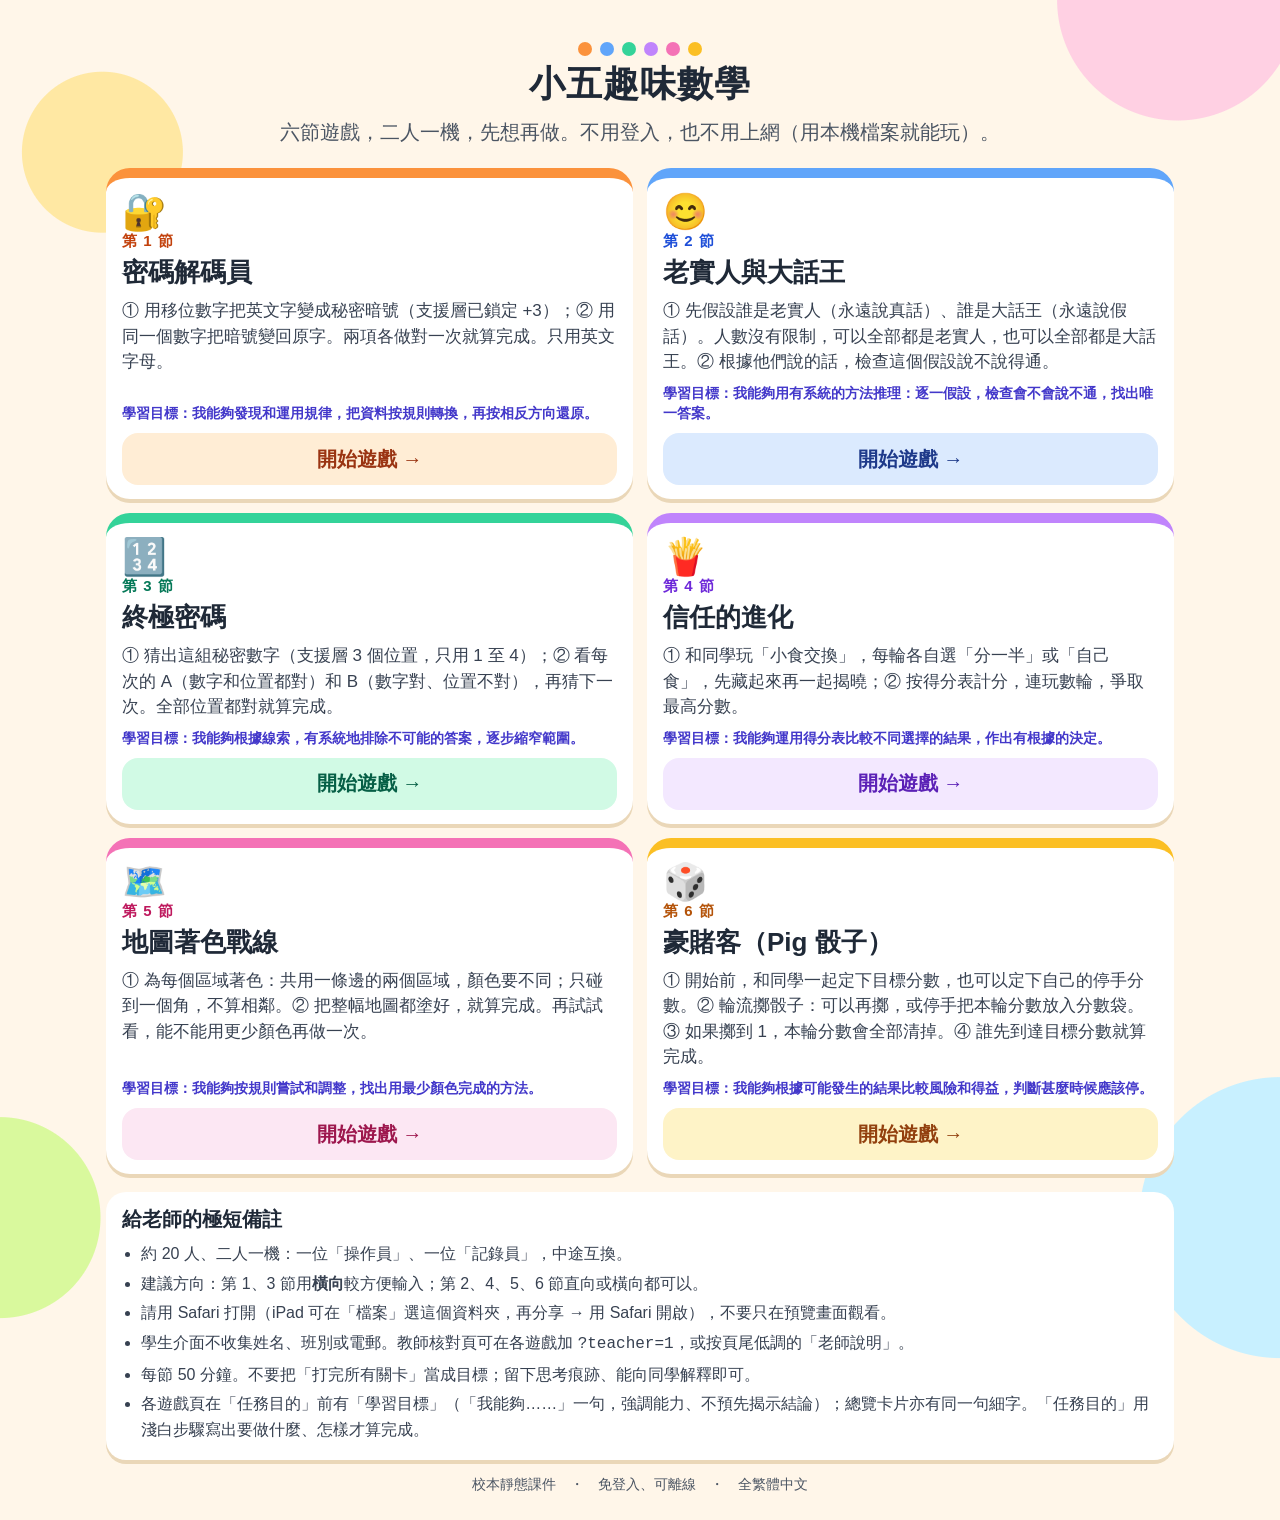
<file: index.html>
<!DOCTYPE html>
<html lang="zh-Hant-HK">
<head>
<meta charset="utf-8">
<meta name="viewport" content="width=device-width, initial-scale=1, viewport-fit=cover">
<meta name="apple-mobile-web-app-capable" content="yes">
<meta name="format-detection" content="telephone=no">
<title>小五趣味數學｜六節總覽</title>
<link rel="stylesheet" href="css/common.css">
<style>
body{background:
  radial-gradient(circle at 8% 10%,#ffe8a3 0 80px,transparent 81px),
  radial-gradient(circle at 92% 0%,#ffd0e3 0 120px,transparent 121px),
  radial-gradient(circle at 100% 80%,#c8f0ff 0 140px,transparent 141px),
  radial-gradient(circle at 0% 80%,#d9f99d 0 100px,transparent 101px),
  var(--bg)}
.hero{text-align:center;padding:18px 8px 8px}
.hero h1{margin:0;font-size:36px;letter-spacing:1px}
.hero p{margin:8px auto 0;max-width:720px;font-size:20px;line-height:1.55;color:var(--muted)}
.dots{display:flex;gap:8px;justify-content:center;margin:12px 0 4px}
.dots i{width:14px;height:14px;border-radius:50%;display:block}
.grid{display:grid;grid-template-columns:repeat(2,minmax(0,1fr));gap:14px;margin-top:12px}
@media (max-width:720px){.grid{grid-template-columns:1fr}.hero h1{font-size:30px}}
.gc{display:flex;flex-direction:column;background:#fff;border-radius:24px;padding:16px 16px 14px;box-shadow:var(--shadow);border-top:10px solid #fb923c;min-height:0;text-decoration:none;color:inherit}
.gc:active{transform:translateY(2px)}
.gc .num{font-weight:900;font-size:15px;letter-spacing:1px}
.gc h2{margin:4px 0 8px;font-size:26px}
.gc .goal{flex:1;font-size:17px;line-height:1.5;color:#374151;margin:0 0 8px}
.gc .obj{margin:0 0 10px;font-size:14px;line-height:1.45;color:#4338ca;font-weight:600}
.gc .obj .k{font-weight:800}
.gc .go{min-height:52px;border-radius:16px;font-size:20px;font-weight:800;display:flex;align-items:center;justify-content:center;background:#fff7ed}
.gc.s1{border-color:#fb923c}.gc.s1 .num{color:#c2410c}.gc.s1 .go{background:#ffedd5;color:#9a3412}
.gc.s2{border-color:#60a5fa}.gc.s2 .num{color:#1d4ed8}.gc.s2 .go{background:#dbeafe;color:#1e3a8a}
.gc.s3{border-color:#34d399}.gc.s3 .num{color:#047857}.gc.s3 .go{background:#d1fae5;color:#065f46}
.gc.s4{border-color:#c084fc}.gc.s4 .num{color:#6d28d9}.gc.s4 .go{background:#f3e8ff;color:#5b21b6}
.gc.s5{border-color:#f472b6}.gc.s5 .num{color:#be185d}.gc.s5 .go{background:#fce7f3;color:#9d174d}
.gc.s6{border-color:#fbbf24}.gc.s6 .num{color:#b45309}.gc.s6 .go{background:#fef3c7;color:#92400e}
.ico{font-size:36px;line-height:1;margin-bottom:2px}
.notes{margin-top:18px;background:#fff;border-radius:20px;padding:14px 16px;box-shadow:var(--shadow)}
.notes h2{margin:0 0 8px;font-size:20px}
.notes ul{margin:0;padding-left:1.2em;font-size:16px;line-height:1.6;color:#374151}
.notes li{margin:4px 0}
</style>
</head>
<body>
<noscript><div class="noscript">請用 Safari 打開這個檔案（不要只在對話預覽裡觀看）。本網站需要瀏覽器執行，才能進入遊戲。</div></noscript>
<div class="app">
  <header class="hero">
    <div class="dots">
      <i style="background:#fb923c"></i><i style="background:#60a5fa"></i><i style="background:#34d399"></i>
      <i style="background:#c084fc"></i><i style="background:#f472b6"></i><i style="background:#fbbf24"></i>
    </div>
    <h1>小五趣味數學</h1>
    <p>六節遊戲，二人一機，先想再做。不用登入，也不用上網（用本機檔案就能玩）。</p>
  </header>

  <div class="grid">
    <a class="gc s1" href="01-cipher/index.html">
      <div class="ico" aria-hidden="true">🔐</div>
      <div class="num">第 1 節</div>
      <h2>密碼解碼員</h2>
      <p class="goal">① 用移位數字把英文字變成秘密暗號（支援層已鎖定 +3）；② 用同一個數字把暗號變回原字。兩項各做對一次就算完成。只用英文字母。</p>
      <p class="obj"><span class="k">學習目標：</span>我能夠發現和運用規律，把資料按規則轉換，再按相反方向還原。</p>
      <div class="go">開始遊戲 →</div>
    </a>
    <a class="gc s2" href="02-knights/index.html">
      <div class="ico" aria-hidden="true">😊</div>
      <div class="num">第 2 節</div>
      <h2>老實人與大話王</h2>
      <p class="goal">① 先假設誰是老實人（永遠說真話）、誰是大話王（永遠說假話）。人數沒有限制，可以全部都是老實人，也可以全部都是大話王。② 根據他們說的話，檢查這個假設說不說得通。</p>
      <p class="obj"><span class="k">學習目標：</span>我能夠用有系統的方法推理：逐一假設，檢查會不會說不通，找出唯一答案。</p>
      <div class="go">開始遊戲 →</div>
    </a>
    <a class="gc s3" href="03-1a2b/index.html">
      <div class="ico" aria-hidden="true">🔢</div>
      <div class="num">第 3 節</div>
      <h2>終極密碼</h2>
      <p class="goal">① 猜出這組秘密數字（支援層 3 個位置，只用 1 至 4）；② 看每次的 A（數字和位置都對）和 B（數字對、位置不對），再猜下一次。全部位置都對就算完成。</p>
      <p class="obj"><span class="k">學習目標：</span>我能夠根據線索，有系統地排除不可能的答案，逐步縮窄範圍。</p>
      <div class="go">開始遊戲 →</div>
    </a>
    <a class="gc s4" href="04-trust/index.html">
      <div class="ico" aria-hidden="true">🍟</div>
      <div class="num">第 4 節</div>
      <h2>信任的進化</h2>
      <p class="goal">① 和同學玩「小食交換」，每輪各自選「分一半」或「自己食」，先藏起來再一起揭曉；② 按得分表計分，連玩數輪，爭取最高分數。</p>
      <p class="obj"><span class="k">學習目標：</span>我能夠運用得分表比較不同選擇的結果，作出有根據的決定。</p>
      <div class="go">開始遊戲 →</div>
    </a>
    <a class="gc s5" href="05-map-coloring/index.html">
      <div class="ico" aria-hidden="true">🗺️</div>
      <div class="num">第 5 節</div>
      <h2>地圖著色戰線</h2>
      <p class="goal">① 為每個區域著色：共用一條邊的兩個區域，顏色要不同；只碰到一個角，不算相鄰。② 把整幅地圖都塗好，就算完成。再試試看，能不能用更少顏色再做一次。</p>
      <p class="obj"><span class="k">學習目標：</span>我能夠按規則嘗試和調整，找出用最少顏色完成的方法。</p>
      <div class="go">開始遊戲 →</div>
    </a>
    <a class="gc s6" href="06-pig/index.html">
      <div class="ico" aria-hidden="true">🎲</div>
      <div class="num">第 6 節</div>
      <h2>豪賭客（Pig 骰子）</h2>
      <p class="goal">① 開始前，和同學一起定下目標分數，也可以定下自己的停手分數。② 輪流擲骰子：可以再擲，或停手把本輪分數放入分數袋。③ 如果擲到 1，本輪分數會全部清掉。④ 誰先到達目標分數就算完成。</p>
      <p class="obj"><span class="k">學習目標：</span>我能夠根據可能發生的結果比較風險和得益，判斷甚麼時候應該停。</p>
      <div class="go">開始遊戲 →</div>
    </a>
  </div>

  <section class="notes" id="teacherNotes">
    <h2>給老師的極短備註</h2>
    <ul>
      <li>約 20 人、二人一機：一位「操作員」、一位「記錄員」，中途互換。</li>
      <li>建議方向：第 1、3 節用<strong>橫向</strong>較方便輸入；第 2、4、5、6 節直向或橫向都可以。</li>
      <li>請用 Safari 打開（iPad 可在「檔案」選這個資料夾，再分享 → 用 Safari 開啟），不要只在預覽畫面觀看。</li>
      <li>學生介面不收集姓名、班別或電郵。教師核對頁可在各遊戲加 <code>?teacher=1</code>，或按頁尾低調的「老師說明」。</li>
      <li>每節 50 分鐘。不要把「打完所有關卡」當成目標；留下思考痕跡、能向同學解釋即可。</li>
      <li>各遊戲頁在「任務目的」前有「學習目標」（「我能夠……」一句，強調能力、不預先揭示結論）；總覽卡片亦有同一句細字。「任務目的」用淺白步驟寫出要做什麼、怎樣才算完成。</li>
    </ul>
  </section>
  <footer class="site">校本靜態課件　・　免登入、可離線　・　全繁體中文</footer>
</div>
</body>
</html>
</file>
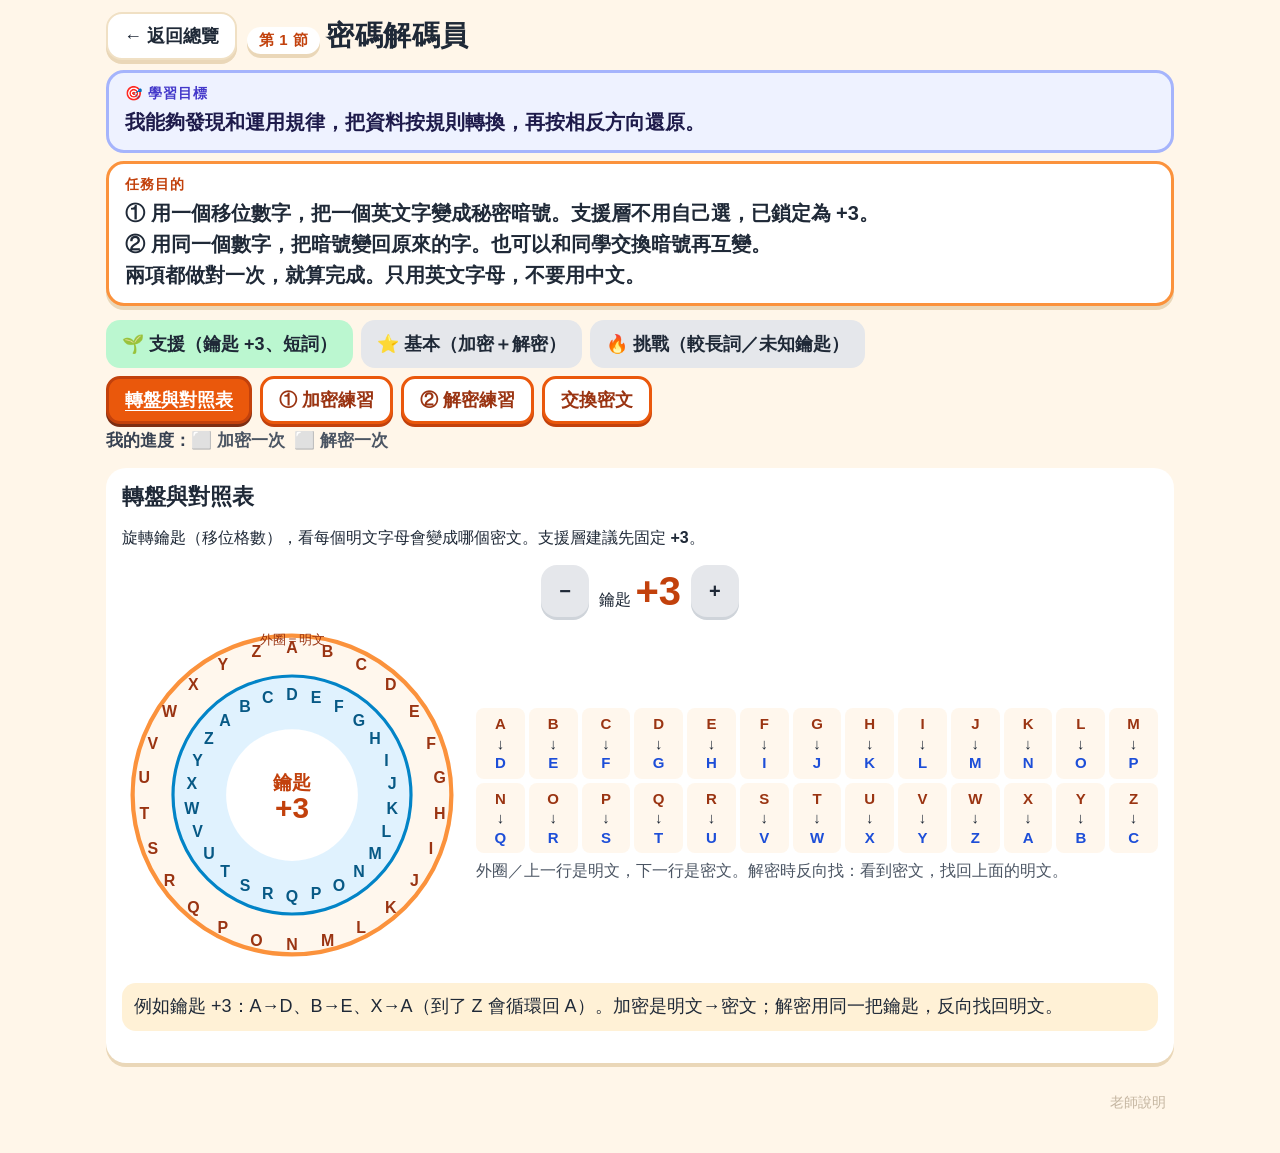
<file: 01-cipher/index.html>
<!DOCTYPE html>
<html lang="zh-Hant-HK">
<head>
<meta charset="utf-8">
<meta name="viewport" content="width=device-width, initial-scale=1, viewport-fit=cover">
<meta name="apple-mobile-web-app-capable" content="yes">
<title>第 1 節　密碼解碼員</title>
<link rel="stylesheet" href="../css/common.css">
<style>
.wheel-wrap{display:flex;flex-wrap:wrap;gap:14px;align-items:center;justify-content:center}
#wheel{width:min(100%,340px);height:auto;aspect-ratio:1/1;min-height:220px;touch-action:manipulation}
.legend{flex:1;min-width:240px}
.pair{display:grid;grid-template-columns:repeat(13,1fr);gap:4px;font-weight:800;text-align:center;font-size:15px}
.pair div{background:#fff7ed;border-radius:8px;padding:6px 0;line-height:1.3}
.pair .from{color:#9a3412}
.pair .to{color:#1d4ed8}
.shift-box{display:flex;align-items:center;justify-content:center;gap:10px;margin:8px 0}
.shift-box .n{font-size:40px;font-weight:900;min-width:64px;text-align:center;color:#c2410c}
.tabs{display:flex;flex-wrap:wrap;gap:8px;margin:8px 0 4px}
.tab{min-height:48px;padding:8px 16px;border-radius:14px;font-size:18px;font-weight:800;background:#fff;color:#9a3412;border:3px solid #ea580c;box-shadow:0 3px 0 #c2410c;cursor:pointer}
.tab.on{background:#ea580c;color:#fff;border-color:#c2410c;font-weight:900;text-decoration:underline;text-underline-offset:4px;box-shadow:0 3px 0 #7c2d12}
.tab:active{transform:translateY(2px);box-shadow:0 1px 0 #c2410c}
.letters{display:flex;flex-wrap:wrap;gap:6px;justify-content:center}
.letters button{width:44px;height:44px;min-height:44px;border-radius:10px;font-size:18px;font-weight:900;background:#fff;border:2px solid #e7d3ae}
.letters button.on{background:#fb923c;color:#fff;border-color:#c2410c}
.slot-row{display:flex;flex-wrap:wrap;gap:8px;justify-content:center;margin:10px 0}
.slot{width:52px;height:58px;border:3px solid #e7d3ae;border-radius:12px;font-size:28px;font-weight:900;text-align:center;text-transform:uppercase;padding:0}
.slot.ok{border-color:#059669;background:#ecfdf5}
.slot.bad{border-color:#e11d48;background:#fff1f2}
.src{font-size:36px;font-weight:900;letter-spacing:.2em;text-align:center;margin:6px 0}
.slip{background:#fffbeb;border:4px dashed #f59e0b;border-radius:20px;padding:18px;text-align:center}
.slip .big{font-size:40px;font-weight:900;letter-spacing:.2em;margin:8px 0}
.swap-steps{display:flex;flex-wrap:wrap;gap:8px;margin:4px 0 12px;padding:0;list-style:none;cursor:default;-webkit-user-select:none;user-select:none}
.swap-steps .st{flex:1;min-width:140px;min-height:48px;padding:8px 10px;border-radius:14px;background:#fff7ed;color:#9a3412;font-weight:700;font-size:16px;line-height:1.35;display:flex;align-items:center;justify-content:center;text-align:center;box-shadow:none;border:2px solid #fed7aa;cursor:default;pointer-events:none;outline:none}
.swap-steps .st.on{background:#fdba74;border-color:#c2410c;color:#7c2d12;font-weight:900}
.hidekey-opt{display:flex;align-items:center;gap:10px;min-height:48px;margin:10px 0;padding:8px 12px;border:2px solid #e7d3ae;border-radius:14px;font-size:18px;font-weight:700;cursor:pointer;background:#fff}
.hidekey-opt input{width:24px;height:24px;flex-shrink:0}
.pig-grid{display:grid;grid-template-columns:repeat(13,1fr);gap:8px}
.pig-cell{background:#fff;border:2px solid #e7d3ae;border-radius:10px;padding:6px;text-align:center;font-weight:800}
.pig-cell svg{width:40px;height:40px;margin:0 auto}
.warn-han{background:#fff1f2;border:3px solid #fb7185;border-radius:14px;padding:10px 12px;font-size:18px;margin:8px 0}
.progress{display:block;margin:2px 0 14px;padding:0;border:none;background:transparent;box-shadow:none;font-size:17px;line-height:1.55;font-weight:600;color:#4b5563;cursor:default;-webkit-user-select:none;user-select:none}
.progress .progress-title{font-weight:700;color:#374151}
.progress .prog-item{display:inline;margin:0 .55em 0 0;padding:0;border:none;border-radius:0;background:none;box-shadow:none;font-weight:600;color:#4b5563;cursor:default}
.progress .prog-item.done{color:#047857;font-weight:800}
.sr-only{position:absolute;width:1px;height:1px;padding:0;margin:-1px;overflow:hidden;clip:rect(0,0,0,0);white-space:nowrap;border:0}
</style>
</head>
<body>
<noscript><div class="noscript">請用 Safari 打開這個檔案（不要只在對話預覽裡觀看）。本遊戲需要瀏覽器執行。</div></noscript>
<div class="app">
  <div class="topbar">
    <a class="back" href="../index.html">← 返回總覽</a>
    <div class="brand"><h1><span class="lesson">第 1 節</span>密碼解碼員</h1></div>
  </div>
  <div class="learn-goal" role="note">
    <div class="lab">🎯 學習目標</div>
    <p>我能夠發現和運用規律，把資料按規則轉換，再按相反方向還原。</p>
  </div>
  <div class="mission">
    <div class="lab">任務目的</div>
    <p>① 用一個移位數字，把一個英文字變成秘密暗號。支援層不用自己選，已鎖定為 +3。<br>② 用同一個數字，把暗號變回原來的字。也可以和同學交換暗號再互變。<br>兩項都做對一次，就算完成。只用英文字母，不要用中文。</p>
  </div>

  <div class="levels" id="levels">
    <button class="lv on" data-l="support">🌱 支援（鑰匙 +3、短詞）</button>
    <button class="lv" data-l="basic">⭐ 基本（加密＋解密）</button>
    <button class="lv" data-l="challenge">🔥 挑戰（較長詞／未知鑰匙）</button>
  </div>
  <div class="tabs" id="tabs" role="tablist" aria-label="練習分頁"></div>
  <p class="progress" id="progress" role="status" aria-live="polite" aria-atomic="true"></p>
  <div id="main"></div>

  <footer class="teacher-entry"><button class="tbtn" id="teacherBtn">老師說明</button></footer>
</div>
<div class="overlay hidden" id="ov"><div class="card" id="ovCard"></div></div>
<script src="../js/common.js"></script>
<script>
const ALPHA="ABCDEFGHIJKLMNOPQRSTUVWXYZ";
const state={level:"support",shift:3,mode:"wheel",doneEnc:false,doneDec:false,pick:-1,slots:[],secret:"",showAns:false};
const WORDS={
  support:["CAT","DOG","SUN","MAP","HAT","BUS","PEN","RED","BOOK","FISH"],
  basic:["HELLO","APPLE","MATH","WATER","HOUSE","SMILE","CLOUD","BREAD"],
  challenge:["GOODLUCK","WELLDONE","TRYAGAIN","MATHISFUN","PLAYFAIR"]
};
const TEACHER_SECRET={cipher:"ZHOFRPH",shift:3,plain:"WELCOME"}; // 全班密語彩蛋，無個人資料

function hasHan(s){return /[\u3400-\u9FFF]/.test(s);}
function onlyAZ(s){return (s||"").toUpperCase().replace(/[^A-Z]/g,"");}
function caesar(text,shift,decode){
  const n=((Number(shift)||0)%26+26)%26;
  const k=decode?(26-n)%26:n;
  let out="",hadHan=hasHan(text),skipped=false;
  for(const raw of text){
    const ch=raw.toUpperCase();
    if(ch>="A"&&ch<="Z") out+=String.fromCharCode((ch.charCodeAt(0)-65+k)%26+65);
    else if(/\s/.test(raw)) skipped=true;
    else if(!hasHan(raw)) skipped=true;
  }
  return {out,hadHan,skipped};
}
function hanWarn(){return `<div class="warn-han">凱撒密碼只處理 26 個大寫英文字母（A–Z），<b>不能直接加密漢字</b>。請改用短英文單詞，例如 MATH、HELLO、APPLE。</div>`;}

function renderTabs(){
  const tabs=[
    {id:"wheel",n:"轉盤與對照表"},
    {id:"enc",n:"① 加密練習"},
    {id:"dec",n:"② 解密練習"},
    {id:"swap",n:"交換密文"}
  ];
  if(state.level==="challenge") tabs.push({id:"unknown",n:"未知鑰匙"},{id:"pigpen",n:"豬圈延伸"});
  const el=$("tabs");el.innerHTML="";
  tabs.forEach(t=>{
    const b=document.createElement("button");
    b.type="button";
    b.className="tab"+(state.mode===t.id?" on":"");
    b.textContent=t.n;
    b.setAttribute("role","tab");
    b.setAttribute("aria-selected",state.mode===t.id?"true":"false");
    b.onclick=()=>{state.mode=t.id;state.showAns=false;render();};
    el.appendChild(b);
  });
  if(!tabs.some(t=>t.id===state.mode)) state.mode="wheel";
}

function shiftButtons(lock){
  const can=!(lock&&state.level==="support");
  return `<div class="shift-box">
    <button class="btn" id="shMinus" ${can?"":"disabled"}>−</button>
    <div>鑰匙 <span class="n" id="shN">+${state.shift}</span></div>
    <button class="btn" id="shPlus" ${can?"":"disabled"}>+</button>
  </div>`;
}
function bindShift(){
  const set=d=>{state.shift=Math.max(1,Math.min(25,state.shift+d));render();};
  if($("shMinus"))$("shMinus").onclick=()=>set(-1);
  if($("shPlus"))$("shPlus").onclick=()=>set(1);
}

function drawWheel(){
  const s=state.shift,cx=160,cy=160,Ro=140,Ri=95;
  let svg=`<svg id="wheel" viewBox="0 0 320 320" width="320" height="320" xmlns="http://www.w3.org/2000/svg" aria-label="凱撒轉盤">
    <circle cx="${cx}" cy="${cy}" r="150" fill="#fff7ed" stroke="#fb923c" stroke-width="4"/>
    <circle cx="${cx}" cy="${cy}" r="112" fill="#e0f2fe" stroke="#0284c7" stroke-width="3"/>
    <circle cx="${cx}" cy="${cy}" r="62" fill="#fff"/>
    <text x="${cx}" y="${cy-6}" text-anchor="middle" font-size="18" font-weight="800" fill="#c2410c">鑰匙</text>
    <text x="${cx}" y="${cy+22}" text-anchor="middle" font-size="28" font-weight="900" fill="#c2410c">+${s}</text>`;
  for(let i=0;i<26;i++){
    const a=(i/26)*Math.PI*2-Math.PI/2;
    const x1=cx+Math.cos(a)*Ro,y1=cy+Math.sin(a)*Ro;
    const x2=cx+Math.cos(a)*Ri,y2=cy+Math.sin(a)*Ri;
    svg+=`<text x="${x1}" y="${y1+6}" text-anchor="middle" font-size="15" font-weight="800" fill="#9a3412">${ALPHA[i]}</text>`;
    const j=(i+s)%26;
    svg+=`<text x="${x2}" y="${y2+6}" text-anchor="middle" font-size="15" font-weight="800" fill="#075985">${ALPHA[j]}</text>`;
  }
  svg+=`<text x="${cx}" y="18" text-anchor="middle" font-size="12" fill="#9a3412">外圈＝明文</text>`;
  svg+=`</svg>`;
  return svg;
}
function tableHtml(){
  const s=state.shift;
  let h='<div class="pair">';
  for(let i=0;i<26;i++){
    h+=`<div><span class="from">${ALPHA[i]}</span><br>↓<br><span class="to">${ALPHA[(i+s)%26]}</span></div>`;
  }
  return h+"</div><p style='margin:8px 0 0;color:#4b5563'>外圈／上一行是明文，下一行是密文。解密時反向找：看到密文，找回上面的明文。</p>";
}

function letterPad(target){
  let h='<div class="letters">';
  for(const ch of ALPHA){
    h+=`<button type="button" data-ch="${ch}">${ch}</button>`;
  }
  h+=`<button type="button" data-ch="⌫">⌫</button></div>`;
  return h;
}

function practiceView(kind){
  const isEnc=kind==="enc";
  const title=isEnc?"① 先自己想，再核對加密":"② 先自己想，再核對解密";
  const srcLabel=isEnc?"明文":"密文";
  const dstLabel=isEnc?"你寫出的密文":"你寫出的明文";
  const src=state.secret;
  const slots=src.split("").map((ch,i)=>`<input class="slot" maxlength="1" inputmode="text" autocomplete="off" autocorrect="off" spellcheck="false" data-i="${i}" value="${state.slots[i]||""}" aria-label="${dstLabel}第${i+1}個字母">`).join("");
  return `<div class="panel">
    <h2>${title}</h2>
    <p>請先用紙筆或轉盤仔細想想，把答案填進空格，再按「核對」。不要還未想就看答案。</p>
    ${state.level==="support"||true?shiftButtons(isEnc||state.level!=="challenge"):""}
    <div class="lab">${srcLabel}</div>
    <div class="src">${src.split("").join(" ")}</div>
    <div class="lab">${dstLabel}</div>
    <div class="slot-row" id="slots">${slots}</div>
    ${letterPad()}
    <div class="btn-row">
      <button class="btn btn-primary" id="checkBtn">✅ 核對</button>
      <button class="btn" id="nextBtn">換一詞</button>
      <button class="btn btn-ghost" id="customBtn">用我們自己的詞</button>
    </div>
    <div class="msg" id="fb">填好空格後按「核對」。本節會略過空格，只處理 A–Z。</div>
  </div>
  <div class="panel"><h3>需要時可看轉盤</h3><div class="wheel-wrap">${drawWheel()}<div class="legend">${tableHtml()}</div></div></div>`;
}

function renderWheel(){
  return `<div class="panel">
    <h2>轉盤與對照表</h2>
    <p>旋轉鑰匙（移位格數），看每個明文字母會變成哪個密文。支援層建議先固定 <b>+3</b>。</p>
    ${shiftButtons(false)}
    <div class="wheel-wrap">${drawWheel()}<div class="legend">${tableHtml()}</div></div>
    <p class="msg">例如鑰匙 +3：A→D、B→E、X→A（到了 Z 會循環回 A）。加密是明文→密文；解密用同一把鑰匙，反向找回明文。</p>
  </div>`;
}

function resetSwap(){
  swap={phase:1,plain:"",cipher:"",shift:state.shift,guess:"",hideKey:false,revealed:false};
}
function swapStepsHtml(cur){
  const items=["① A 秘密加密","② 遮住後交給 B","③ B 解密","④ 一起對答案"];
  return `<div class="swap-steps" role="list" aria-label="交換步驟">${items.map((t,i)=>`<div class="st${i+1===cur?" on":""}" role="listitem"${i+1===cur?" aria-current=\"step\"":""}>${t}</div>`).join("")}</div>`;
}
function clearSwapFields(){
  ["swapPlain","swapCipher","swapGuess"].forEach(id=>{
    const el=$(id); if(!el) return;
    el.value="";
    el.defaultValue="";
    el.setAttribute("placeholder","");
    el.removeAttribute("value");
    el.remove();
  });
}
function bindSwapShift(keep){
  const bump=d=>{
    if(state.level==="support") return;
    state.shift=Math.max(1,Math.min(25,state.shift+d));
    if($("shN")) $("shN").textContent="+"+state.shift;
    if(keep){
      const a=$("swapPlain")&&$("swapPlain").value;
      const c=$("swapCipher")&&$("swapCipher").value;
      const g=$("swapGuess")&&$("swapGuess").value;
      if($("tryOut")) $("tryOut").textContent=caesar(swap.cipher,state.shift,true).out.split("").join(" ");
      if($("shN")) $("shN").textContent="+"+state.shift;
      if(a!==undefined&&$("swapPlain")) $("swapPlain").value=a;
      if(c!==undefined&&$("swapCipher")) $("swapCipher").value=c;
      if(g!==undefined&&$("swapGuess")) $("swapGuess").value=g;
    }
  };
  if($("shMinus")) $("shMinus").onclick=()=>bump(-1);
  if($("shPlus")) $("shPlus").onclick=()=>bump(1);
}
function swapSlip(showKey){
  const key=showKey?`<div>鑰匙　<b>+${swap.shift}</b></div>`:`<div>這次沒有顯示鑰匙，請自己試。</div>`;
  return `<div class="slip"><div>暗號</div><div class="big">${swap.cipher.split("").join(" ")}</div>${key}</div>`;
}
function restartSwap(){
  clearSwapFields();
  resetSwap();
  render();
}

function renderSwap(){
  return `<div class="panel" id="swapBox">
    <h2>交換密文（二人一機）</h2>
    <div id="swapStepsHost"></div>
    <p>二人共用一部 iPad。不要用真實姓名或班號，只用英文字母。</p>
    <div id="swapStep"></div>
  </div>`;
}

let swap={phase:1,plain:"",cipher:"",shift:3,guess:"",hideKey:false,revealed:false};

function renderSwapStep(){
  const box=$("swapStep"); if(!box) return;
  const host=$("swapStepsHost");
  const showKey=!swap.hideKey;
  if(host){
    const cur=swap.phase===1?1:swap.phase===2?2:swap.phase===3?3:4;
    host.innerHTML=swapStepsHtml(cur);
  }
  if(swap.phase===1){
    const hideOpt=state.level==="challenge"?`<label class="hidekey-opt"><input type="checkbox" id="swapHideKey"${swap.hideKey?" checked":""}> 交給同學 B 時不顯示鑰匙（未知鑰匙）</label>`:"";
    box.innerHTML=`${hanWarn()}
      <label class="lab">同學 A：輸入原來的字（短英文單詞）</label>
      <input id="swapPlain" type="text" maxlength="16" placeholder="例如 HELLO" autocomplete="off" autocorrect="off" spellcheck="false">
      ${shiftButtons(true)}
      ${hideOpt}
      <label class="lab">先自己寫出暗號，再核對</label>
      <input id="swapCipher" type="text" maxlength="16" placeholder="你寫出的暗號" autocomplete="off" autocorrect="off" spellcheck="false" style="text-transform:uppercase">
      <div class="btn-row">
        <button class="btn btn-primary" id="swapCheck">✅ 核對加密</button>
      </div>
      <div class="msg" id="swapFb">寫好後按核對。對了以後，再按「遮住，交給同學 B」。</div>`;
    bindSwapShift(true);
    if($("swapHideKey")) $("swapHideKey").onchange=()=>{swap.hideKey=$("swapHideKey").checked;};
    $("swapCheck").onclick=()=>{
      const raw=$("swapPlain").value;
      const p=onlyAZ(raw);
      const g=onlyAZ($("swapCipher").value);
      if($("swapHideKey")) swap.hideKey=$("swapHideKey").checked;
      if(hasHan(raw)){$("swapFb").className="msg warn";$("swapFb").textContent="不能直接加密漢字，請改用英文單詞。";return;}
      if(p.length<2){$("swapFb").className="msg warn";$("swapFb").textContent="請輸入至少 2 個英文字母。";return;}
      const right=caesar(p,state.shift,false).out;
      if(g!==right){$("swapFb").className="msg warn";$("swapFb").textContent="還未相符。再看轉盤，逐個字母試一次。暫時不顯示完整答案。";return;}
      swap.plain=p;swap.cipher=right;swap.shift=state.shift;swap.phase=2;swap.revealed=false;
      state.doneEnc=true;updateProgress();renderSwapStep();
    };
  }else if(swap.phase===2){
    const hideOpt=state.level==="challenge"?`<label class="hidekey-opt"><input type="checkbox" id="swapHideKey"${swap.hideKey?" checked":""}> 交給同學 B 時不顯示鑰匙（未知鑰匙）</label>`:"";
    box.innerHTML=`${hideOpt}
      <p>暗號已核對正確。請先按「遮住，交給同學 B」，才把 iPad 交給同學。</p>
      <div class="lab">原來的字（只有同學 A 看得到，遮住後會清走）</div>
      <div class="src" id="swapPlainPreview">${swap.plain.split("").join(" ")}</div>
      <div class="lab">暗號</div>
      <div class="src">${swap.cipher.split("").join(" ")}</div>
      <div class="lab">鑰匙</div>
      <div class="src">+${swap.shift}</div>
      <div class="btn-row">
        <button class="btn btn-primary" id="swapHide">遮住，交給同學 B</button>
        <button class="btn" id="swapRestart">重新開始</button>
      </div>
      <div class="msg" id="swapFb">按「遮住」後，原來的字會從畫面清走，同學 B 就看不到了。</div>`;
    if($("swapHideKey")) $("swapHideKey").onchange=()=>{swap.hideKey=$("swapHideKey").checked;};
    $("swapHide").onclick=()=>{
      if($("swapHideKey")) swap.hideKey=$("swapHideKey").checked;
      clearSwapFields();
      const prev=$("swapPlainPreview");
      if(prev){prev.textContent="";prev.remove();}
      if(swap.hideKey){
        state.shift=swap.shift===1?2:1;
      }else{
        state.shift=swap.shift;
      }
      swap.phase=3;swap.revealed=false;
      render();
    };
    $("swapRestart").onclick=restartSwap;
  }else if(swap.phase===3){
    const tryBox=swap.hideKey?`${shiftButtons(false)}<label class="lab">用這把鑰匙會得到</label><div class="src" id="tryOut">${caesar(swap.cipher,state.shift,true).out.split("").join(" ")}</div>`:"";
    box.innerHTML=`${swapSlip(showKey)}
      ${tryBox}
      <label class="lab">同學 B：寫出原來的字</label>
      <input id="swapGuess" type="text" maxlength="16" placeholder="你還原的字" autocomplete="off" autocorrect="off" spellcheck="false" style="text-transform:uppercase">
      <div class="btn-row">
        <button class="btn btn-primary" id="swapDec">✅ 核對解密</button>
        <button class="btn" id="swapReveal">揭曉</button>
        <button class="btn" id="swapRestart">重新開始</button>
      </div>
      <div class="msg" id="swapFb">${swap.hideKey?"這次沒有顯示鑰匙，請自己試。答對才計入「解密一次」。按「揭曉」可以看原來的字，但不計入進度。":"請用同一把鑰匙，把暗號變回原來的字。答對才計入「解密一次」。按「揭曉」可以看原來的字，但不計入進度。"}</div>`;
    bindSwapShift(true);
    $("swapDec").onclick=()=>{
      const g=onlyAZ($("swapGuess").value);
      if(g.length<2){$("swapFb").className="msg warn";$("swapFb").textContent="請輸入還原後的英文字，再核對。";return;}
      if(g!==swap.plain){$("swapFb").className="msg warn";$("swapFb").textContent="還未相符。記住：解密要反向移位，到了 A 要循環回 Z。暫時不顯示原來的字。";return;}
      clearSwapFields();
      swap.phase=4;swap.revealed=false;state.doneDec=true;updateProgress();renderSwapStep();
    };
    $("swapReveal").onclick=()=>{
      clearSwapFields();
      swap.phase=4;swap.revealed=true;updateProgress();renderSwapStep();
    };
    $("swapRestart").onclick=restartSwap;
  }else{
    const result=swap.revealed
      ?`已揭曉。暗號 ${swap.cipher}、鑰匙 +${swap.shift}，原來的字是 ${swap.plain}。這次按「揭曉」，不計入「解密一次」。可按「重新開始」換角色再試。`
      :`太好了！暗號 ${swap.cipher}、鑰匙 +${swap.shift}，原來的字是 ${swap.plain}。你們完成了一次加密、一次解密。可按「重新開始」換角色。`;
    box.innerHTML=`<div class="msg ${swap.revealed?"":"ok"}">${result}</div>
      <div class="btn-row"><button class="btn btn-green" id="swapRestart">重新開始</button></div>`;
    $("swapRestart").onclick=restartSwap;
  }
}

function hanBox(){return `<div id="hanNote"></div>`;}

function renderUnknown(){
  const c=state.secret;
  return `<div class="panel">
    <h2>未知鑰匙（自己一把一把試）</h2>
    <p>這裡<b>不會</b>一次試遍 25 種移位。請自己改鑰匙，看看還原後像不像一個英文單詞。</p>
    <div class="src">密文：${c.split("").join(" ")}</div>
    ${shiftButtons(false)}
    <label class="lab">你用這把鑰匙還原得到</label>
    <div class="src" id="tryOut">${caesar(c,state.shift,true).out.split("").join(" ")}</div>
    <p class="msg hint">這只是「用這把鑰匙會得到什麼」。像不像單詞，要你自己判斷。一次只改 1 格。</p>
    <div class="btn-row">
      <button class="btn btn-primary" id="guessKey">我認為鑰匙就是 +${state.shift}</button>
      <button class="btn" id="nextUnk">換一條密文</button>
    </div>
    <div class="msg" id="fb">想好了再按確認。</div>
  </div>`;
}

/* 豬圈：井字格＋X 形，僅作延伸 */
function pigPath(ch){
  const i=ALPHA.indexOf(ch);
  const cell=i<9?i:i<18?i-9:null;
  const dotted=i>=9&&i<18;
  const xI=i>=18?i-18:null; // 0-7 : S-Z , first 4 no dot, next 4 dotted
  let d="";
  if(cell!==null){
    const r=Math.floor(cell/3),c=cell%3;
    // 井字格：角落只有兩條邊，中央有四條邊
    const has={l:c!==0,r:c!==2,t:r!==0,b:r!==2};
    const x1=8,y1=8,x2=32,y2=32;
    if(has.l) d+=`M${x1} ${y1}V${y2}`;
    if(has.r) d+=`M${x2} ${y1}V${y2}`;
    if(has.t) d+=`M${x1} ${y1}H${x2}`;
    if(has.b) d+=`M${x1} ${y2}H${x2}`;
    const dot=dotted?`<circle cx="20" cy="20" r="2.6" fill="#1f2937"/>`:"";
    return `<svg viewBox="0 0 40 40" width="40" height="40" aria-hidden="true"><path d="${d}" fill="none" stroke="#1f2937" stroke-width="2.4" stroke-linecap="square"/>${dot}</svg>`;
  }
  // X wedges: 0 top, 1 right, 2 bottom, 3 left, then +4 with dots
  const k=xI%4, dottedX=xI>=4;
  const mid=20;
  let path="";
  if(k===0) path="M8 16 L20 8 L32 16"; // top
  if(k===1) path="M24 8 L32 20 L24 32"; // right
  if(k===2) path="M8 24 L20 32 L32 24"; // bottom
  if(k===3) path="M16 8 L8 20 L16 32"; // left
  const dot=dottedX?`<circle cx="20" cy="20" r="2.6" fill="#1f2937"/>`:"";
  return `<svg viewBox="0 0 40 40" width="40" height="40" aria-hidden="true"><path d="${path}" fill="none" stroke="#1f2937" stroke-width="2.4" stroke-linecap="round" stroke-linejoin="round"/>${dot}</svg>`;
}
function renderPigpen(){
  let grid='<div class="pig-grid">';
  for(const ch of ALPHA){
    grid+=`<div class="pig-cell">${pigPath(ch)}<div>${ch}</div></div>`;
  }
  grid+="</div>";
  return `<div class="panel">
    <h2>豬圈密碼（可選延伸）</h2>
    <p>這不是本節主活動。主活動仍是凱撒的加密與解密。若還有 2–3 分鐘，可以用這張對照表解一個小詞，例如 <b>HI</b>。</p>
    ${grid}
    <label class="lab" style="margin-top:12px">試把符號還原成字母（只寫大寫英文）</label>
    <div style="display:flex;gap:12px;align-items:center;justify-content:center;margin:8px 0">${pigPath("H")}${pigPath("I")}</div>
    <input id="pigGuess" type="text" maxlength="8" placeholder="例如 HI" autocomplete="off" spellcheck="false" style="text-transform:uppercase">
    <div class="btn-row"><button class="btn btn-primary" id="pigCheck">核對</button></div>
    <div class="msg" id="fb">先對照表，再填答案。</div>
  </div>`;
}

function pickWord(){
  const list=WORDS[state.level]||WORDS.basic;
  let w=list[Math.floor(Math.random()*list.length)];
  if(state.mode==="dec"){
    const sh=state.level==="support"?3:state.shift;
    state.shift=sh;
    state.secret=caesar(w,sh,false).out;
    state._plain=w;
  }else if(state.mode==="unknown"){
    const sh=1+Math.floor(Math.random()*8); // 1-9, student tries manually
    if(sh===7&&Math.random()<0.5) {/* still allowed, just not default tool shift */}
    state._plain=w;state._trueShift=sh;state.secret=caesar(w,sh,false).out;state.shift=1;
  }else{
    if(state.level==="support") state.shift=3;
    state.secret=w;state._plain=w;
  }
  state.slots=Array(state.secret.length).fill("");
  state.pick=0;
}

function expected(){
  if(state.mode==="enc") return caesar(state.secret,state.shift,false).out;
  if(state.mode==="dec") return state._plain;
  return "";
}

function bindPractice(){
  bindShift();
  const inputs=[...document.querySelectorAll(".slot")];
  const focus=i=>{if(inputs[i]) inputs[i].focus();};
  inputs.forEach((inp,i)=>{
    inp.addEventListener("input",()=>{
      let v=inp.value.toUpperCase().replace(/[^A-Z]/g,"");
      if(hasHan(inp.value)){inp.value="";$("fb").className="msg warn";$("fb").innerHTML="不能填漢字，請填英文字母。";return;}
      inp.value=v.slice(0,1);state.slots[i]=inp.value;inp.classList.remove("ok","bad");
      if(inp.value&&i+1<inputs.length) focus(i+1);
    });
    inp.addEventListener("focus",()=>state.pick=i);
    inp.addEventListener("keydown",e=>{if(e.key==="Backspace"&&!inp.value&&i>0){focus(i-1);e.preventDefault();}});
  });
  document.querySelectorAll(".letters button").forEach(b=>b.onclick=()=>{
    const ch=b.dataset.ch;
    if(!inputs.length) return;
    if(state.pick<0||state.pick>=inputs.length) state.pick=0;
    if(ch==="⌫"){
      inputs[state.pick].value="";state.slots[state.pick]="";
      if(state.pick>0) state.pick--;
      focus(state.pick);return;
    }
    inputs[state.pick].value=ch;state.slots[state.pick]=ch;inputs[state.pick].classList.remove("ok","bad");
    if(state.pick<inputs.length-1) state.pick++;
    focus(state.pick);
  });
  $("checkBtn").onclick=()=>{
    const got=state.slots.join("");
    const right=expected();
    if(got.length!==right.length||state.slots.some(s=>!s)){$("fb").className="msg warn";$("fb").textContent="請把每個空格都填上一個英文字母，再核對。";return;}
    let ok=true;
    inputs.forEach((inp,i)=>{
      if(state.slots[i]===right[i]) inp.classList.add("ok");
      else{inp.classList.add("bad");ok=false;}
    });
    if(ok){
      $("fb").className="msg ok";
      $("fb").textContent=state.mode==="enc"?`對了！明文 ${state.secret}、鑰匙 +${state.shift}，密文是 ${right}。這一步叫做加密。`:`對了！密文 ${state.secret}、鑰匙 +${state.shift}，明文是 ${right}。這一步叫做解密。`;
      if(state.mode==="enc") state.doneEnc=true; else state.doneDec=true;
      updateProgress();
    }else{
      $("fb").className="msg warn";
      $("fb").textContent="有字母還未對。看看標了紅色的格子，再用轉盤或對照表想一次。暫時不公布完整答案。";
    }
  };
  $("nextBtn").onclick=()=>{pickWord();render();};
  $("customBtn").onclick=()=>{
    openCard(`<h2>用我們自己的詞</h2>
      <p>只可用大寫英文字母，不要用真實姓名、電話或班號。</p>
      ${hanWarn()}
      <input id="customW" type="text" maxlength="16" placeholder="例如 HELLO" autocomplete="off" spellcheck="false">
      <div class="btn-row"><button class="btn btn-primary" id="okC">使用這個詞</button>
      <button class="btn" id="cancelC">取消</button></div>`);
    $("okC").onclick=()=>{
      const raw=$("customW").value;
      if(hasHan(raw)){return;}
      const w=onlyAZ(raw);
      if(w.length<2||w.length>16){return;}
      if(state.mode==="dec"){state._plain=w;state.secret=caesar(w,state.shift,false).out;}
      else{state.secret=w;state._plain=w;}
      state.slots=Array(state.secret.length).fill("");closeCard();render();
    };
    $("cancelC").onclick=closeCard;
  };
}

function updateProgress(){
  const el=$("progress");
  if(!el) return;
  const encMark=state.doneEnc?"✅":"⬜";
  const decMark=state.doneDec?"✅":"⬜";
  const encWord=state.doneEnc?"已完成":"尚未完成";
  const decWord=state.doneDec?"已完成":"尚未完成";
  el.innerHTML=`<span class="progress-title">我的進度：</span>`+
    `<span class="prog-item${state.doneEnc?" done":""}" id="doneEnc"><span aria-hidden="true">${encMark}</span> 加密一次<span class="sr-only">${encWord}</span></span>`+
    `<span class="prog-item${state.doneDec?" done":""}" id="doneDec"><span aria-hidden="true">${decMark}</span> 解密一次<span class="sr-only">${decWord}</span></span>`;
  el.setAttribute("aria-label",`我的進度：加密一次${encWord}，解密一次${decWord}`);
}

function render(){
  if(state.level==="support") state.shift=3;
  renderTabs();
  const main=$("main");
  if(state.mode==="wheel"){main.innerHTML=renderWheel();bindShift();}
  else if(state.mode==="enc"||state.mode==="dec"){
    if(!state.secret) pickWord();
    if(state.mode==="enc"&&state.secret!==state._plain) pickWord();
    if((state.secret||"").length!==(state.slots||[]).length) state.slots=Array(state.secret.length).fill("");
    main.innerHTML=practiceView(state.mode);bindPractice();
  }else if(state.mode==="swap"){main.innerHTML=renderSwap();renderSwapStep();}
  else if(state.mode==="unknown"){
    if(!state._trueShift) pickWord();
    main.innerHTML=renderUnknown();bindShift();
    if($("shMinus")){$("shMinus").onclick=()=>{state.shift=Math.max(1,state.shift-1);render();};}
    if($("shPlus")){$("shPlus").onclick=()=>{state.shift=Math.min(25,state.shift+1);render();};}
    $("guessKey").onclick=()=>{
      if(state.shift===state._trueShift){
        $("fb").className="msg ok";$("fb").textContent=`對了！鑰匙是 +${state._trueShift}，明文是 ${state._plain}。你是自己一把一把試出來的。`;
        state.doneDec=true;updateProgress();
      }else{
        $("fb").className="msg warn";$("fb").textContent="這把鑰匙還原出來的不太像這次的單詞。改一把再試，不要一次試完所有鑰匙。";
      }
    };
    $("nextUnk").onclick=()=>{pickWord();render();};
  }else if(state.mode==="pigpen"){
    main.innerHTML=renderPigpen();
    $("pigCheck").onclick=()=>{
      const g=onlyAZ($("pigGuess").value);
      if(g==="HI"){$("fb").className="msg ok";$("fb").textContent="對了！這就是豬圈密碼的寫法。回到凱撒，才是本節重點。";}
      else{$("fb").className="msg warn";$("fb").textContent="再對照一次表。上面兩個符號分別是哪個字母？";}
    };
  }
  updateProgress();
}

function openTeacher(){
  openCard(`<div class="teacher"><h2>老師說明　第 1 節</h2>
  <h3>學習目標</h3>
  <p>學生頁：「我能夠發現和運用規律，把資料按規則轉換，再按相反方向還原。」</p>
  <h3>任務目的（學生頁）</h3>
  <p>① 用一個移位數字，把一個英文字變成秘密暗號。支援層不用自己選，已鎖定為 +3。<br>② 用同一個數字，把暗號變回原來的字。也可以和同學交換暗號再互變。<br>兩項都做對一次，就算完成。只用英文字母，不要用中文。</p>
  <ul><li>能說出：加密＝按約定規則把明文變成密文；解密＝用同一把鑰匙還原。</li>
  <li>每對都要親手做一次加密、一次解密（可用「交換密文」）。交換時，同學 A 核對暗號正確後須按「遮住，交給同學 B」，原字會從畫面及其他分頁清走，只留下暗號；支援／基本會顯示鑰匙，挑戰層可選「不顯示鑰匙（未知鑰匙）」。同學 B 核對答對才計「解密一次」；按「揭曉」可看原字但不計入進度。可按「重新開始」換角色。</li>
  <li>只處理 26 個大寫拉丁字母；不可直接加密漢字。</li></ul>
  <h3>分層</h3>
  <ul><li>支援：鎖鑰匙 +3，詞長約 3–4，對照表常駐。</li>
  <li>基本：獨立加密一詞、解密一詞或交換密文。</li>
  <li>挑戰：較長詞；或「未知鑰匙」——學生自行改移位，<b>沒有「試遍 25 種」按鈕</b>。豬圈只作延伸。</li></ul>
  <h3>設計取捨</h3>
  <p>練習模式不會一邊打字一邊自動跳答案，必須先填再核對。核對錯誤時只標出個別字母，不一次公布整詞。</p>
  <h3>建議教法</h3>
  <p>先用轉盤示範 CAT、+3 → FDW，再還原。iPad 建議橫向。約第 22 分鐘互換角色。</p>
  <h3>全班密語彩蛋（學生頁看不到）</h3>
  <p>明文 WELCOME，鑰匙 +3，密文 <b>${caesar("WELCOME",3,false).out}</b>。</p>
  <h3>核對用詞庫</h3>
  <p>支援：${WORDS.support.join("、")}。基本：${WORDS.basic.join("、")}。挑戰：${WORDS.challenge.join("、")}。</p>
  <div class="row btn-row"><button class="btn big" id="tClose">關閉</button></div></div>`);
  $("tClose").onclick=closeCard;
}

document.querySelectorAll(".lv").forEach(b=>b.onclick=()=>{
  state.level=b.dataset.l;
  document.querySelectorAll(".lv").forEach(x=>x.classList.toggle("on",x===b));
  if(state.level==="support") state.shift=3;
  if(state.mode==="unknown"||state.mode==="pigpen"){if(state.level!=="challenge") state.mode="enc";}
  resetSwap();
  pickWord();render();
});
$("teacherBtn").onclick=openTeacher;
pickWord();render();
if(isTeacherMode()) openTeacher();

/* 內部自測（僅主控台） */
(function selfTest(){
  const t=[
    ["CAT",3,false,"FDW"],
    ["FDW",3,true,"CAT"],
    ["XYZ",3,false,"ABC"],
    ["ABC",3,true,"XYZ"],
    ["HELLO",1,false,"IFMMP"],
    ["WELCOME",3,false,"ZHOFRPH"]
  ];
  const bad=t.filter(([s,k,d,e])=>caesar(s,k,d).out!==e);
  if(bad.length) console.error("凱撒自測失敗",bad); else console.log("凱撒自測全部通過",t.length);
})();
</script>
</body>
</html>
</file>
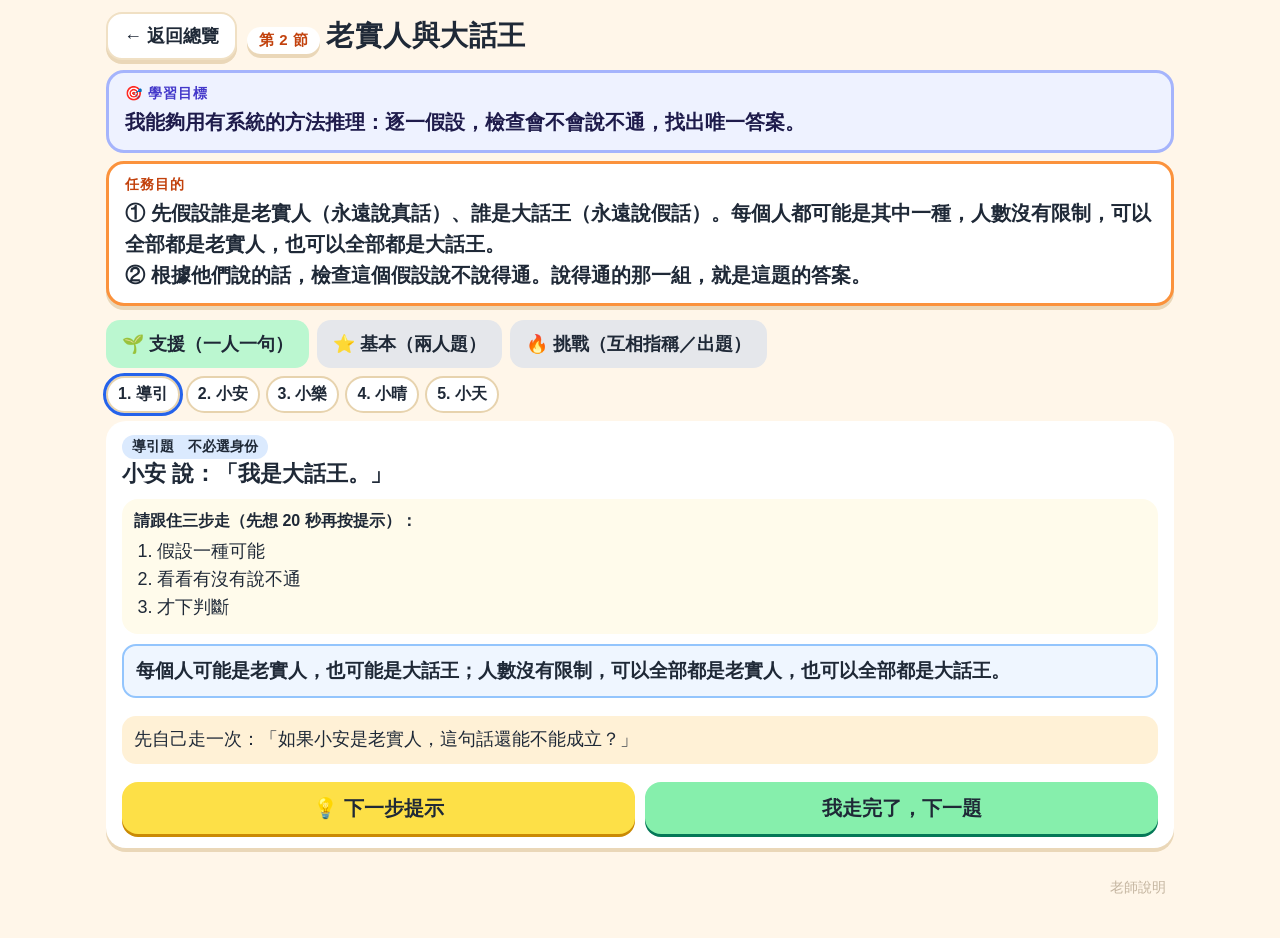
<file: 02-knights/index.html>
<!DOCTYPE html>
<html lang="zh-Hant-HK">
<head>
<meta charset="utf-8">
<meta name="viewport" content="width=device-width, initial-scale=1, viewport-fit=cover">
<meta name="apple-mobile-web-app-capable" content="yes">
<title>第 2 節　老實人與大話王</title>
<link rel="stylesheet" href="../css/common.css">
<style>
.who{display:grid;gap:12px}
.person{background:#fff;border:3px solid #bfdbfe;border-radius:20px;padding:14px}
.person h3{margin:0 0 6px;font-size:24px}
.said{font-size:22px;font-weight:800;background:#eff6ff;border-radius:14px;padding:12px 14px;margin:8px 0}
.choices{display:flex;gap:10px;flex-wrap:wrap}
.choices button{flex:1;min-height:56px;min-width:120px;border-radius:16px;font-size:20px;font-weight:800;border:3px solid #e5e7eb;background:#fff}
.choices button.on.knight{background:#dbeafe;border-color:#2563eb}
.choices button.on.knave{background:#ffe4e6;border-color:#e11d48}
.steps{background:#fffbeb;border-radius:16px;padding:12px;margin:10px 0}
.steps ol{margin:6px 0 0;padding-left:1.3em;font-size:18px;line-height:1.55}
.badge{display:inline-block;font-size:14px;font-weight:800;background:#dbeafe;border-radius:999px;padding:3px 10px}
.done-list{display:flex;flex-wrap:wrap;gap:6px;margin:8px 0}
.done-list span{background:#fff;border-radius:999px;padding:6px 10px;border:2px solid #e7d3ae;font-weight:700}
.done-list span.ok{background:#d1fae5;border-color:#059669}
.hint-done{font-size:18px;font-weight:700;color:#4b5563;margin:8px 0;align-self:center}
.count-rule{font-size:19px;line-height:1.6;font-weight:700;margin:8px 0;background:#eff6ff;border:2px solid #93c5fd;border-radius:14px;padding:10px 12px}
.mission .count-rule{margin:8px 0 0}
</style>
</head>
<body>
<noscript><div class="noscript">請用 Safari 打開這個檔案（不要只在對話預覽裡觀看）。本遊戲需要瀏覽器執行。</div></noscript>
<div class="app">
  <div class="topbar">
    <a class="back" href="../index.html">← 返回總覽</a>
    <div class="brand"><h1><span class="lesson">第 2 節</span>老實人與大話王</h1></div>
  </div>
  <div class="learn-goal" role="note">
    <div class="lab">🎯 學習目標</div>
    <p>我能夠用有系統的方法推理：逐一假設，檢查會不會說不通，找出唯一答案。</p>
  </div>
  <div class="mission">
    <div class="lab">任務目的</div>
    <p>① 先假設誰是老實人（永遠說真話）、誰是大話王（永遠說假話）。每個人都可能是其中一種，人數沒有限制，可以全部都是老實人，也可以全部都是大話王。<br>② 根據他們說的話，檢查這個假設說不說得通。說得通的那一組，就是這題的答案。</p>
  </div>
  <div class="levels">
    <button class="lv on" data-l="support">🌱 支援（一人一句）</button>
    <button class="lv" data-l="basic">⭐ 基本（兩人題）</button>
    <button class="lv" data-l="challenge">🔥 挑戰（互相指稱／出題）</button>
  </div>
  <div class="done-list" id="doneList"></div>
  <div id="main"></div>
  <footer class="teacher-entry"><button class="tbtn" id="teacherBtn">老師說明</button></footer>
</div>
<div class="overlay hidden" id="ov"><div class="card" id="ovCard"></div></div>

<script src="../js/common.js"></script>
<script>
/* 題目均以陳述的可計算模型推導提示、回饋與答案。hints 只引導假設，不直接說出全題答案。 */
const PUZZLES=[
  {id:"t0",level:"support",kind:"guide",title:"導引：先走完兩條假設",
    people:[{id:"a",name:"小安",said:"我是大話王。"}],
    sol:null,
    guide:true},
  {id:"s1",level:"support",title:"一人一句",
    people:[{id:"a",name:"小安",said:"一個星期有七天。"}],
    sol:{a:"knight"}},
  {id:"s2",level:"support",title:"一人一句",
    people:[{id:"a",name:"小樂",said:"三角形有四條邊。"}],
    sol:{a:"knave"}},
  {id:"s3",level:"support",title:"一人一句",
    people:[{id:"a",name:"小晴",said:"香港在南極。"}],
    sol:{a:"knave"}},
  {id:"s4",level:"support",title:"一人一句",
    people:[{id:"a",name:"小天",said:"一天有二十四小時。"}],
    sol:{a:"knight"}},
  {id:"b1",level:"basic",title:"兩人題（一人說話）",
    people:[{id:"a",name:"小明",said:"我們兩個都是大話王。"},{id:"b",name:"小華",said:null}],
    sol:{a:"knave",b:"knight"}},
  {id:"b2",level:"basic",title:"兩人題",
    people:[{id:"a",name:"小明",said:"小華是大話王。"},{id:"b",name:"小華",said:"我們兩個都是大話王。"}],
    sol:{a:"knight",b:"knave"}},
  {id:"b3",level:"basic",title:"兩人題",
    people:[{id:"a",name:"阿樂",said:"阿文是老實人。"},{id:"b",name:"阿文",said:"我們正好是兩種不同的人。"}],
    sol:{a:"knave",b:"knave"}},
  {id:"b4",level:"basic",title:"兩人題",
    people:[{id:"a",name:"小明",said:"小華和我都是老實人。"},{id:"b",name:"小華",said:"小明是大話王。"}],
    sol:{a:"knave",b:"knight"}},
  {id:"c1",level:"challenge",title:"互相指稱",
    people:[{id:"a",name:"阿珍",said:"我們是同一種人。"},{id:"b",name:"阿偉",said:"阿珍是大話王。"}],
    sol:{a:"knave",b:"knight"}},
  {id:"c2",level:"challenge",title:"互相指稱",
    people:[{id:"a",name:"阿珍",said:"阿偉是大話王。"},{id:"b",name:"阿偉",said:"我們是同一種人。"}],
    sol:{a:"knight",b:"knave"}},
  {id:"c3",level:"challenge",title:"互相指稱",
    people:[{id:"a",name:"小海",said:"小河是老實人。"},{id:"b",name:"小河",said:"我們是同一種人。"}],
    sol:{a:"knight",b:"knight"}}
];

const state={level:"support",id:"t0",mark:{},hint:0,best:{},create:null};
const LAB={knight:"老實人",knave:"大話王"};
const COUNT_RULE="每個人可能是老實人，也可能是大話王；人數沒有限制，可以全部都是老實人，也可以全部都是大話王。";
function countRuleHTML(){return `<p class="count-rule">${COUNT_RULE}</p>`;}

function listForLevel(){return PUZZLES.filter(p=>p.level===state.level);}
function cur(){return PUZZLES.find(p=>p.id===state.id)||listForLevel()[0];}

function parseClaim(said, speaker, people){
  if(!said) return null;
  const s=String(said).trim();
  if(s==="我是大話王。"||s==="我是大話王") return {type:"self-knave"};
  if(s==="我是老實人。"||s==="我是老實人") return {type:"self-knight"};
  if(/都是大話王/.test(s)) return {type:"all-knave"};
  if(/都是老實人/.test(s)) return {type:"all-knight"};
  if(/同一種人/.test(s)) return {type:"same"};
  if(/兩種不同/.test(s)) return {type:"diff"};
  const m=s.match(/^(.+?)是(老實人|大話王)。$/);
  if(m && m[1]!=="我"){
    const who=people.find(x=>x.name===m[1]);
    if(!who) return {type:"unknown"};
    return {type:m[2]==="老實人"?"is-knight":"is-knave", whoId:who.id, whoName:who.name};
  }
  if(/一個星期有七天|一天有二十四小時/.test(s)) return {type:"fact", value:true};
  if(/三角形有四條邊|香港在南極/.test(s)) return {type:"fact", value:false};
  return {type:"unknown"};
}
function claimOf(person, people){return parseClaim(person.said, person, people);}

function evalClaim(claim, as, people){
  if(!claim) return null;
  switch(claim.type){
    case "self-knave": return as[claim.speakerId]==="knave";
    case "self-knight": return as[claim.speakerId]==="knight";
    case "all-knave": return people.every(x=>as[x.id]==="knave");
    case "all-knight": return people.every(x=>as[x.id]==="knight");
    case "same": return as[people[0].id]===as[people[1].id];
    case "diff": return as[people[0].id]!==as[people[1].id];
    case "is-knight": return as[claim.whoId]==="knight";
    case "is-knave": return as[claim.whoId]==="knave";
    case "fact": return !!claim.value;
    default: return null;
  }
}
function withSpeaker(claim, person){
  if(!claim) return null;
  const c=Object.assign({},claim);
  c.speakerId=person.id;
  c.speakerName=person.name;
  return c;
}
function stmtContent(person, as, people){
  const c=withSpeaker(claimOf(person, people), person);
  return evalClaim(c, as, people);
}
function speakerFits(person, as, people){
  if(!person.said) return true;
  const content=stmtContent(person, as, people);
  if(content===null) return false;
  return as[person.id]==="knight"?content:!content;
}
function isConsistent(p, as){
  return p.people.every(person=>speakerFits(person, as, p.people));
}
function allAssignments(people){
  const ids=people.map(x=>x.id), out=[];
  const rec=(i,as)=>{
    if(i===ids.length){out.push(Object.assign({},as));return;}
    as[ids[i]]="knight";rec(i+1,as);
    as[ids[i]]="knave";rec(i+1,as);
  };
  rec(0,{});return out;
}
function consistentAssignments(p){
  return allAssignments(p.people).filter(as=>isConsistent(p, as));
}
function uniqueSol(people, pred){
  return allAssignments(people).filter(pred);
}
function assumptionPossible(p, id, type){
  return consistentAssignments(p).some(as=>as[id]===type);
}
function selfContradictory(p, person, type){
  if(!person.said) return false;
  const required=(type==="knight");
  return allAssignments(p.people)
    .filter(as=>as[person.id]===type)
    .every(as=>stmtContent(person, as, p.people)!==required);
}
function claimMentionsSelf(claim, person){
  if(!claim) return false;
  if(claim.type==="self-knave"||claim.type==="self-knight"||claim.type==="all-knave"||claim.type==="all-knight") return true;
  if((claim.type==="is-knave"||claim.type==="is-knight")&&claim.whoId===person.id) return true;
  return false;
}
function contentWhenTrue(claim, person){
  switch(claim&&claim.type){
    case "self-knave": return person.name+"是大話王";
    case "self-knight": return person.name+"是老實人";
    case "all-knave": return "兩個人都是大話王";
    case "all-knight": return "兩個人都是老實人";
    case "same": return "兩個人是同一種人";
    case "diff": return "兩個人是兩種不同的人";
    case "is-knight": return claim.whoName+"是老實人";
    case "is-knave": return claim.whoName+"是大話王";
    default: return "這句話的內容成立";
  }
}
function contentWhenFalse(claim, person){
  switch(claim&&claim.type){
    case "self-knave": return person.name+"不是大話王，也就是老實人";
    case "self-knight": return person.name+"不是老實人，也就是大話王";
    case "all-knave": return "不是兩個人都是大話王，也就是至少有一個人是老實人";
    case "all-knight": return "不是兩個人都是老實人，也就是至少有一個人是大話王";
    case "same": return "兩個人不是同一種人";
    case "diff": return "兩個人不是不同種人，也就是同一種人";
    case "is-knight": return claim.whoName+"不是老實人，也就是大話王";
    case "is-knave": return claim.whoName+"不是大話王，也就是老實人";
    default: return "這句話的內容不成立";
  }
}

function assumeHint(p, person, type){
  const name=person.name;
  const said=person.said;
  const claim=withSpeaker(claimOf(person, p.people), person);
  const possible=assumptionPossible(p, person.id, type);
  const selfContra=selfContradictory(p, person, type);
  const tag=possible?"possible":"contradictory";
  const first=type==="knight"?"先":"再";
  const role=LAB[type];
  const must=type==="knight"?"必須是真的":"必須是假的";
  const preface=`${first}假設${name}是${role}。${role}永遠說${type==="knight"?"真":"假"}話，所以「${said}」${must}。`;
  let text;
  if(claim && claim.type==="fact"){
    if(type==="knight"){
      text=selfContra
        ?`${preface}請看看這句話在現實裏說得通嗎？如果說不通，這條假設就說不通。`
        :`${preface}請看看這句話在現實裏說得通嗎？如果說得通，這條假設就還沒有矛盾。`;
    }else{
      text=selfContra
        ?`${preface}請看看這句話在現實裏是不是不正確。如果它其實是對的，這條假設就說不通。`
        :`${preface}請看看這句話在現實裏是不是不正確。哪一條假設說不通？`;
    }
  }else if(type==="knight" && selfContra && claimMentionsSelf(claim, person)){
    text=`${preface}請看看這句話說了${name}自己是什麼，和「${name}是老實人」這個假設一致嗎？如果已經不一致，這條假設就說不通。`;
  }else if(type==="knave" && selfContra && claim && claim.type==="self-knave"){
    text=`${preface}可是如果${name}真的是大話王，「${said}」就會是真話。大話王不能說真話，所以這條假設也說不通。`;
  }else if(type==="knight"){
    const imply=claim?`也就是${contentWhenTrue(claim, person)}。`:"";
    text=possible
      ?`${preface}${imply}請再檢查其他話（如果有的話）能不能和這個假設同時成立。`
      :`${preface}${imply}請再把其他人說的話一起檢查：那句話的真假，能不能和身份同時成立？如果已經不一致，這條假設就說不通。`;
  }else{
    const imply=claim?`這句話若是假的，就是說${contentWhenFalse(claim, person)}。`:"";
    const otherSpeaks=p.people.some(x=>x.id!==person.id && x.said);
    text=possible
      ?`${preface}${imply}在這個假設下，請想想另一人可以是什麼${otherSpeaks?"，再檢查其他話能不能同時成立":""}。`
      :`${preface}${imply}請再把其他人說的話一起檢查：那句話的真假，能不能和身份同時成立？如果已經不一致，這條假設就說不通。`;
  }
  return {text, assumeId:person.id, assumeType:type, claim:tag};
}

function buildHintSteps(p){
  if(p.guide){
    const A=p.people[0];
    const h1=assumeHint(p, A, "knight");
    const h2=assumeHint(p, A, "knave");
    const h3={
      text:"結論：沒有人會說「我是大話王」。這題不是要你選出一種身份，而是看見「說不通」的力量。",
      assumeId:null, assumeType:null, claim:"none"
    };
    return [h1,h2,h3];
  }
  const speaker=p.people.find(x=>x.said)||p.people[0];
  const steps=[assumeHint(p, speaker, "knight"), assumeHint(p, speaker, "knave")];
  const other=p.people.find(x=>x.id!==speaker.id && x.said);
  if(other){
    steps.push({
      text:`記着：${other.name}說「${other.said}」。無論你假設誰是老實人，都要檢查這句話的真假，能不能和${other.name}的身份同時成立。`,
      assumeId:null, assumeType:null, claim:"none"
    });
  }
  return steps;
}
function hintSteps(p){return buildHintSteps(p).map(s=>s.text);}
function hintText(p,n){
  const steps=hintSteps(p);
  if(n<1||n>steps.length) return "";
  return steps[n-1];
}
function mismatchFeedback(p, as){
  const bits=[];
  for(const person of p.people){
    if(!person.said) continue;
    const content=stmtContent(person, as, p.people);
    const typ=as[person.id];
    if(typ==="knight" && content===false){
      if(claimOf(person, p.people).type==="fact"){
        bits.push(`在你的選擇下，${person.name}是老實人，應該說真話，可是「${person.said}」這句話的內容並不正確。`);
      }else{
        bits.push(`在你的選擇下，${person.name}是老實人，應該說真話，可是「${person.said}」並不成立。`);
      }
    }else if(typ==="knave" && content===true){
      if(claimOf(person, p.people).type==="fact"){
        bits.push(`在你的選擇下，${person.name}是大話王，應該說假話，可是「${person.said}」這句話的內容是對的。`);
      }else{
        bits.push(`在你的選擇下，${person.name}是大話王，應該說假話，可是「${person.said}」卻是成立的。`);
      }
    }
  }
  if(!bits.length) return "這個組合還有說不通的地方。請再檢查每句話的真假，能不能和說話者的身份同時成立。這裡不會公布答案。";
  return bits.join("")+"這裡不會公布答案。";
}

function claimFromCreatorKind(kind, me, ot, people){
  if(!kind||kind==="silent") return null;
  if(kind==="both-knave") return {type:"all-knave"};
  if(kind==="both-knight") return {type:"all-knight"};
  if(kind==="same") return {type:"same"};
  if(kind==="diff") return {type:"diff"};
  if(kind==="b-knight"||kind==="a-knight") return {type:"is-knight", whoId:ot, whoName:people.find(x=>x.id===ot).name};
  if(kind==="b-knave"||kind==="a-knave") return {type:"is-knave", whoId:ot, whoName:people.find(x=>x.id===ot).name};
  return {type:"unknown"};
}
function creatorConsistent(kindA, kindB, as, people){
  const A=people[0], B=people[1];
  const cA=withSpeaker(claimFromCreatorKind(kindA, A.id, B.id, people), A);
  const cB=kindB==="silent"?null:withSpeaker(claimFromCreatorKind(kindB, B.id, A.id, people), B);
  const fit=(person, claim)=>{
    if(!claim) return true;
    const content=evalClaim(claim, as, people);
    if(content===null) return false;
    return as[person.id]==="knight"?content:!content;
  };
  return fit(A,cA)&&fit(B,cB);
}

function runLogicAudit(){
  const fails=[];
  const per=[];
  PUZZLES.forEach(p=>{
    for(const person of p.people){
      if(!person.said) continue;
      const c=claimOf(person, p.people);
      if(!c||c.type==="unknown") fails.push({id:p.id, issue:"陳述無法解析", said:person.said});
    }
    const sols=consistentAssignments(p);
    if(p.guide){
      if(sols.length!==0) fails.push({id:p.id, issue:"導引題應無解", sols});
      per.push({id:p.id, sols:0, ok:sols.length===0});
    }else{
      const ids=p.people.map(x=>x.id);
      const uniq=sols.length===1 && p.sol && ids.every(id=>sols[0][id]===p.sol[id]);
      if(!uniq) fails.push({id:p.id, issue:"答案不唯一或與設定不符", sols, declared:p.sol});
      per.push({id:p.id, sols:sols.length, ok:uniq, sol:sols[0]||null});
    }
    const allAs=allAssignments(p.people);
    if(!allAs.some(as=>p.people.every(x=>as[x.id]==="knight"))||!allAs.some(as=>p.people.every(x=>as[x.id]==="knave"))){
      fails.push({id:p.id, issue:"窮舉未包含全部老實人或全部大話王的組合"});
    }
    const numBias=/一個老實人.{0,6}一個大話王|一個大話王.{0,6}一個老實人|一定是不同|必須一[個位]老實人|必須一[個位]大話王|一定要一[個位]老實人|一正一邪/;
    const texts=buildHintSteps(p).map(h=>h.text);
    if(!p.guide){
      allAs.filter(as=>!isConsistent(p,as)).forEach(as=>texts.push(mismatchFeedback(p,as)));
    }
    texts.forEach((tx,i)=>{
      if(numBias.test(tx)) fails.push({id:p.id, issue:"提示或回饋暗示固定人數組合", step:i+1, text:tx});
    });
    buildHintSteps(p).forEach((h,i)=>{
      if(h.claim==="none"||!h.assumeId) return;
      const possible=assumptionPossible(p, h.assumeId, h.assumeType);
      if(h.claim==="contradictory" && possible) fails.push({id:p.id, issue:"提示聲稱假設說不通，但窮舉仍有解", step:i+1, assume:h.assumeType});
      if(h.claim==="possible" && !possible) fails.push({id:p.id, issue:"提示把假設當成仍可能，但窮舉無解", step:i+1, assume:h.assumeType});
      const bad=["想一想","騎士","無賴","第1課","第2課","第3課"];
      if(bad.some(w=>h.text.includes(w))) fails.push({id:p.id, issue:"提示含禁用詞", step:i+1});
    });
  });
  const ok=!fails.length;
  const summary=ok
    ?"導引題無解；其餘 "+PUZZLES.filter(p=>!p.guide).length+" 題答案唯一且與設定相符；提示中關於假設是否矛盾的敘述與窮舉結果一致。"
    :"發現 "+fails.length+" 項問題。";
  if(ok) console.log("老實人邏輯驗證全部通過", summary);
  else console.error("老實人邏輯驗證失敗", fails);
  return {ok, fails, per, summary};
}
const logicReport=runLogicAudit();

function renderList(){
  const el=$("doneList");el.innerHTML="";
  listForLevel().forEach((p,i)=>{
    const s=document.createElement("span");
    s.textContent=(i+1)+". "+(p.kind==="guide"?"導引":p.people.map(x=>x.name).join("、"));
    if(state.best[p.id]) s.classList.add("ok");
    if(p.id===state.id) s.style.outline="3px solid #2563eb";
    s.style.cursor="pointer";s.onclick=()=>load(p.id);
    el.appendChild(s);
  });
  if(state.level==="challenge"){
    const s=document.createElement("span");s.textContent="＋ 出題給鄰組";
    s.onclick=()=>openCreate();el.appendChild(s);
  }
}

function load(id){
  state.id=id;state.mark={};state.hint=0;render();
}

function personCard(p){
  const mk=state.mark[p.id];
  const said=p.said?`<div class="said">「${p.said}」</div>`:`<div class="said" style="background:#f3f4f6;font-weight:700">（這位沒有說話）</div>`;
  return `<div class="person">
    <h3>${p.name}</h3>${said}
    <div class="choices">
      <button class="knight ${mk==="knight"?"on":""}" data-id="${p.id}" data-v="knight">😊 老實人（永遠說真話）</button>
      <button class="knave ${mk==="knave"?"on":""}" data-id="${p.id}" data-v="knave">🤥 大話王（永遠說假話）</button>
    </div>
  </div>`;
}

function syncHintUI(p){
  const btn=$("hintBtn");
  if(!btn) return;
  const done=state.hint>=hintSteps(p).length;
  btn.disabled=done;
  btn.classList.toggle("hidden",done);
  let note=$("hintDone");
  if(done){
    if(!note){
      note=document.createElement("p");
      note.id="hintDone";
      note.className="hint-done";
      note.textContent="提示已全部顯示";
      btn.parentNode.appendChild(note);
    }
  }else if(note){
    note.remove();
  }
}
function showRevealedHints(p){
  const steps=hintSteps(p);
  const n=Math.min(state.hint,steps.length);
  if($("guideSteps")){
    $("guideSteps").innerHTML="";
    for(let i=0;i<n;i++){
      const d=document.createElement("p");d.className="msg hint";d.textContent=steps[i];$("guideSteps").appendChild(d);
    }
  }else if(n>0&&$("fb")){
    $("fb").className="msg hint";$("fb").textContent=steps[n-1];
  }
  syncHintUI(p);
}

function renderGuide(p){
  return `<div class="panel">
    <div class="badge">導引題　不必選身份</div>
    <h2>${p.people[0].name} 說：「${p.people[0].said}」</h2>
    <div class="steps">
      <b>請跟住三步走（先想 20 秒再按提示）：</b>
      <ol>
        <li>假設一種可能</li>
        <li>看看有沒有說不通</li>
        <li>才下判斷</li>
      </ol>
    </div>
    ${countRuleHTML()}
    <p class="msg" id="fb">先自己走一次：「如果小安是老實人，這句話還能不能成立？」</p>
    <div class="btn-row">
      <button class="btn btn-yellow" id="hintBtn">💡 下一步提示</button>
      <button class="btn btn-green" id="nextBtn">我走完了，下一題</button>
    </div>
    <div id="guideSteps"></div>
  </div>`;
}

function renderPuzzle(p){
  if(p.guide) return renderGuide(p);
  return `<div class="panel">
    <div class="badge">${p.title}</div>
    <h2>他們是老實人還是大話王？</h2>
    <p>先在心裏（或學習單）寫下假設，再點選。提示只幫你按步推理，不會直接告訴答案。</p>
    ${countRuleHTML()}
    <div class="who">${p.people.map(personCard).join("")}</div>
    <div class="btn-row">
      <button class="btn btn-primary" id="checkBtn">✅ 檢查推理</button>
      <button class="btn btn-yellow" id="hintBtn">💡 提示（不給答案）</button>
      <button class="btn" id="nextBtn">下一題</button>
    </div>
    <div class="msg" id="fb">選好每個人的身份後再檢查。</div>
  </div>`;
}

function render(){
  renderList();
  $("main").innerHTML=renderPuzzle(cur());
  bind();
}

function bind(){
  const p=cur();
  document.querySelectorAll(".choices button").forEach(b=>{
    b.onclick=()=>{state.mark[b.dataset.id]=b.dataset.v;render();};
  });
  if($("hintBtn"))$("hintBtn").onclick=()=>{
    const steps=hintSteps(p);
    if(state.hint>=steps.length) return;
    state.hint++;
    const t=steps[state.hint-1];
    if($("guideSteps")){
      const d=document.createElement("p");d.className="msg hint";d.textContent=t;$("guideSteps").appendChild(d);
    }else if($("fb")){
      $("fb").className="msg hint";$("fb").textContent=t;
    }
    syncHintUI(p);
  };
  if($("checkBtn"))$("checkBtn").onclick=()=>check(p);
  if($("nextBtn"))$("nextBtn").onclick=()=>{
    if(p.guide) state.best[p.id]="guide";
    const list=listForLevel();const i=list.findIndex(x=>x.id===p.id);
    load((list[(i+1)%list.length]||list[0]).id);
  };
  showRevealedHints(p);
}

function check(p){
  for(const person of p.people){
    if(!state.mark[person.id]){$("fb").className="msg warn";$("fb").textContent="請先為每一個人選擇「老實人」或「大話王」。";return;}
  }
  if(isConsistent(p, state.mark)){
    state.best[p.id]="ok";
    $("fb").className="msg ok";
    $("fb").textContent="正確！請向同學講講：你先假設了什麼？哪一條假設說不通？";
    renderList();
  }else{
    $("fb").className="msg warn";
    $("fb").textContent=mismatchFeedback(p, state.mark);
  }
}

function openCreate(){
  openCard(`<h2>出題給鄰組</h2>
    <p>請設計一道兩人題，而且必須只有一個合理答案。填好陳述後，按「檢查這題是否只有一個答案」（只告訴你可否出題，不會在作答頁公布答案）。</p>
    ${countRuleHTML()}
    <label class="lab">第一人稱呼</label><input id="n1" value="同學甲" maxlength="8" autocomplete="off">
    <label class="lab">他／她說</label><select id="s1">
      <option value="both-knave">我們兩個都是大話王</option>
      <option value="both-knight">我們兩個都是老實人</option>
      <option value="same">我們是同一種人</option>
      <option value="diff">我們是兩種不同的人</option>
      <option value="b-knight">對方是老實人</option>
      <option value="b-knave">對方是大話王</option>
    </select>
    <label class="lab">第二人稱呼</label><input id="n2" value="同學乙" maxlength="8" autocomplete="off">
    <label class="lab">他／她說</label><select id="s2">
      <option value="silent">（不說話）</option>
      <option value="both-knave">我們兩個都是大話王</option>
      <option value="both-knight">我們兩個都是老實人</option>
      <option value="same">我們是同一種人</option>
      <option value="diff">我們是兩種不同的人</option>
      <option value="a-knight">對方是老實人</option>
      <option value="a-knave">對方是大話王</option>
    </select>
    <div class="btn-row"><button class="btn btn-primary" id="ckUniq">檢查是否只有一個答案</button>
    <button class="btn" id="cClose">關閉</button></div>
    <div class="msg" id="cFb">檢查後才把 iPad 交給鄰組。</div>`);
  $("cClose").onclick=closeCard;
  $("ckUniq").onclick=()=>{
    const n1=($("n1").value||"同學甲").trim()||"同學甲";
    const n2=($("n2").value||"同學乙").trim()||"同學乙";
    const people=[{id:"a",name:n1},{id:"b",name:n2}];
    const s1=$("s1").value,s2=$("s2").value;
    const sols=uniqueSol(people, as=>creatorConsistent(s1,s2,as,people));
    const fb=$("cFb");
    if(sols.length===1){
      fb.className="msg ok";
      fb.textContent="這題恰好只有一個合理答案，可以給鄰組！請準備好「哪一條假設說不通」的解釋。不要告訴他們答案。";
    }else if(sols.length===0){
      fb.className="msg warn";fb.textContent="這題怎麼假設都說不通，請改一改陳述。";
    }else{
      fb.className="msg warn";fb.textContent="這題有超過一種可能，鄰組無法唯一判斷。請改一改其中一句話。";
    }
  };
}

function openTeacher(){
  const rows=PUZZLES.filter(p=>p.sol).map(p=>{
    const ans=p.people.map(x=>x.name+"＝"+(LAB[p.sol[x.id]]||"（無）")).join("，");
    return `<tr><td>${p.level}</td><td>${p.people.map(x=>x.name+"：「"+(x.said||"沒說話")+"」").join("<br>")}</td><td>${ans}</td></tr>`;
  }).join("");
  const r=logicReport;
  const audit=r.ok
    ?`<p>全部通過。${r.summary}</p>`
    :`<p>發現問題：</p><ul>${r.fails.map(f=>`<li>${f.id}：${f.issue}</li>`).join("")}</ul>`;
  openCard(`<div class="teacher"><h2>老師說明　第 2 節</h2>
  <h3>學習目標</h3>
  <p>學生頁：「我能夠用有系統的方法推理：逐一假設，檢查會不會說不通，找出唯一答案。」</p>
  <h3>任務目的（學生頁）</h3>
  <p>① 先假設誰是老實人（永遠說真話）、誰是大話王（永遠說假話）。每個人都可能是其中一種，人數沒有限制，可以全部都是老實人，也可以全部都是大話王。<br>② 根據他們說的話，檢查這個假設說不說得通。說得通的那一組，就是這題的答案。</p>
  <ul><li>分清「若這句為真／為假會怎樣」。</li><li>初步認識：先假設，推出矛盾就排除（簡單反證法）。</li><li>支援與基本不會出現三人群題。</li></ul>
  <h3>學生頁不會一鍵公布答案。</h3>
  <p>下面僅供教師核對。網址加 <code>?teacher=1</code> 可直接打開此頁。</p>
  <table class="t"><tr><th>層</th><th>陳述</th><th>答案</th></tr>${rows}</table>
  <p>導引題「我是大話王」兩種假設都說不通，課堂重點是體驗矛盾，不要求選出一種身份。</p>
  <h3>自動驗證</h3>
  ${audit}
  <div class="btn-row"><button class="btn" id="tClose">關閉</button></div></div>`);
  $("tClose").onclick=closeCard;
}

document.querySelectorAll(".lv").forEach(b=>b.onclick=()=>{
  state.level=b.dataset.l;
  document.querySelectorAll(".lv").forEach(x=>x.classList.toggle("on",x===b));
  load(listForLevel()[0].id);
});
$("teacherBtn").onclick=openTeacher;
render();
if(isTeacherMode()) openTeacher();
</script>
</body>
</html>
</file>
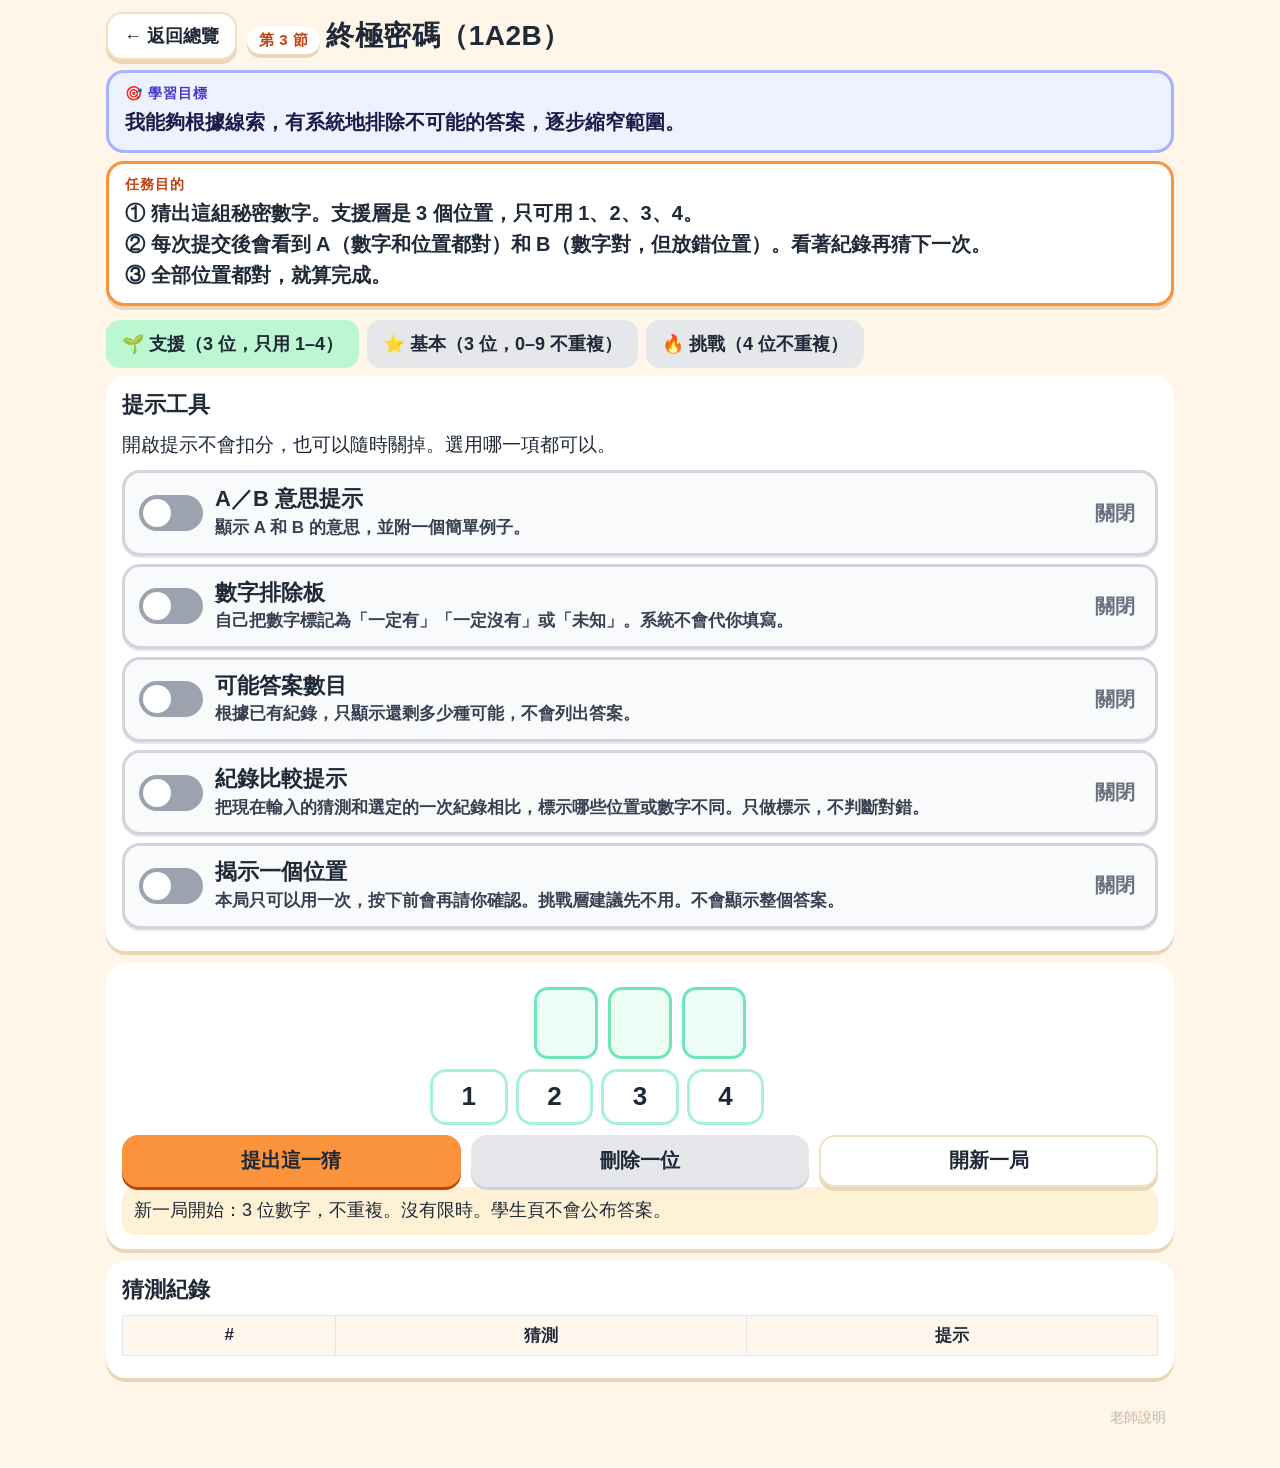
<file: 03-1a2b/index.html>
<!DOCTYPE html>
<html lang="zh-Hant-HK">
<head>
<meta charset="utf-8">
<meta name="viewport" content="width=device-width, initial-scale=1, viewport-fit=cover">
<meta name="apple-mobile-web-app-capable" content="yes">
<title>第 3 節　終極密碼</title>
<link rel="stylesheet" href="../css/common.css">
<style>
.pad{display:grid;grid-template-columns:repeat(5,1fr);gap:8px;max-width:420px;margin:8px auto}
.pad button{min-height:56px;border-radius:16px;font-size:26px;font-weight:900;background:#fff;border:3px solid #a7f3d0}
.pad button:disabled{opacity:.35}
.guess-now{display:flex;gap:10px;justify-content:center;margin:10px 0;flex-wrap:wrap}
.gbox{width:64px;min-height:72px;border:3px solid #6ee7b7;border-radius:14px;font-size:32px;font-weight:900;display:flex;flex-direction:column;align-items:center;justify-content:center;background:#ecfdf5;padding:4px 2px}
.gbox small{font-size:13px;font-weight:800;line-height:1.2;margin-top:2px}
.gbox.diff{border-color:#f59e0b;background:#fffbeb}
.gbox.diff small{color:#b45309}
.hist{width:100%;font-size:20px}
.hist th{background:#d1fae5}
.ab{font-weight:900;color:#047857}
.hist tr.cmp td{background:#fffbeb}
.settings{display:flex;flex-wrap:wrap;gap:10px;align-items:center}
.settings label{display:flex;align-items:center;gap:10px;min-height:48px;font-size:18px;font-weight:700;padding:4px 8px}
.settings input{width:28px;height:28px}
.how{font-size:19px;line-height:1.6;margin:0 0 10px}
.htog{display:flex;align-items:center;gap:12px;width:100%;min-height:72px;padding:12px 14px;border-radius:18px;border:3px solid #d1d5db;background:#f9fafb;text-align:left;margin:8px 0;box-shadow:0 2px 0 #e5e7eb}
.htog.on{border-color:#059669;background:#ecfdf5;box-shadow:0 2px 0 #047857}
.sw{width:64px;height:36px;min-width:64px;border-radius:999px;background:#9ca3af;position:relative;flex-shrink:0}
.htog.on .sw{background:#059669}
.sw i{position:absolute;top:4px;left:4px;width:28px;height:28px;border-radius:50%;background:#fff;display:block;transition:left .15s}
.htog.on .sw i{left:32px}
.ht-text{flex:1;min-width:0}
.ht-text strong{display:block;font-size:22px;font-weight:900;line-height:1.3}
.ht-text span{display:block;font-size:17px;font-weight:600;line-height:1.45;color:#374151;margin-top:2px}
.ht-state{font-weight:900;font-size:20px;min-width:52px;text-align:center;color:#6b7280;flex-shrink:0}
.htog.on .ht-state{color:#047857}
.hint-box{margin-top:12px;background:#f0fdf4;border:3px solid #86efac;border-radius:18px;padding:14px 16px}
.hint-box h3{margin:0 0 8px;font-size:22px}
.hint-box p{font-size:20px;line-height:1.65;margin:6px 0}
.ex{background:#fff;border-radius:14px;padding:10px 12px;font-size:20px;line-height:1.65;margin:8px 0 0}
.board{display:flex;flex-wrap:wrap;gap:10px;justify-content:center;margin:8px 0}
.cell{width:92px;min-height:88px;border-radius:16px;border:3px solid #d1d5db;background:#fff;font-weight:900;display:flex;flex-direction:column;align-items:center;justify-content:center;padding:8px 4px;line-height:1.2}
.cell .d{font-size:30px}
.cell .st{font-size:15px;margin-top:4px}
.cell.have{border-color:#059669;background:#d1fae5;color:#065f46}
.cell.no{border-color:#e11d48;background:#ffe4e6;color:#9f1239}
.cell.no .d{text-decoration:line-through}
.cell.unk{border-color:#9ca3af;background:#f9fafb;color:#374151}
.remain-big{font-size:28px;font-weight:900;text-align:center;padding:10px;color:#047857}
.cmp-pick{display:flex;flex-wrap:wrap;gap:8px;margin:8px 0}
.cmp-pick button{min-height:48px;padding:8px 14px;border-radius:14px;border:3px solid #d1d5db;background:#fff;font-size:18px;font-weight:800}
.cmp-pick button.on{border-color:#d97706;background:#fffbeb}
.cmp-sum{font-size:20px;line-height:1.6;margin:8px 0;background:#fff;border-radius:14px;padding:10px 12px}
.cmp-sum ul{margin:6px 0 0;padding-left:1.2em}
.rev-btns{display:flex;flex-wrap:wrap;gap:8px;margin:8px 0}
.rev-btns button{min-height:52px;padding:8px 16px;border-radius:14px;font-size:20px;font-weight:800;background:#fff;border:3px solid #6ee7b7}
.rev-btns button:disabled{opacity:.45}
.rev-note{font-size:18px;color:#4b5563;background:#fff;border-radius:12px;padding:8px 10px}
.used-note{font-weight:800}
</style>
</head>
<body>
<noscript><div class="noscript">請用 Safari 打開這個檔案（不要只在對話預覽裡觀看）。本遊戲需要瀏覽器執行。</div></noscript>
<div class="app">
  <div class="topbar">
    <a class="back" href="../index.html">← 返回總覽</a>
    <div class="brand"><h1><span class="lesson">第 3 節</span>終極密碼（1A2B）</h1></div>
  </div>
  <div class="learn-goal" role="note">
    <div class="lab">🎯 學習目標</div>
    <p>我能夠根據線索，有系統地排除不可能的答案，逐步縮窄範圍。</p>
  </div>
  <div class="mission">
    <div class="lab">任務目的</div>
    <p>① 猜出這組秘密數字。支援層是 3 個位置，只可用 1、2、3、4。<br>② 每次提交後會看到 A（數字和位置都對）和 B（數字對，但放錯位置）。看著紀錄再猜下一次。<br>③ 全部位置都對，就算完成。</p>
  </div>
  <div class="levels">
    <button class="lv on" data-l="support">🌱 支援（3 位，只用 1–4）</button>
    <button class="lv" data-l="basic">⭐ 基本（3 位，0–9 不重複）</button>
    <button class="lv" data-l="challenge">🔥 挑戰（4 位不重複）</button>
  </div>
  <div class="panel settings hidden" id="chalSettings">
    <label id="repLab"><input type="checkbox" id="allowRep"> 允許數字重複（挑戰加料）</label>
    <label id="limLab"><input type="checkbox" id="limit5"> 只准再猜 5 次（自我限制）</label>
  </div>

  <div class="panel" id="hintPanel">
    <h2>提示工具</h2>
    <p class="how">開啟提示不會扣分，也可以隨時關掉。選用哪一項都可以。</p>

    <button type="button" class="htog" id="togAb" data-hint="ab" aria-pressed="false">
      <span class="sw" aria-hidden="true"><i></i></span>
      <span class="ht-text"><strong>A／B 意思提示</strong><span>顯示 A 和 B 的意思，並附一個簡單例子。</span></span>
      <span class="ht-state">關閉</span>
    </button>
    <div id="boxAb" class="hint-box hidden">
      <h3>A 和 B 的意思</h3>
      <p><b>A</b>＝數字及位置都對。<br><b>B</b>＝數字對，但位置不對。</p>
      <div class="ex">例如：假如密碼是 1 2 3，你猜 1 3 5，結果是 1A 1B。第一位的 1，數字和位置都對，所以是 1A；3 這個數字在密碼裏有，但位置不對，所以是 1B；5 不在密碼裏，所以不會計入 A 或 B。</div>
    </div>

    <button type="button" class="htog" id="togBoard" data-hint="board" aria-pressed="false">
      <span class="sw" aria-hidden="true"><i></i></span>
      <span class="ht-text"><strong>數字排除板</strong><span>自己把數字標記為「一定有」「一定沒有」或「未知」。系統不會代你填寫。</span></span>
      <span class="ht-state">關閉</span>
    </button>
    <div id="boxBoard" class="hint-box hidden">
      <h3>數字排除板</h3>
      <p>點按數字，在「未知」「一定有」「一定沒有」之間循環標記。這是你自己的筆記，系統不會自動填寫或改動。</p>
      <div class="board" id="board"></div>
    </div>

    <button type="button" class="htog" id="togRemain" data-hint="remain" aria-pressed="false">
      <span class="sw" aria-hidden="true"><i></i></span>
      <span class="ht-text"><strong>可能答案數目</strong><span>根據已有紀錄，只顯示還剩多少種可能，不會列出答案。</span></span>
      <span class="ht-state">關閉</span>
    </button>
    <div id="boxRemain" class="hint-box hidden">
      <h3>可能答案數目</h3>
      <div class="remain-big" id="remainCount"></div>
      <p>只顯示數目，不會列出是哪些答案。</p>
    </div>

    <button type="button" class="htog" id="togCompare" data-hint="compare" aria-pressed="false">
      <span class="sw" aria-hidden="true"><i></i></span>
      <span class="ht-text"><strong>紀錄比較提示</strong><span>把現在輸入的猜測和選定的一次紀錄相比，標示哪些位置或數字不同。只做標示，不判斷對錯。</span></span>
      <span class="ht-state">關閉</span>
    </button>
    <div id="boxCompare" class="hint-box hidden">
      <h3>紀錄比較</h3>
      <p id="cmpHelp">先提出一次猜測，之後就可以選定一次紀錄來比較。只標示不同的地方，不會告訴你對不對。</p>
      <div class="cmp-pick" id="cmpPick"></div>
      <div class="cmp-sum" id="cmpSum"></div>
    </div>

    <button type="button" class="htog" id="togReveal" data-hint="reveal" aria-pressed="false">
      <span class="sw" aria-hidden="true"><i></i></span>
      <span class="ht-text"><strong>揭示一個位置</strong><span>本局只可以用一次，按下前會再請你確認。挑戰層建議先不用。不會顯示整個答案。</span></span>
      <span class="ht-state">關閉</span>
    </button>
    <div id="boxReveal" class="hint-box hidden">
      <h3>揭示一個位置</h3>
      <p class="rev-note">本局只可以揭示一個位置的正確數字，而且只能用一次。挑戰層建議先不用。這裡不會顯示整個答案。</p>
      <div class="rev-btns" id="revBtns"></div>
      <p id="revResult"></p>
    </div>
  </div>

  <div class="panel">
    <div class="guess-now" id="curGuess"></div>
    <div class="pad" id="pad"></div>
    <div class="btn-row">
      <button class="btn btn-primary" id="submitBtn">提出這一猜</button>
      <button class="btn" id="backBtn">刪除一位</button>
      <button class="btn btn-ghost" id="newBtn">開新一局</button>
    </div>
    <div class="msg" id="fb">用螢幕數字鍵輸入，再提出猜測。沒有限時，不必趕。</div>
  </div>
  <div class="panel">
    <h2 id="histTitle">猜測紀錄</h2>
    <table class="t hist" id="hist"><thead><tr><th>#</th><th>猜測</th><th>提示</th></tr></thead><tbody></tbody></table>
  </div>
  <footer class="teacher-entry"><button class="tbtn" id="teacherBtn">老師說明</button></footer>
</div>
<div class="overlay hidden" id="ov"><div class="card" id="ovCard"></div></div>
<script src="../js/common.js"></script>
<script>
const HINT_LABELS={
  ab:"A／B 意思提示",
  board:"數字排除板",
  remain:"可能答案數目",
  compare:"紀錄比較提示",
  reveal:"揭示一個位置"
};
const MARK_LABELS=["？ 未知","✓ 一定有","✗ 一定沒有"];
const MARK_CLASS=["unk","have","no"];
const state={
  level:"support",len:3,digits:["1","2","3","4"],unique:true,secret:"",
  guess:[],hist:[],limit:0,games:0,
  hintsOn:{ab:false,board:false,remain:false,compare:false,reveal:false},
  hintsUsed:{ab:false,board:false,remain:false,compare:false,reveal:false},
  marks:{},
  compareIdx:-1,
  lastCmp:"",
  revealUsed:false,
  revealPos:-1
};

function cfgFromLevel(){
  if(state.level==="support"){
    state.len=3;state.digits=["1","2","3","4"];state.unique=true;state.limit=0;
    $("chalSettings").classList.add("hidden");
  }else if(state.level==="basic"){
    state.len=3;state.digits=["0","1","2","3","4","5","6","7","8","9"];state.unique=true;state.limit=0;
    $("chalSettings").classList.add("hidden");
  }else{
    state.len=4;state.digits=["0","1","2","3","4","5","6","7","8","9"];state.unique=!$("allowRep").checked;state.limit=$("limit5").checked?5:0;
    $("chalSettings").classList.remove("hidden");
  }
}

function scoreAB(secret,guess){
  const s=secret.split(""),g=String(guess).split("");
  const usedS=Array(s.length).fill(false),usedG=Array(g.length).fill(false);
  let A=0,B=0;
  for(let i=0;i<s.length;i++) if(s[i]===g[i]){A++;usedS[i]=usedG[i]=true;}
  for(let i=0;i<g.length;i++){
    if(usedG[i]) continue;
    for(let j=0;j<s.length;j++){
      if(usedS[j]) continue;
      if(g[i]===s[j]){B++;usedS[j]=usedG[i]=true;break;}
    }
  }
  return {A,B};
}

function allCodes(){
  const d=state.digits,n=state.len,uniq=state.unique,out=[];
  const rec=(cur)=>{
    if(cur.length===n){out.push(cur.join(""));return;}
    for(const x of d){
      if(uniq&&cur.indexOf(x)!==-1) continue;
      rec(cur.concat(x));
    }
  };
  rec([]);return out;
}
function remaining(){
  let pool=allCodes();
  for(const h of state.hist){
    pool=pool.filter(c=>{const r=scoreAB(c,h.g);return r.A===h.A&&r.B===h.B;});
  }
  return pool;
}
function newSecret(){
  const pool=allCodes();
  return pool[Math.floor(Math.random()*pool.length)];
}
function markOnHintsUsed(){
  Object.keys(state.hintsOn).forEach(k=>{
    if(state.hintsOn[k] && k!=="reveal") state.hintsUsed[k]=true;
  });
}
function resetHintUse(){
  state.hintsUsed={ab:false,board:false,remain:false,compare:false,reveal:false};
  state.marks={};
  state.compareIdx=-1;
  state.lastCmp="";
  state.revealUsed=false;
  state.revealPos=-1;
}
function newGame(){
  cfgFromLevel();
  state.secret=newSecret();
  state.guess=[];state.hist=[];
  resetHintUse();
  renderAll();
  $("fb").className="msg";
  $("fb").textContent=`新一局開始：${state.len} 位數字${state.unique?"，不重複":"，可重複"}。沒有限時。學生頁不會公布答案。`;
}

function usedSentence(){
  const order=["ab","board","remain","compare","reveal"];
  const used=order.filter(k=>state.hintsUsed[k]).map(k=>HINT_LABELS[k]);
  if(!used.length) return "本局用了：沒有使用提示工具。";
  return "本局用了："+used.join("、")+"。";
}

function setHint(key,on){
  state.hintsOn[key]=on;
  if(on && key!=="reveal") state.hintsUsed[key]=true;
  const btn=$("tog"+({ab:"Ab",board:"Board",remain:"Remain",compare:"Compare",reveal:"Reveal"}[key]));
  if(btn){
    btn.classList.toggle("on",on);
    btn.setAttribute("aria-pressed",on?"true":"false");
    btn.querySelector(".ht-state").textContent=on?"開啟":"關閉";
  }
  const box=$("box"+({ab:"Ab",board:"Board",remain:"Remain",compare:"Compare",reveal:"Reveal"}[key]));
  if(box) box.classList.toggle("hidden",!on);
  renderAll();
}

function renderToggles(){
  Object.keys(state.hintsOn).forEach(k=>setHint(k,state.hintsOn[k]));
}

function renderGuess(){
  const el=$("curGuess");el.innerHTML="";
  const ref=compareRef();
  for(let i=0;i<state.len;i++){
    const d=document.createElement("div");d.className="gbox";
    const num=document.createElement("span");num.textContent=state.guess[i]||"";
    d.appendChild(num);
    if(state.hintsOn.compare&&ref&&state.guess[i]&&state.guess[i]!==ref.g[i]){
      d.classList.add("diff");
      const sm=document.createElement("small");
      sm.textContent="不同";
      d.appendChild(sm);
    }
    el.appendChild(d);
  }
}
function renderPad(){
  const el=$("pad");el.innerHTML="";
  state.digits.forEach(n=>{
    const b=document.createElement("button");b.textContent=n;
    const used=state.unique&&state.guess.indexOf(n)!==-1;
    b.disabled=used||state.guess.length>=state.len;
    b.onclick=()=>{if(state.guess.length<state.len){state.guess.push(n);renderAll();}};
    el.appendChild(b);
  });
}
function renderHist(){
  const tb=$("hist").querySelector("tbody");tb.innerHTML="";
  const ref=compareRef();
  state.hist.forEach((h,i)=>{
    const tr=document.createElement("tr");
    if(state.hintsOn.compare&&ref&&i===state.hist.indexOf(ref)) tr.className="cmp";
    tr.innerHTML=`<td>${i+1}</td><td style="letter-spacing:.2em;font-weight:900">${h.g.split("").join(" ")}</td><td class="ab">${h.A}A ${h.B}B</td>`;
    tb.appendChild(tr);
  });
  $("histTitle").textContent=state.hist.length?`猜測紀錄（已猜 ${state.hist.length} 次）`:"猜測紀錄";
}

function compareRef(){
  if(!state.hist.length) return null;
  let i=state.compareIdx;
  if(i<0||i>=state.hist.length) i=state.hist.length-1;
  return state.hist[i];
}
function digitSet(s){
  const o={};
  String(s).split("").forEach(ch=>{o[ch]=true;});
  return o;
}
function compareSummary(cur,refStr){
  if(!cur||!refStr) return "";
  const lines=[];
  const n=Math.max(cur.length,refStr.length);
  for(let i=0;i<Math.min(cur.length,refStr.length);i++){
    if(cur[i]!==refStr[i]) lines.push(`第 ${i+1} 個位置不同（那一次是 ${refStr[i]}）`);
  }
  if(cur.length===refStr.length){
    const a=digitSet(cur),b=digitSet(refStr);
    const onlyCur=Object.keys(a).filter(d=>!b[d]).sort();
    const onlyRef=Object.keys(b).filter(d=>!a[d]).sort();
    if(onlyCur.length) lines.push(`數字 ${onlyCur.join("、")} 在這一猜出現，在那一次沒有出現`);
    if(onlyRef.length) lines.push(`數字 ${onlyRef.join("、")} 在那一次出現，在這一猜沒有出現`);
  }
  if(!lines.length) return "和選定的紀錄相比，已輸入的位置和數字都相同。（這只是和紀錄比較，不是判斷對錯。）";
  return lines;
}

function renderBoard(){
  const el=$("board");if(!el) return;
  el.innerHTML="";
  state.digits.forEach(n=>{
    const m=state.marks[n]||0;
    const b=document.createElement("button");
    b.type="button";
    b.className="cell "+MARK_CLASS[m];
    b.setAttribute("data-digit",n);
    b.innerHTML=`<span class="d">${n}</span><span class="st">${MARK_LABELS[m]}</span>`;
    b.onclick=()=>{
      state.marks[n]=((state.marks[n]||0)+1)%3;
      state.hintsUsed.board=true;
      renderBoard();
    };
    el.appendChild(b);
  });
}

function renderRemain(){
  if(!state.hintsOn.remain) return;
  const n=remaining().length;
  $("remainCount").textContent=`還有 ${n} 種可能`;
}

function renderCompare(){
  if(!state.hintsOn.compare) return;
  const pick=$("cmpPick"),help=$("cmpHelp"),sum=$("cmpSum");
  pick.innerHTML="";
  if(!state.hist.length){
    help.textContent="先提出一次猜測，之後就可以選定一次紀錄來比較。只標示不同的地方，不會告訴你對不對。";
    sum.textContent="";
    return;
  }
  help.textContent="請選一次紀錄，和現在輸入的猜測相比。只標示不同的位置或數字，不判斷對錯。";
  const curIdx=(state.compareIdx>=0&&state.compareIdx<state.hist.length)?state.compareIdx:state.hist.length-1;
  state.hist.forEach((h,i)=>{
    const b=document.createElement("button");
    b.type="button";
    b.className=i===curIdx?"on":"";
    b.textContent=`第 ${i+1} 次（${h.g.split("").join(" ")}）`;
    b.onclick=()=>{state.compareIdx=i;state.hintsUsed.compare=true;renderAll();};
    pick.appendChild(b);
  });
  const ref=compareRef();
  const cur=state.guess.join("");
  let html="";
  if(cur){
    const lines=compareSummary(cur,ref.g);
    html=`<b>和「第 ${state.hist.indexOf(ref)+1} 次：${ref.g.split("").join(" ")}」相比：</b>`;
    if(typeof lines==="string") html+=`<p>${lines}</p>`;
    else html+="<ul>"+lines.map(x=>`<li>${x}</li>`).join("")+"</ul>";
  }else{
    html=`<p>現在還沒有輸入新猜測。已選定「第 ${state.hist.indexOf(ref)+1} 次：${ref.g.split("").join(" ")}」。開始輸入後，不同的位置會標示出來。</p>`;
  }
  if(state.lastCmp) html+=`<p>${state.lastCmp}</p>`;
  sum.innerHTML=html;
}

function renderReveal(){
  if(!state.hintsOn.reveal) return;
  const el=$("revBtns");el.innerHTML="";
  for(let i=0;i<state.len;i++){
    const b=document.createElement("button");
    b.type="button";
    b.textContent=`看第 ${i+1} 個位置`;
    b.disabled=state.revealUsed;
    b.onclick=()=>confirmReveal(i);
    el.appendChild(b);
  }
  const res=$("revResult");
  if(state.revealUsed&&state.revealPos>=0){
    res.innerHTML=`第 ${state.revealPos+1} 個位置的正確數字是 <b style="font-size:28px">${state.secret[state.revealPos]}</b>。本局已經用過一次，不能再揭示其他位置。`;
  }else{
    res.textContent="還沒有揭示任何位置。";
  }
}

function confirmReveal(i){
  if(state.revealUsed) return;
  openCard(`<div><h2>再確認一次</h2>
    <p>確定要看第 ${i+1} 個位置的正確數字嗎？本局只可以揭示一次，看了以後就不能再揭示其他位置。</p>
    <div class="btn-row">
      <button class="btn btn-primary" id="yesRev">確定看這個位置</button>
      <button class="btn" id="noRev">先不要</button>
    </div></div>`);
  $("yesRev").onclick=()=>{
    state.revealUsed=true;
    state.revealPos=i;
    state.hintsUsed.reveal=true;
    closeCard();
    renderReveal();
  };
  $("noRev").onclick=closeCard;
}

function renderHintBodies(){
  if(state.hintsOn.board) renderBoard();
  if(state.hintsOn.remain) renderRemain();
  if(state.hintsOn.compare) renderCompare();
  if(state.hintsOn.reveal) renderReveal();
}

function renderAll(){
  renderGuess();
  renderPad();
  renderHist();
  renderHintBodies();
}

function submit(){
  if(state.guess.length!==state.len){$("fb").className="msg warn";$("fb").textContent=`請先輸入完整的 ${state.len} 位數字。`;return;}
  if(state.limit&&state.hist.length>=state.limit){$("fb").className="msg warn";$("fb").textContent="本局已達到你設定的 5 次限制。可以開新一局，或取消限制再試。";return;}
  const g=state.guess.join("");
  markOnHintsUsed();
  const r=scoreAB(state.secret,g);
  const prev=state.hist.length?state.hist[state.hist.length-1]:null;
  state.hist.push({g,A:r.A,B:r.B});
  if(prev&&state.hintsOn.compare){
    const lines=compareSummary(g,prev.g);
    const head=`提交後：這一猜和第 ${state.hist.length-1} 次相比，`;
    state.lastCmp=typeof lines==="string"?head+lines:head+lines.join("；")+"。";
    state.hintsUsed.compare=true;
  }
  state.compareIdx=state.hist.length-1;
  state.guess=[];
  renderAll();
  if(r.A===state.len){
    state.games++;
    $("fb").className="msg ok";
    $("fb").innerHTML=`猜中了！用了 ${state.hist.length} 次。<span class="used-note">${usedSentence()}</span>可以再看紀錄：哪一次提示幫你刪除了最多可能？`;
  }else{
    $("fb").className="msg";
    $("fb").textContent=`提示：${r.A}A ${r.B}B。看看紀錄，再決定下一猜要弄清楚什麼：是確認數字，還是確認位置？`;
  }
}

document.querySelectorAll(".lv").forEach(b=>b.onclick=()=>{
  state.level=b.dataset.l;
  document.querySelectorAll(".lv").forEach(x=>x.classList.toggle("on",x===b));
  newGame();
});
document.querySelectorAll(".htog").forEach(btn=>{
  btn.onclick=()=>setHint(btn.dataset.hint,!state.hintsOn[btn.dataset.hint]);
});
$("submitBtn").onclick=submit;
$("backBtn").onclick=()=>{state.guess.pop();renderAll();};
$("newBtn").onclick=newGame;
$("allowRep").onchange=newGame;
$("limit5").onchange=()=>{state.limit=$("limit5").checked?5:0;};

$("teacherBtn").onclick=()=>{
  openCard(`<div class="teacher"><h2>老師說明　第 3 節</h2>
  <h3>學習目標</h3>
  <p>學生頁：「我能夠根據線索，有系統地排除不可能的答案，逐步縮窄範圍。」</p>
  <h3>任務目的（學生頁）</h3>
  <p>① 猜出這組秘密數字。支援層是 3 個位置，只可用 1、2、3、4。<br>② 每次提交後會看到 A（數字和位置都對）和 B（數字對，但放錯位置）。看著紀錄再猜下一次。<br>③ 全部位置都對，就算完成。</p>
  <ul><li>分清 A（數字與位置都對）和 B（數字對、位置不對）。</li>
  <li>留下猜測紀錄，用提示排除，提出更有資訊的下一猜。</li>
  <li>與第 1 節分開：本節答案未知，不是用已知鑰匙變換文字。</li></ul>
  <h3>分層</h3>
  <ul><li>支援：3 位、數字 1–4、不重複（共 24 種）。</li>
  <li>基本：3 位、0–9、不重複（共 720 種）。</li>
  <li>挑戰：4 位不重複（共 5040 種）；可選允許重複，或自我限制 5 次。</li></ul>
  <h3>提示工具（學生可自行開關，預設全部關閉）</h3>
  <p>開啟提示不會扣分，也沒有負面標籤。完成一局時會中性註明「本局用了：…」。學生畫面不列出可能答案，也不會一鍵公布整個密碼。</p>
  <ul>
    <li><b>A／B 意思提示</b>：重溫 A、B 的意思，並附簡單例子。支援層可鼓勵先開啟。</li>
    <li><b>數字排除板</b>：學生自己把數字循環標記為「一定有／一定沒有／未知」，系統不自動填寫。支援層可鼓勵使用。</li>
    <li><b>可能答案數目</b>：根據已有紀錄，只顯示還剩多少種可能，不列出答案。預設關閉。</li>
    <li><b>紀錄比較提示</b>：把新猜測和上一次（或選定的一次）紀錄相比，只標示不同的位置或數字，不判斷對錯。</li>
    <li><b>揭示一個位置</b>：每局只限一次，按下前要再確認，只揭示其中一個位置的正確數字。挑戰層建議先不用。不可顯示整個答案。</li>
  </ul>
  <h3>教師核對</h3>
  <p>本局隱藏密碼：<b style="letter-spacing:.2em">${state.secret.split("").join(" ")}</b>（只有這個老師頁看得到，學生頁沒有「公布答案」按鈕。）剩餘可能：${remaining().length}。</p>
  <p>建議至少 2 局；不問手速。網址加 <code>?teacher=1</code> 可開此頁。</p>
  <div class="btn-row"><button class="btn" id="tClose">關閉</button></div></div>`);
  $("tClose").onclick=closeCard;
};
newGame();
if(isTeacherMode()) $("teacherBtn").click();

(function selfTest(){
  const t=[
    ["123","123",3,0],
    ["123","321",1,2],
    ["123","145",1,0],
    ["123","156",1,0],
    ["123","352",0,2],
    ["123","213",1,2],
    ["1123","1132",2,2],
    ["1123","1111",2,0],
    ["1123","2111",1,2]
  ];
  const bad=t.filter(([s,g,A,B])=>{const r=scoreAB(s,g);return r.A!==A||r.B!==B;});
  const saved={level:state.level,len:state.len,digits:state.digits.slice(),unique:state.unique,hist:state.hist.slice(),secret:state.secret,guess:state.guess.slice()};
  function countFor(level,unique){
    const stash={level:state.level,len:state.len,digits:state.digits,unique:state.unique};
    state.level=level;
    if(level==="support"){state.len=3;state.digits=["1","2","3","4"];state.unique=true;}
    else if(level==="basic"){state.len=3;state.digits=["0","1","2","3","4","5","6","7","8","9"];state.unique=true;}
    else{state.len=4;state.digits=["0","1","2","3","4","5","6","7","8","9"];state.unique=unique;}
    const n=allCodes().length;
    Object.assign(state,stash);
    return n;
  }
  const counts={
    support:countFor("support",true),
    basic:countFor("basic",true),
    ch4u:countFor("challenge",true),
    ch4r:countFor("challenge",false)
  };
  const countOk=counts.support===24&&counts.basic===720&&counts.ch4u===5040&&counts.ch4r===10000;
  // remaining consistency: after a guess, every leftover code matches the same A/B, and secret remains
  state.level="basic";state.len=3;state.digits=["0","1","2","3","4","5","6","7","8","9"];state.unique=true;
  state.hist=[];state.secret="123";
  state.hist=[{g:"135",A:1,B:1}];
  const rem=remaining();
  const remOk=rem.includes("123")&&rem.every(c=>{const r=scoreAB(c,"135");return r.A===1&&r.B===1;});
  const d=compareSummary("145","123");
  const cmpOk=Array.isArray(d)&&d.some(x=>x.includes("第 2 個位置不同"))&&d.some(x=>x.includes("第 3 個位置不同"));
  Object.assign(state,{level:saved.level,len:saved.len,digits:saved.digits,unique:saved.unique,hist:saved.hist,secret:saved.secret,guess:saved.guess});
  if(bad.length||!countOk||!remOk||!cmpOk){
    console.error("1A2B 自測失敗",{bad:bad.map(x=>({case:x,got:scoreAB(x[0],x[1])})),counts,countOk,remOk,remN:rem.length,cmpOk,d});
  }else{
    console.log("1A2B 自測全部通過",t.length,"counts",counts);
  }
})();
</script>
</body>
</html>
</file>
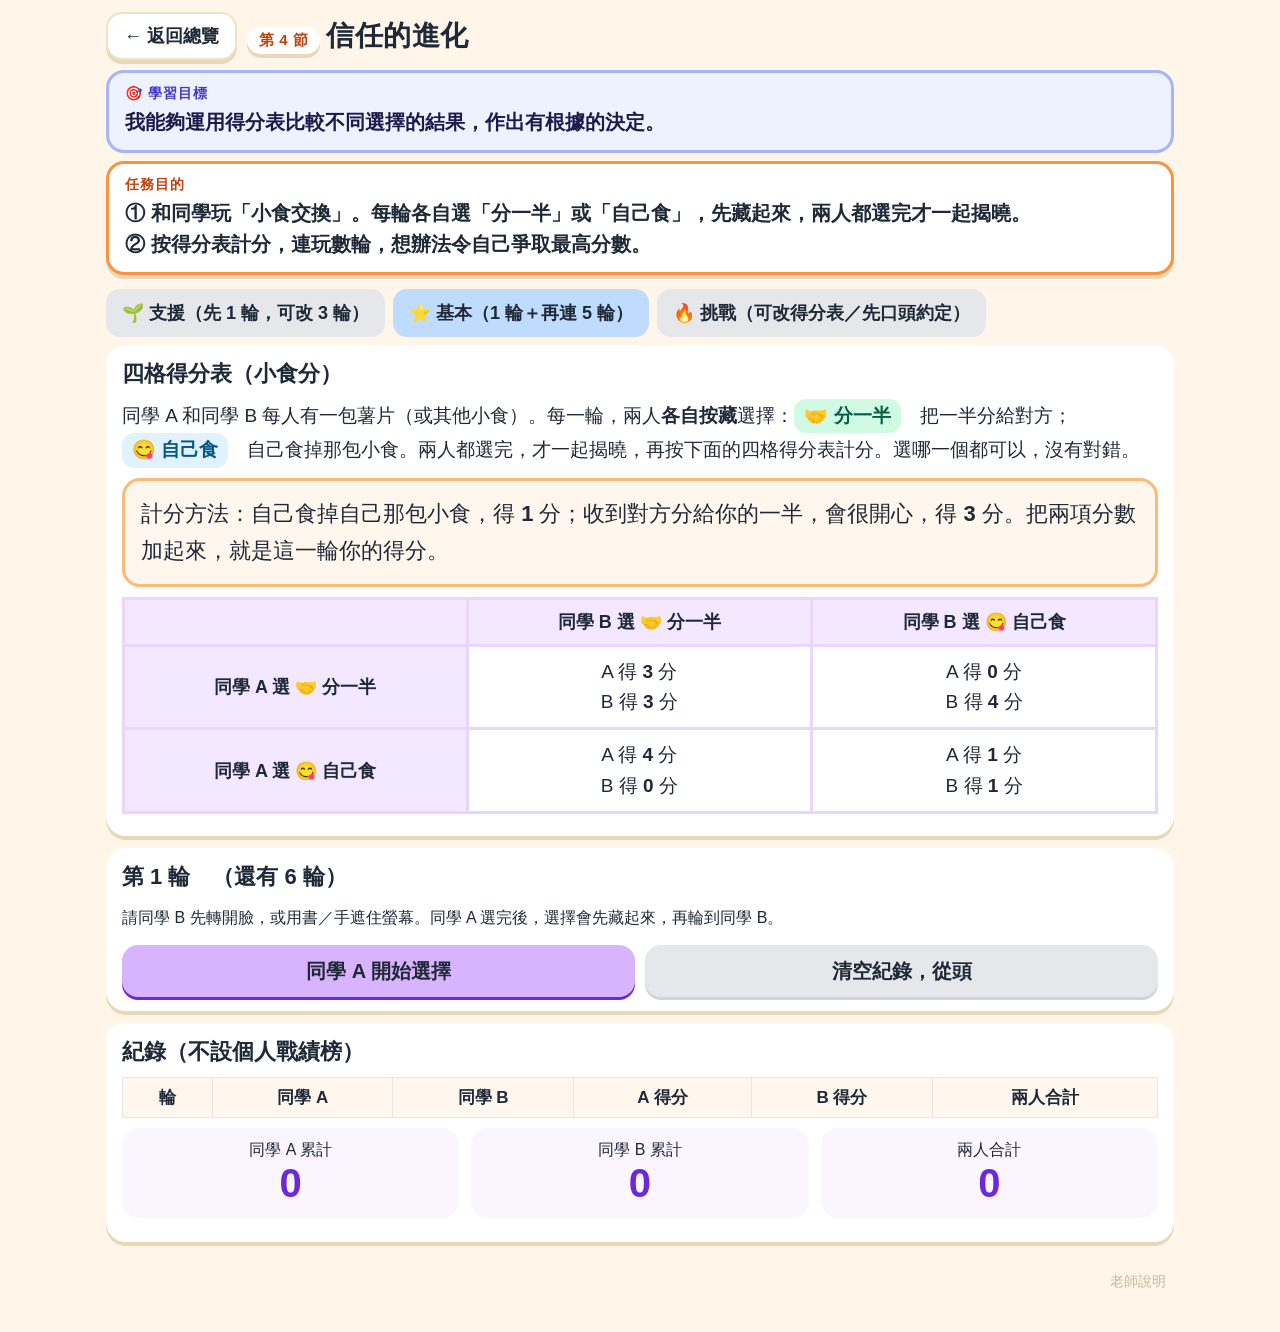
<file: 04-trust/index.html>
<!DOCTYPE html>
<html lang="zh-Hant-HK">
<head>
<meta charset="utf-8">
<meta name="viewport" content="width=device-width, initial-scale=1, viewport-fit=cover">
<meta name="apple-mobile-web-app-capable" content="yes">
<title>第 4 節　信任的進化</title>
<link rel="stylesheet" href="../css/common.css">
<style>
.pay{width:100%;border-collapse:collapse;font-size:18px;margin:8px 0}
.pay th,.pay td{border:3px solid #e9d5ff;padding:10px;text-align:center}
.pay th{background:#f3e8ff}
.pay td.cell{background:#fff;min-width:120px;font-size:19px;line-height:1.6}
.how{font-size:19px;line-height:1.6;margin:6px 0}
.why{font-size:22px;line-height:1.7;margin:10px 0;background:#fff7ed;border:3px solid #fdba74;border-radius:18px;padding:14px 16px}
.why b{font-weight:900}
.tag{display:inline-block;border-radius:12px;padding:2px 10px;font-weight:900}
.tag.ex{background:#d1fae5;color:#065f46}
.tag.kp{background:#e0f2fe;color:#075985}
.scoreline{display:flex;gap:12px;flex-wrap:wrap;justify-content:center;margin:10px 0}
.sc{flex:1;min-width:140px;background:#faf5ff;border-radius:18px;padding:12px;text-align:center}
.sc .n{font-size:40px;font-weight:900;color:#6d28d9}
.choice-btns{display:grid;grid-template-columns:1fr 1fr;gap:12px}
.choice-btns button{min-height:96px;border-radius:22px;font-size:26px;font-weight:900;border:4px solid transparent;line-height:1.3}
.choice-btns button small{display:block;font-size:16px;font-weight:700}
.choice-btns .share{background:#d1fae5;border-color:#059669}
.choice-btns .keep{background:#e0f2fe;border-color:#0284c7}
.cover{background:#4c1d95;color:#fff;border-radius:24px;padding:28px 16px;text-align:center;min-height:220px;display:flex;flex-direction:column;align-items:center;justify-content:center}
.cover h2{color:#fff;font-size:28px}
.reveal-box{display:grid;grid-template-columns:1fr 1fr;gap:12px}
.reveal-box .p{background:#fff;border-radius:18px;padding:14px;text-align:center;border:3px solid #e9d5ff;font-size:19px}
.hist td{font-size:17px}
.agree{display:flex;align-items:center;gap:10px;min-height:48px;font-size:18px}
.agree input{width:28px;height:28px}
.edit-pay input{max-width:80px;min-height:44px;font-size:18px;text-align:center;display:inline-block;width:80px}
</style>
</head>
<body>
<noscript><div class="noscript">請用 Safari 打開這個檔案（不要只在對話預覽裡觀看）。本遊戲需要瀏覽器執行。</div></noscript>
<div class="app">
  <div class="topbar">
    <a class="back" href="../index.html">← 返回總覽</a>
    <div class="brand"><h1><span class="lesson">第 4 節</span>信任的進化</h1></div>
  </div>
  <div class="learn-goal" role="note">
    <div class="lab">🎯 學習目標</div>
    <p>我能夠運用得分表比較不同選擇的結果，作出有根據的決定。</p>
  </div>
  <div class="mission">
    <div class="lab">任務目的</div>
    <p>① 和同學玩「小食交換」。每輪各自選「分一半」或「自己食」，先藏起來，兩人都選完才一起揭曉。<br>② 按得分表計分，連玩數輪，想辦法令自己爭取最高分數。</p>
  </div>
  <div class="levels">
    <button class="lv on" data-l="support">🌱 支援（先 1 輪，可改 3 輪）</button>
    <button class="lv" data-l="basic">⭐ 基本（1 輪＋再連 5 輪）</button>
    <button class="lv" data-l="challenge">🔥 挑戰（可改得分表／先口頭約定）</button>
  </div>

  <div class="panel">
    <h2>四格得分表（小食分）</h2>
    <p class="how">同學 A 和同學 B 每人有一包薯片（或其他小食）。每一輪，兩人<b>各自按藏</b>選擇：<span class="tag ex">🤝 分一半</span>　把一半分給對方；<span class="tag kp">😋 自己食</span>　自己食掉那包小食。兩人都選完，才一起揭曉，再按下面的四格得分表計分。選哪一個都可以，沒有對錯。</p>
    <p class="why">計分方法：自己食掉自己那包小食，得 <b>1</b> 分；收到對方分給你的一半，會很開心，得 <b>3</b> 分。把兩項分數加起來，就是這一輪你的得分。</p>
    <table class="pay" id="payTable"></table>
  </div>

  <div class="panel" id="playPanel"></div>

  <div class="panel">
    <h2>紀錄（不設個人戰績榜）</h2>
    <table class="t hist" id="hist"><thead><tr><th>輪</th><th>同學 A</th><th>同學 B</th><th>A 得分</th><th>B 得分</th><th>兩人合計</th></tr></thead><tbody></tbody></table>
    <div class="scoreline">
      <div class="sc">同學 A 累計<div class="n" id="totA">0</div></div>
      <div class="sc">同學 B 累計<div class="n" id="totB">0</div></div>
      <div class="sc">兩人合計<div class="n" id="totS">0</div></div>
    </div>
  </div>

  <footer class="teacher-entry"><button class="tbtn" id="teacherBtn">老師說明</button></footer>
</div>
<div class="overlay hidden" id="ov"><div class="card" id="ovCard"></div></div>
<script src="../js/common.js"></script>
<script>
/* 情景：小食交換。內部 share＝分一半，keep＝自己食。
   預設得分（自己食得 1，對方分給你得 3，兩項相加）：
   兩人都分一半各 3；一分一半一自己食：分一半者 0、自己食者 4；兩人都自己食各 1。
   囚徒困境：T=4>R=3>P=1>S=0，且 2R=6>T+S=4。 */
const DEFAULT_PAY={ss:[3,3],sk:[0,4],ks:[4,0],kk:[1,1]};
const state={
  level:"basic",
  pay:JSON.parse(JSON.stringify(DEFAULT_PAY)),
  phase:"ready", // ready, a, cover, b, reveal
  pickA:null,pickB:null,hist:[],
  targetRounds:6,
  agreed:false,
  note:""
};

function payoff(a,b){
  const key=(a==="share"?"s":"k")+(b==="share"?"s":"k");
  return state.pay[key];
}
function lab(v){return v==="share"?"🤝 分一半":"😋 自己食";}

function renderPay(){
  const p=state.pay;
  $("payTable").innerHTML=`<tr><th></th><th>同學 B 選 🤝 分一半</th><th>同學 B 選 😋 自己食</th></tr>
    <tr><th>同學 A 選 🤝 分一半</th><td class="cell">A 得 <b>${p.ss[0]}</b> 分<br>B 得 <b>${p.ss[1]}</b> 分</td>
    <td class="cell">A 得 <b>${p.sk[0]}</b> 分<br>B 得 <b>${p.sk[1]}</b> 分</td></tr>
    <tr><th>同學 A 選 😋 自己食</th><td class="cell">A 得 <b>${p.ks[0]}</b> 分<br>B 得 <b>${p.ks[1]}</b> 分</td>
    <td class="cell">A 得 <b>${p.kk[0]}</b> 分<br>B 得 <b>${p.kk[1]}</b> 分</td></tr>`;
}

function renderHist(){
  const tb=$("hist").querySelector("tbody");tb.innerHTML="";
  let a=0,b=0;
  state.hist.forEach((h,i)=>{
    a+=h.sa;b+=h.sb;
    const tr=document.createElement("tr");
    tr.innerHTML=`<td>${i+1}</td><td>${lab(h.a)}</td><td>${lab(h.b)}</td><td>${h.sa}</td><td>${h.sb}</td><td>${h.sa+h.sb}</td>`;
    tb.appendChild(tr);
  });
  $("totA").textContent=a;$("totB").textContent=b;$("totS").textContent=a+b;
}

function playHTML(){
  const round=state.hist.length+1;
  const left=Math.max(0,state.targetRounds-state.hist.length);
  if(state.phase==="ready"){
    const done=state.hist.length>=state.targetRounds;
    return `<h2>第 ${round} 輪${done?"　（加玩）":`　（還有 ${left} 輪）`}</h2>
      ${done?`<p class="msg ok">已玩完 ${state.targetRounds} 輪！看看下面的累計分數。想再玩可以繼續加輪。</p>`:""}
      ${state.hist.length?`<p class="msg hint">小提示：選擇前，可以看看紀錄裏對方之前選了什麼。</p>`:""}
      <p>請同學 B 先轉開臉，或用書／手遮住螢幕。同學 A 選完後，選擇會先藏起來，再輪到同學 B。</p>
      ${state.level==="challenge"?`<label class="agree"><input type="checkbox" id="agreed" ${state.agreed?"checked":""}> 我們先口頭約定了這一輪選「分一半」還是「自己食」（但仍要各自按藏選擇，對方不一定照做）</label>`:""}
      <div class="btn-row"><button class="btn btn-purple" id="startA">同學 A 開始選擇</button>
      <button class="btn" id="resetH">清空紀錄，從頭</button></div>
      ${state.level==="support"&&state.targetRounds<3?`<div class="btn-row"><button class="btn btn-ghost" id="to3">改為連玩 3 輪</button></div>`:""}
      ${state.level==="challenge"?`<div class="btn-row"><button class="btn btn-ghost" id="editPay">改得分表再玩（挑戰）</button></div>`:""}
      ${state.note?`<p class="msg hint">${state.note}</p>`:""}`;
  }
  if(state.phase==="a"||state.phase==="b"){
    const who=state.phase==="a"?"同學 A":"同學 B";
    const other=state.phase==="a"?"同學 B":"同學 A";
    return `<h2>${who}，請選擇</h2>
      <p>${other} 請不要看螢幕。</p>
      <div class="choice-btns">
        <button class="share" id="pickShare">🤝 分一半<small>把一半分給對方</small></button>
        <button class="keep" id="pickKeep">😋 自己食<small>自己食掉那包小食</small></button>
      </div>`;
  }
  if(state.phase==="cover"){
    return `<div class="cover"><h2>選擇已藏好</h2><p>請把 iPad 交給同學 B。同學 A 不要說出自己選了什麼。</p>
      <div class="btn-row"><button class="btn btn-yellow" id="startB">同學 B 開始選擇</button></div></div>`;
  }
  if(state.phase==="reveal"){
    const last=state.hist[state.hist.length-1];
    return `<h2>一齊揭曉第 ${state.hist.length} 輪</h2>
      <div class="reveal-box">
        <div class="p"><div>同學 A</div><div style="font-size:28px;font-weight:900">${lab(last.a)}</div><div>這輪得 <b>${last.sa}</b> 分</div></div>
        <div class="p"><div>同學 B</div><div style="font-size:28px;font-weight:900">${lab(last.b)}</div><div>這輪得 <b>${last.sb}</b> 分</div></div>
      </div>
      <p class="msg">本輪：A 選${lab(last.a)}、B 選${lab(last.b)}，所以 A 得 ${last.sa} 分，B 得 ${last.sb} 分。請在得分表找找看是哪一格。</p>
      <div class="btn-row">
        ${state.hist.length<state.targetRounds?`<button class="btn btn-purple" id="again">下一輪（仍要各自選擇）</button>`:`<button class="btn btn-green" id="again">已玩完，看紀錄／再加輪</button>`}
        <button class="btn" id="stop">先停一停</button>
      </div>`;
  }
  return "";
}

function render(){
  renderPay();
  $("playPanel").innerHTML=playHTML();
  renderHist();
  bindPlay();
}
function bindPlay(){
  if($("startA"))$("startA").onclick=()=>{state.note="";state.phase="a";state.pickA=state.pickB=null;render();};
  if($("startB"))$("startB").onclick=()=>{state.phase="b";render();};
  if($("pickShare"))$("pickShare").onclick=()=>choose("share");
  if($("pickKeep"))$("pickKeep").onclick=()=>choose("keep");
  if($("again"))$("again").onclick=()=>{state.phase="ready";render();};
  if($("stop"))$("stop").onclick=()=>{state.phase="ready";state.note="停一停：可以看看紀錄，每輪兩人各選了什麼、各得幾分。準備好再按「同學 A 開始選擇」。";render();};
  if($("resetH"))$("resetH").onclick=()=>{state.hist=[];state.note="";state.phase="ready";render();};
  if($("agreed"))$("agreed").onchange=()=>{state.agreed=$("agreed").checked;};
  if($("editPay"))$("editPay").onclick=openEditPay;
  if($("to3"))$("to3").onclick=()=>{state.targetRounds=3;render();};
}
function choose(v){
  if(state.phase==="a"){state.pickA=v;state.phase="cover";render();}
  else if(state.phase==="b"){
    state.pickB=v;
    const [sa,sb]=payoff(state.pickA,state.pickB);
    state.hist.push({a:state.pickA,b:state.pickB,sa,sb});
    state.phase="reveal";render();
  }
}

function openEditPay(){
  const p=state.pay;
  openCard(`<div class="edit-pay"><h2>改得分表（挑戰）</h2>
    <p>試試改分數，再玩幾輪，看看大家的選擇會不會改變。請用 0–20 的整數。改完後會清空本局紀錄。</p>
    <p>兩人都 🤝 分一半：各得 <input id="e1" type="number" inputmode="numeric" value="${p.ss[0]}" min="0" max="20"> 分</p>
    <p>一人 😋 自己食、一人 🤝 分一半：自己食的得 <input id="e2" type="number" inputmode="numeric" value="${p.ks[0]}" min="0" max="20"> 分，分一半的得 <input id="e3" type="number" inputmode="numeric" value="${p.sk[0]}" min="0" max="20"> 分</p>
    <p>兩人都 😋 自己食：各得 <input id="e4" type="number" inputmode="numeric" value="${p.kk[0]}" min="0" max="20"> 分</p>
    <p class="msg warn hidden" id="eErr">請每格都填 0–20 的整數。</p>
    <div class="btn-row"><button class="btn btn-primary" id="okP">使用新表</button>
    <button class="btn" id="defP">恢復預設</button>
    <button class="btn" id="noP">取消</button></div></div>`);
  $("okP").onclick=()=>{
    const ids=["e1","e2","e3","e4"];
    const v=ids.map(id=>Number($(id).value));
    if(ids.some(id=>String($(id).value).trim()==="")||v.some(x=>!Number.isInteger(x)||x<0||x>20)){ $("eErr").classList.remove("hidden"); return; }
    const [ss,k,s,kk]=v;
    state.pay={ss:[ss,ss],sk:[s,k],ks:[k,s],kk:[kk,kk]};
    state.hist=[];state.note="";state.phase="ready";closeCard();render();
  };
  $("defP").onclick=()=>{state.pay=JSON.parse(JSON.stringify(DEFAULT_PAY));state.hist=[];state.note="";state.phase="ready";closeCard();render();};
  $("noP").onclick=closeCard;
}

function setLevel(l){
  state.level=l;
  document.querySelectorAll(".lv").forEach(x=>x.classList.toggle("on",x.dataset.l===l));
  if(l==="support") state.targetRounds=1;
  else if(l==="basic") state.targetRounds=6;
  else state.targetRounds=5;
  state.note="";
  state.phase="ready";render();
}
document.querySelectorAll(".lv").forEach(b=>b.onclick=()=>setLevel(b.dataset.l));

$("teacherBtn").onclick=()=>{
  openCard(`<div class="teacher"><h2>老師說明　第 4 節</h2>
  <h3>情景與得分表</h3>
  <p>「小食交換」：每人有一包薯片（或其他小食）。兩位同學各自按藏選擇「🤝 分一半」或「😋 自己食」，兩人都選完才一起揭曉。學生畫面用直觀計法說明：自己食掉自己那包得 1 分，收到對方分給你的一半得 3 分，兩項相加。預設得分（囚徒困境結構，T=4&gt;R=3&gt;P=1&gt;S=0，且 2R=6&gt;T+S=4）：</p>
  <ul><li>兩人都分一半：各得 3 分。</li>
  <li>一人分一半、一人自己食：分一半的 0 分，自己食的 4 分。</li>
  <li>兩人都自己食：各得 1 分。</li></ul>
  <p>選項用日常情景詞，學生畫面不評價哪個選擇「好／壞」，只寫「選哪一個都可以，沒有對錯」。學生畫面不預先揭示合作、一報還一報等結論。</p>
  <h3>學生頁學習目標（學生可見，不預先揭示結論）</h3>
  <p>我能夠運用得分表比較不同選擇的結果，作出有根據的決定。</p>
  <h3>任務目的（學生頁）</h3>
  <p>① 和同學玩「小食交換」。每輪各自選「分一半」或「自己食」，先藏起來，兩人都選完才一起揭曉。<br>② 按得分表計分，連玩數輪，想辦法令自己爭取最高分數。</p>
  <h3>學習目標／教學重點（只給老師，學生畫面不預先揭示）</h3>
  <ul><li>讀懂四格得分表，完成同時選擇，按表計分。</li>
  <li>學生在嘗試中自己發現：無論對方選什麼，「自己食」都令自己這一輪分數較高（對方分一半時 4&gt;3；對方自己食時 1&gt;0）；但若兩人都這樣做，各得 1 分，兩人合計 2 分，比兩人都分一半（合計 6 分）低。只顧自己眼前最高分，兩人合計未必最高。</li>
  <li>連玩數輪後，選擇可能改變：對方之前的選擇會影響自己是否信任對方；互相信任、一直分一半（合作），長遠累計分數往往較高。有組可能自然出現「你上次分我就分、你上次自己食我就自己食」（一報還一報）。這些結論只在全班討論時由老師帶出。</li>
  <li>不引入納什均衡或公式。</li></ul>
  <h3>層次</h3>
  <p>支援：先 1 輪，可改為連玩 3 輪。基本：1 輪＋再連 5 輪（共 6 輪），玩完可再加輪。挑戰：可先口頭約定這一輪選「分一半」還是「自己食」（仍要各自按藏選擇）、或改得分表後再玩，比較選擇有沒有改變。</p>
  <h3>課堂建議</h3>
  <p>玩完後由老師帶全班比較紀錄：哪一格最常出現？誰的累計分數高，兩人合計又如何？可問「如果再玩 10 輪，你會怎樣選？為什麼？」。討論時不要點名或比較誰最常自己食。</p>
  <p>本頁只做前段對局，沒有錦標賽或演化長篇，不設個人戰績榜；紀錄只留在本頁記憶體。</p>
  <div class="btn-row"><button class="btn" id="tClose">關閉</button></div></div>`);
  $("tClose").onclick=closeCard;
};
setLevel("basic");
if(isTeacherMode()) $("teacherBtn").click();

(function selfTest(){
  const t=[];
  function chk(a,b,ea,eb){const r=payoff(a,b);if(r[0]!==ea||r[1]!==eb) t.push({a,b,r,ea,eb});}
  chk("share","share",3,3);chk("share","keep",0,4);chk("keep","share",4,0);chk("keep","keep",1,1);
  if(t.length) console.error("得分表自測失敗",t); else console.log("信任遊戲得分表自測通過");
})();
</script>
</body>
</html>
</file>
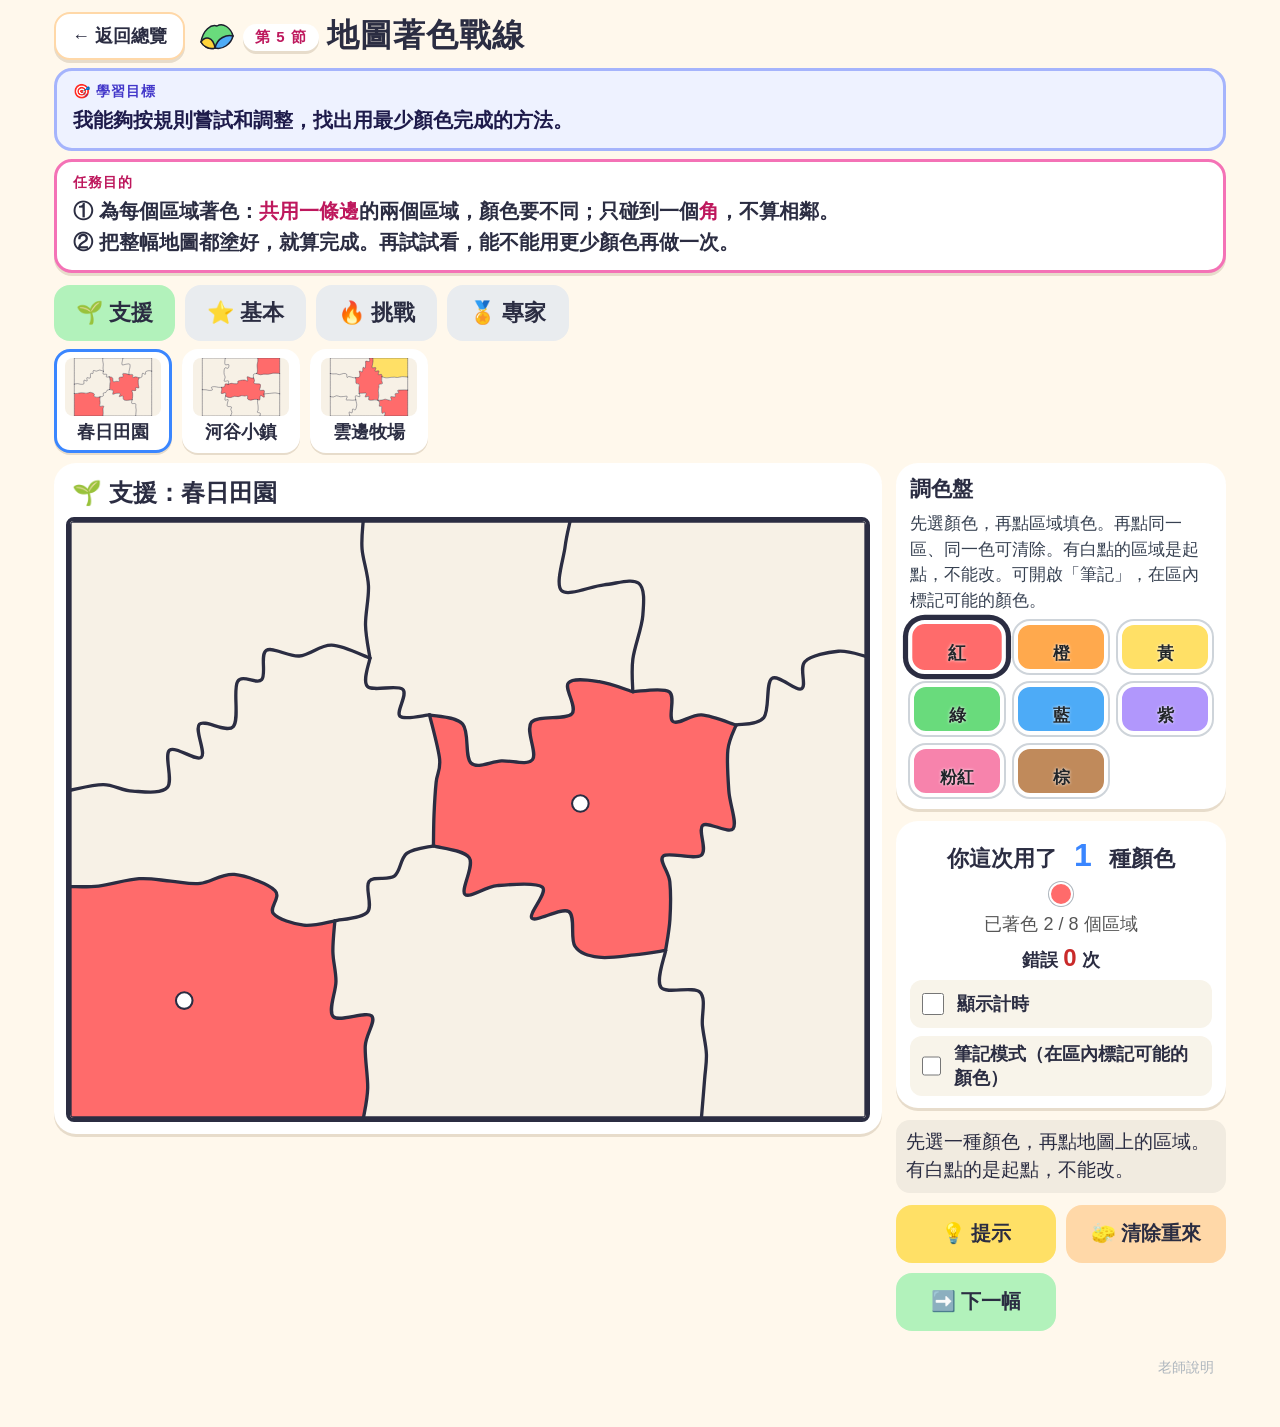
<file: 05-map-coloring/index.html>
<!DOCTYPE html>
<html lang="zh-Hant-HK">
<head>
<meta charset="utf-8">
<meta name="viewport" content="width=device-width, initial-scale=1, maximum-scale=1, user-scalable=no, viewport-fit=cover">
<meta name="apple-mobile-web-app-capable" content="yes">
<title>第 5 節　地圖著色戰線</title>
<style>
:root{--ink:#2b2d42;--bg:#fff8ec;--card:#ffffff;--accent:#ff8c42;--blue:#3a86ff;--green:#2a9d8f;--soft:#f1ebe0;--paper:#f7f1e6}
*{box-sizing:border-box;-webkit-tap-highlight-color:transparent}
html,body{margin:0;height:100%;background:var(--bg);color:var(--ink);font-family:-apple-system,BlinkMacSystemFont,"PingFang TC","Noto Sans TC","PingFang HK","Heiti TC","Microsoft JhengHei",sans-serif;touch-action:manipulation;-webkit-user-select:none;user-select:none;-webkit-text-size-adjust:100%}
button{font-family:inherit;color:inherit;cursor:pointer;touch-action:manipulation}
.app{max-width:1200px;margin:0 auto;padding:12px 14px 40px}
header{display:flex;align-items:center;gap:12px;flex-wrap:wrap}
h1{margin:0;font-size:32px;letter-spacing:1px}
h1 .logo{display:inline-block;width:40px;height:40px;vertical-align:-8px;margin-right:6px}
.levels{display:flex;gap:10px;flex-wrap:wrap;margin:6px 0 8px}
.lv{border:none;border-radius:16px;padding:12px 22px;font-size:22px;font-weight:700;background:#e9ecef;min-height:56px}
.lv.on[data-l=support]{background:#b2f2bb}.lv.on[data-l=basic]{background:#a5d8ff}.lv.on[data-l=challenge]{background:#ffc9c9}.lv.on[data-l=expert]{background:#e5dbff}
.maps{display:flex;gap:10px;flex-wrap:wrap;margin-bottom:10px}
.mc{border:3px solid transparent;background:#fff;border-radius:16px;padding:6px 8px;min-width:118px;min-height:56px;font-size:18px;font-weight:700;display:flex;flex-direction:column;align-items:center;gap:4px;box-shadow:0 2px 0 #e7dccb}
.mc.on{border-color:var(--blue)}
.mc svg{width:96px;height:58px;display:block;min-height:40px;background:var(--paper);border-radius:8px}
.mc .done{font-size:15px;color:var(--green);font-weight:700}
.main{display:grid;grid-template-columns:minmax(0,1fr) 330px;gap:14px;align-items:start}
@media (orientation:portrait),(max-width:900px){.main{grid-template-columns:1fr}}
.board{background:#fff;border-radius:22px;padding:12px;box-shadow:0 3px 0 #e7dccb;position:relative;min-height:280px}
.board h2{margin:2px 6px 8px;font-size:24px}
.map-wrap{width:100%;min-height:280px;background:#efe6d4;border-radius:8px;overflow:hidden;border:4px solid #2b2d42}
#map{width:100%;height:auto;display:block;min-height:280px;max-height:70vh;background:var(--paper);touch-action:manipulation}
.region{stroke:none;cursor:pointer}
.region.fixed{cursor:default}
.chain{fill:none;stroke:#2b2d42;stroke-width:4;stroke-linejoin:round;stroke-linecap:round;pointer-events:none}
.chain.conflict{stroke:#e03131;stroke-width:8}
.region-outline{fill:none;stroke:#e03131;stroke-width:7;stroke-linejoin:round;pointer-events:none}
.pulse-outline{fill:none;stroke:#ffd43b;stroke-width:8;stroke-linejoin:round;stroke-linecap:round;animation:pul 1.1s ease-in-out infinite;pointer-events:none}
@keyframes pul{50%{stroke:#fd7e14;stroke-width:10}}
.fix-dot{fill:#fff;stroke:#2b2d42;stroke-width:2.5;pointer-events:none}
.note-dot{stroke:#2b2d42;stroke-width:1.6;pointer-events:none}
.side{display:flex;flex-direction:column;gap:12px}
.panel{background:#fff;border-radius:22px;padding:12px 14px;box-shadow:0 3px 0 #e7dccb}
.panel h3{margin:0 0 8px;font-size:21px}
.ops{margin:0 0 8px;font-size:17px;line-height:1.5;color:#374151}
.palette{display:grid;grid-template-columns:repeat(3,1fr);gap:10px}
.sw{height:52px;border-radius:16px;border:4px solid #fff;box-shadow:0 0 0 2px #ced4da;font-size:17px;font-weight:700;display:flex;align-items:flex-end;justify-content:center;padding-bottom:4px;color:#212529;text-shadow:0 0 3px #fff}
.sw.on{box-shadow:0 0 0 5px var(--ink);transform:scale(1.04)}
.count{font-size:22px;font-weight:800;text-align:center;line-height:1.4}
.count .n{display:inline-block;min-width:40px;font-size:32px;color:var(--blue)}
.used{display:flex;gap:6px;justify-content:center;min-height:26px;margin-top:4px}
.used i{width:24px;height:24px;border-radius:50%;border:2px solid #fff;box-shadow:0 0 0 1px #adb5bd}
.prog{text-align:center;font-size:18px;color:#555;margin-top:4px}
.stats{display:flex;justify-content:space-around;gap:8px;margin-top:8px;font-size:18px;font-weight:700}
.stats b{font-size:24px;color:#c92a2a}
.toggles{display:flex;flex-direction:column;gap:8px;margin-top:8px}
.tog{display:flex;align-items:center;gap:10px;min-height:48px;font-size:18px;font-weight:700;padding:6px 8px;border-radius:12px;background:#f8f4ea}
.tog input{width:22px;height:22px}
.msg{font-size:19px;line-height:1.5;min-height:56px;padding:8px 10px;border-radius:14px;background:var(--soft)}
.msg.warn{background:#fff0f0}.msg.hint{background:#fff9db}.msg.ok{background:#ecfdf5}
.btns{display:grid;grid-template-columns:1fr 1fr;gap:10px}
.btn{border:none;border-radius:16px;font-size:20px;font-weight:700;min-height:58px;padding:8px;background:#e9ecef}
.btn.hint{background:#ffe066}.btn.clear{background:#ffd8a8}.btn.next{background:#b2f2bb}
.btn.big{font-size:22px;min-height:62px}
.hidden{display:none!important}
.overlay{position:fixed;inset:0;background:rgba(43,45,66,.45);display:flex;align-items:center;justify-content:center;z-index:20;padding:16px}
.card{background:#fff;border-radius:26px;max-width:640px;width:100%;max-height:92vh;overflow:auto;-webkit-overflow-scrolling:touch;padding:22px 22px 18px;box-shadow:0 10px 30px rgba(0,0,0,.25)}
.card h2{margin:0 0 10px;font-size:30px}
.card p{font-size:21px;line-height:1.6;margin:8px 0}
.card .row{display:flex;gap:10px;flex-wrap:wrap;margin-top:14px}
.card .row .btn{flex:1 1 180px}
.big-n{font-size:56px;font-weight:900;color:var(--blue)}
table.t{border-collapse:collapse;width:100%;font-size:18px;margin:6px 0}
table.t td,table.t th{border:1px solid #dee2e6;padding:6px 8px;text-align:center}
.teacher{font-size:17px!important;line-height:1.6}
.teacher h3{font-size:21px;margin:14px 0 4px}
.teacher li{margin:3px 0}
footer{margin-top:18px;text-align:right}
.tbtn{border:none;background:none;color:#adb5bd;font-size:14px;padding:10px 12px}
.confetti{position:fixed;top:-20px;width:12px;height:16px;z-index:30;pointer-events:none;animation:fall 1.8s linear forwards;border-radius:3px}
@keyframes fall{to{transform:translateY(105vh) rotate(540deg);opacity:.6}}
.topbar{display:flex;align-items:center;gap:12px;flex-wrap:wrap;margin:0 0 8px}
.back{display:inline-flex;align-items:center;justify-content:center;min-height:48px;padding:8px 16px;border-radius:16px;background:#fff;box-shadow:0 3px 0 #e7dccb;font-size:18px;font-weight:700;color:inherit;text-decoration:none;border:2px solid #ffd8a8}
.learn-goal{background:#eef2ff;border:3px solid #a5b4fc;border-radius:18px;padding:12px 16px;margin:8px 0 8px;box-shadow:none;cursor:default;-webkit-user-select:none;user-select:none;outline:none}
.learn-goal .lab{font-size:14px;font-weight:800;letter-spacing:1px;color:#4338ca;margin:0 0 4px}
.learn-goal p{margin:0;font-size:20px;line-height:1.55;font-weight:650;color:#1e1b4b}
.learn-goal + .mission{margin-top:8px}
.mission{background:#fff;border:3px solid #f472b6;border-radius:18px;padding:12px 16px;margin:8px 0 12px;box-shadow:0 3px 0 #e7dccb}
.mission .lab{font-size:14px;font-weight:800;letter-spacing:1px;color:#be185d;margin:0 0 4px}
.mission p{margin:0;font-size:20px;line-height:1.55;font-weight:650}
.mission b{color:#be185d}
.lesson{display:inline-block;font-size:15px;font-weight:800;background:#fff;border-radius:999px;padding:4px 12px;margin-right:8px;box-shadow:0 3px 0 #e7dccb;color:#be185d;vertical-align:middle}
</style>
</head>
<body>
<noscript><div style="margin:12px;padding:16px;background:#fff0f0;border-radius:16px;font-size:20px">請用 Safari 打開這個檔案（不要只在對話預覽裡觀看）。本課件需要瀏覽器執行，才能顯示地圖。</div></noscript>
<div class="app">
<div class="topbar">
  <a class="back" href="../index.html">← 返回總覽</a>
  <header>
  <h1><svg class="logo" viewBox="0 0 40 40"><path d="M4 28 C6 16,14 10,20 12 C26 8,34 14,36 22 C30 24,24 32,18 34 C12 36,6 32,4 28Z" fill="#69db7c" stroke="#1c1e2e" stroke-width="1.5"/><path d="M18 34 C20 24,30 20,36 22 C34 30,26 36,18 34Z" fill="#4dabf7" stroke="#1c1e2e" stroke-width="1.5"/><path d="M4 28 C8 22,16 22,18 34 C12 36,6 32,4 28Z" fill="#ffd43b" stroke="#1c1e2e" stroke-width="1.5"/></svg><span class="lesson">第 5 節</span>地圖著色戰線</h1>
  </header>
</div>
<div class="learn-goal" role="note">
  <div class="lab">🎯 學習目標</div>
  <p>我能夠按規則嘗試和調整，找出用最少顏色完成的方法。</p>
</div>
<div class="mission">
  <div class="lab">任務目的</div>
  <p>① 為每個區域著色：<b>共用一條邊</b>的兩個區域，顏色要不同；只碰到一個<b>角</b>，不算相鄰。<br>② 把整幅地圖都塗好，就算完成。再試試看，能不能用更少顏色再做一次。</p>
</div>

<div class="levels" id="levels">
  <button class="lv" data-l="support">🌱 支援</button>
  <button class="lv" data-l="basic">⭐ 基本</button>
  <button class="lv" data-l="challenge">🔥 挑戰</button>
  <button class="lv" data-l="expert">🏅 專家</button>
</div>
<div class="maps" id="mapList"></div>

<div class="main">
  <div class="board">
    <h2 id="mapTitle">地圖</h2>
    <div class="map-wrap" id="mapWrap">
      <svg id="map" xmlns="http://www.w3.org/2000/svg" width="800" height="640" viewBox="0 0 800 640" preserveAspectRatio="xMidYMid meet"></svg>
    </div>
  </div>
  <div class="side">
    <div class="panel">
      <h3>調色盤</h3>
      <p class="ops">先選顏色，再點區域填色。再點同一區、同一色可清除。有白點的區域是起點，不能改。可開啟「筆記」，在區內標記可能的顏色。</p>
      <div class="palette" id="palette"></div>
    </div>
    <div class="panel">
      <div class="count">你這次用了 <span class="n" id="nUsed">0</span> 種顏色</div>
      <div class="used" id="usedDots"></div>
      <div class="prog" id="prog"></div>
      <div class="stats"><span>錯誤 <b id="nErr">0</b> 次</span><span id="timerBox" class="hidden">時間 <b id="timer">00:00</b></span></div>
      <div class="toggles">
        <label class="tog"><input type="checkbox" id="togTimer"> 顯示計時</label>
        <label class="tog"><input type="checkbox" id="togNotes"> 筆記模式（在區內標記可能的顏色）</label>
      </div>
    </div>
    <div class="msg" id="msg">先選一種顏色，再點地圖上的區域。</div>
    <div class="btns">
      <button class="btn hint" id="hintBtn">💡 提示</button>
      <button class="btn clear" id="clearBtn">🧽 清除重來</button>
      <button class="btn next" id="nextBtn">➡️ 下一幅</button>
    </div>
  </div>
</div>
<footer><button class="tbtn" id="teacherBtn">老師說明</button></footer>
</div>

<div class="overlay hidden" id="ov"><div class="card" id="ovCard"></div></div>
<script src="maps-data.js"></script>
<script>
const LEVELS={support:'🌱 支援',basic:'⭐ 基本',challenge:'🔥 挑戰',expert:'🏅 專家'};
const PALETTE=[
 {c:'#ff6b6b',n:'紅'},{c:'#ffa94d',n:'橙'},{c:'#ffe066',n:'黃'},{c:'#69db7c',n:'綠'},
 {c:'#4dabf7',n:'藍'},{c:'#b197fc',n:'紫'},{c:'#f783ac',n:'粉紅'},{c:'#c08a5b',n:'棕'}
];
const UNCOLORED='#f7f1e6';
const ALPH='0123456789ABCDEFGHIJKLMNOPQRSTUVWXYZabcdefghijklmnopqrstuvwxyz';
const $=id=>document.getElementById(id);
const NS='http://www.w3.org/2000/svg';
const el=(t,a)=>{const e=document.createElementNS(NS,t);for(const k in a)e.setAttribute(k,a[k]);return e;};

function norm(raw){
  const adj={};
  const src=raw.adj;
  Object.keys(src).forEach(a=>{
    adj[String(a)]=(src[a]||[]).map(String);
  });
  const fixed={};
  Object.keys(raw.fixed||{}).forEach(k=>fixed[String(k)]=raw.fixed[k]);
  const centres={};
  Object.keys(raw.centres||{}).forEach(k=>centres[String(k)]=raw.centres[k]);
  const paths={};
  Object.keys(raw.paths||{}).forEach(k=>paths[String(k)]=raw.paths[k]);
  const chains=(raw.chains||[]).map((ch,i)=>({
    id:ch.id!=null?ch.id:i,
    a:intOrBorder(ch.a),
    b:intOrBorder(ch.b),
    frame:!!ch.frame,
    d:ch.d
  }));
  const regions=Object.keys(paths);
  return Object.assign({},raw,{adj,fixed,centres,paths,chains,regions,n:regions.length});
}
function intOrBorder(v){return (v===-1||v==="-1")?-1:String(v);}
const MAPS=(typeof MAP_DATA!=='undefined'?MAP_DATA:[]).map(norm);

function cellId(ch){return String(ALPH.indexOf(ch));}
function adjFromGrid(m){
  const rows=m.grid, gh=rows.length, gw=rows[0].length;
  const adj={};
  const add=(a,b)=>{if(a===b) return; (adj[a]||(adj[a]=new Set())).add(b); (adj[b]||(adj[b]=new Set())).add(a);};
  for(let y=0;y<gh;y++) for(let x=0;x<gw;x++){
    const a=cellId(rows[y][x]);
    if(x+1<gw) add(a, cellId(rows[y][x+1]));
    if(y+1<gh) add(a, cellId(rows[y+1][x]));
  }
  const out={};
  Object.keys(adj).forEach(k=>out[k]=[...adj[k]].sort((p,q)=>+p-+q));
  return out;
}
function sameAdj(a,b){
  const ka=Object.keys(a).sort(), kb=Object.keys(b).sort();
  if(ka.join()!==kb.join()) return false;
  return ka.every(k=> (a[k]||[]).slice().sort().join()===(b[k]||[]).slice().sort().join());
}
function isSymmetric(adj){
  for(const a in adj){
    if(adj[a].indexOf(a)!==-1) return false;
    for(const b of adj[a]) if(!adj[b]||adj[b].indexOf(a)===-1) return false;
  }
  return true;
}
function fillsGrid(m){
  if(!m.grid||!m.grid.length) return false;
  const ids=new Set(m.regions);
  const seen=new Set();
  for(const row of m.grid){
    if(row.length!==m.grid[0].length) return false;
    for(const ch of row){
      const i=ALPH.indexOf(ch);
      if(i<0||!ids.has(String(i))) return false;
      seen.add(String(i));
    }
  }
  return seen.size===ids.size && m.grid.length>0;
}
function pairId(a,b){return (+a)<(+b)?a+'|'+b:b+'|'+a;}
function cornerOnlyOk(m){
  /* pairs that share only a vertex must not be in adj */
  const rows=m.grid, gh=rows.length, gw=rows[0].length;
  const idAt=(x,y)=> (y>=0&&x>=0&&y<gh&&x<gw)?cellId(rows[y][x]):null;
  const verts=new Set();
  for(let y=0;y<=gh;y++) for(let x=0;x<=gw;x++){
    const ids=new Set();
    [[x-1,y-1],[x,y-1],[x-1,y],[x,y]].forEach(([cx,cy])=>{const c=idAt(cx,cy); if(c!==null) ids.add(c);});
    const arr=[...ids];
    for(let i=0;i<arr.length;i++) for(let j=i+1;j<arr.length;j++) verts.add(pairId(arr[i],arr[j]));
  }
  const edge=new Set();
  for(let y=0;y<gh;y++) for(let x=0;x<gw;x++){
    const a=idAt(x,y);
    if(x+1<gw){const b=idAt(x+1,y); if(a!==b) edge.add(pairId(a,b));}
    if(y+1<gh){const b=idAt(x,y+1); if(a!==b) edge.add(pairId(a,b));}
  }
  const adjset=new Set();
  for(const a in m.adj) for(const b of m.adj[a]) if((+a)<(+b)) adjset.add(a+'|'+b);
  for(const k of adjset) if(!edge.has(k)) return false;
  for(const k of verts){
    if(!edge.has(k) && adjset.has(k)) return false;
  }
  return true;
}
function colourable(adj,k,pre){
  const vs=Object.keys(adj).sort((p,q)=>adj[q].length-adj[p].length);
  const col=Object.assign({},pre||{});
  const ok=(v,c)=>{for(const u of adj[v]) if(col[u]===c) return false; return true;};
  const go=i=>{
    if(i===vs.length) return true;
    const v=vs[i];
    if(col[v]!==undefined) return go(i+1);
    for(let c=0;c<k;c++){ if(ok(v,c)){col[v]=c; if(go(i+1)) return true; delete col[v];} }
    return false;
  };
  return go(0)?col:null;
}
function chromatic(adj){for(let k=1;k<=4;k++) if(colourable(adj,k)) return k; return 99;}
function fixedConflict(m){
  const f=m.fixed;
  for(const a in f) for(const b of m.adj[a]||[]) if(f[b]!==undefined && f[b]===f[a]) return true;
  return false;
}
function regionConnected(m){
  const rows=m.grid; if(!rows||!rows.length) return false;
  const gh=rows.length, gw=rows[0].length;
  for(const rid of m.regions){
    let sx=-1,sy=-1,total=0;
    for(let y=0;y<gh;y++) for(let x=0;x<gw;x++){
      if(cellId(rows[y][x])===rid){ total++; if(sx<0){sx=x;sy=y;} }
    }
    if(total===0) return false;
    const seen=new Set();
    const q=[[sx,sy]]; seen.add(sx+','+sy);
    let cnt=0;
    while(q.length){
      const [x,y]=q.pop(); cnt++;
      [[1,0],[-1,0],[0,1],[0,-1]].forEach(([dx,dy])=>{
        const nx=x+dx,ny=y+dy,k=nx+','+ny;
        if(nx<0||ny<0||nx>=gw||ny>=gh||seen.has(k)) return;
        if(cellId(rows[ny][nx])!==rid) return;
        seen.add(k); q.push([nx,ny]);
      });
    }
    if(cnt!==total) return false;
  }
  return true;
}
function chainsClosed(m){
  if(!m.chains||!m.chains.length) return false;
  for(const r of m.regions){
    const d=m.paths[r];
    if(!d||d.charAt(0)!=='M'||d.indexOf('Z')===-1) return false;
  }
  const covered=new Set();
  for(const ch of m.chains){
    if(!ch.d||ch.d.charAt(0)!=='M') return false;
    if(ch.a!==-1 && ch.b!==-1) covered.add(pairId(String(ch.a),String(ch.b)));
  }
  for(const a in m.adj) for(const b of m.adj[a]) if((+a)<(+b) && !covered.has(pairId(a,b))) return false;
  return true;
}
function selfTest(){
  return MAPS.map(m=>{
    const fromGrid=m.grid?adjFromGrid(m):null;
    const sym=isSymmetric(m.adj);
    const noSelf=Object.keys(m.adj).every(a=>m.adj[a].indexOf(a)===-1);
    const fill=fillsGrid(m);
    const corners=m.grid?cornerOnlyOk(m):false;
    const adjOk=!fromGrid||sameAdj(fromGrid,m.adj);
    const chi=chromatic(m.adj);
    const preOk=!fixedConflict(m);
    const sol4=colourable(m.adj,4,m.fixed);
    const pathsOk=m.regions.every(r=>m.paths[r]&&m.paths[r].indexOf('Z')!==-1);
    const conn=regionConnected(m);
    const chainsOk=chainsClosed(m);
    const ok=sym&&noSelf&&fill&&corners&&adjOk&&chi<=4&&preOk&&!!sol4&&pathsOk&&conn&&chainsOk;
    const issues=[];
    if(!sym) issues.push('不對稱'); if(!noSelf) issues.push('自鄰'); if(!fill) issues.push('未鋪滿');
    if(!corners) issues.push('只碰角被算相鄰'); if(!adjOk) issues.push('鄰接表與格子不符');
    if(chi>4) issues.push('超過四色'); if(!preOk) issues.push('預填衝突'); if(!sol4) issues.push('預填後無解');
    if(!pathsOk) issues.push('路徑缺失'); if(!conn) issues.push('區域不連通'); if(!chainsOk) issues.push('鏈未閉合或不覆蓋鄰接');
    return {id:m.id,name:m.name,level:m.level,regions:m.n,chi,fixed:Object.keys(m.fixed).length,minTouch:m.minTouchPx,ok,issues,solvable4:!!sol4,connected:conn,chainsOk:chainsOk,pixelOk:m.pixelOk!==false};
  });
}
const TEST=selfTest();
if(TEST.some(t=>!t.ok)) console.error('地圖自測失敗',TEST); else console.log('地圖自測全部通過',TEST);
window.MAP_TEST=TEST;

const state={level:'support',map:null,colour:{},notes:{},pick:0,best:{},hintRegion:null,errors:0,notesOn:false,timerOn:false,t0:0,tick:null,finished:false};

function viewBoxOf(m){return {x:0,y:0,w:m.W,h:m.H};}
function applySvgSize(s,m,minH){
  const vb=viewBoxOf(m);
  s.setAttribute('viewBox', vb.x+' '+vb.y+' '+vb.w+' '+vb.h);
  s.setAttribute('width', String(Math.round(vb.w)));
  s.setAttribute('height', String(Math.round(vb.h)));
  s.setAttribute('preserveAspectRatio','xMidYMid meet');
  s.style.aspectRatio = vb.w+' / '+vb.h;
  s.style.width='100%';
  s.style.height='auto';
  s.style.minHeight=(minH||280)+'px';
  s.style.maxHeight='70vh';
}
function drawThumb(m){
  const vb=viewBoxOf(m);
  const s=el('svg',{viewBox:vb.x+' '+vb.y+' '+vb.w+' '+vb.h,width:String(Math.round(vb.w/8)),height:String(Math.round(vb.h/8)),preserveAspectRatio:'xMidYMid meet'});
  s.style.aspectRatio=vb.w+' / '+vb.h;
  s.style.background=UNCOLORED;
  m.regions.forEach(r=>{
    const c=m.fixed[r];
    s.appendChild(el('path',{d:m.paths[r],fill:c!==undefined?PALETTE[c].c:UNCOLORED,stroke:'none','fill-rule':'nonzero'}));
  });
  (m.chains||[]).forEach(ch=>{
    s.appendChild(el('path',{d:ch.d,fill:'none',stroke:'#2b2d42','stroke-width':'5','stroke-linejoin':'round','stroke-linecap':'round'}));
  });
  return s;
}
function renderLevels(){
  document.querySelectorAll('.lv[data-l]').forEach(b=>b.classList.toggle('on',b.dataset.l===state.level));
  const list=$('mapList');list.innerHTML='';
  MAPS.filter(m=>m.level===state.level).forEach((m,i)=>{
    const b=document.createElement('button');
    b.className='mc'+(state.map&&state.map.id===m.id?' on':'');
    b.type='button';
    const cap=document.createElement('span');cap.textContent=m.name;
    b.appendChild(drawThumb(m));b.appendChild(cap);
    if(state.best[m.id]){const d=document.createElement('span');d.className='done';d.textContent='已完成';b.appendChild(d);}
    b.onclick=()=>loadMap(m);
    list.appendChild(b);
  });
}
function renderPalette(){
  const box=$('palette');box.innerHTML='';
  PALETTE.forEach((c,i)=>{
    const b=document.createElement('button');
    b.type='button';b.className='sw'+(state.pick===i?' on':'');
    b.style.background=c.c;b.textContent=c.n;b.setAttribute('aria-label',c.n);
    b.onclick=()=>{state.pick=i;renderPalette();};
    box.appendChild(b);
  });
}
function conflicts(){
  const a=state.map.adj, out=[];
  for(const r in a) for(const n of a[r]) if((+r)<(+n) && state.colour[r]!==undefined && state.colour[r]===state.colour[n]) out.push([r,n]);
  return out;
}
function usedColours(){
  return [...new Set(Object.keys(state.colour).filter(r=>state.colour[r]!==undefined).map(r=>state.colour[r]))].sort((p,q)=>p-q);
}
function isFixed(r){return state.map.fixed[r]!==undefined;}

function drawMap(){
  const m=state.map,s=$('map');
  if(!m||!s) return;
  applySvgSize(s,m,280);
  s.innerHTML='';
  const conf=conflicts();
  const confSet=new Set();conf.forEach(([a,b])=>{confSet.add(a);confSet.add(b);});
  m.regions.forEach(r=>{
    const c=state.colour[r];
    const p=el('path',{d:m.paths[r],class:'region'+(isFixed(r)?' fixed':''),'data-r':r,fill:c!==undefined?PALETTE[c].c:UNCOLORED,'fill-rule':'nonzero'});
    s.appendChild(p);
  });
  confSet.forEach(r=>{
    s.appendChild(el('path',{d:m.paths[r],class:'region-outline','fill-rule':'nonzero'}));
  });
  const confKeys=new Set(conf.map(([a,b])=>pairId(a,b)));
  (m.chains||[]).forEach(ch=>{
    const key=(ch.a===-1||ch.b===-1)?'':pairId(String(ch.a),String(ch.b));
    s.appendChild(el('path',{d:ch.d,class:'chain'+(key&&confKeys.has(key)?' conflict':'')}));
  });
  if(state.hintRegion&&m.paths[state.hintRegion]){
    s.appendChild(el('path',{d:m.paths[state.hintRegion],class:'pulse-outline'}));
  }
  m.regions.forEach(r=>{
    const notes=state.notes[r]||[];
    const [cx,cy]=m.centres[r]||[0,0];
    notes.forEach((ci,i)=>{
      const ang=(i- (notes.length-1)/2)*14;
      s.appendChild(el('circle',{class:'note-dot',cx:String(cx+ang),cy:String(cy+18),r:'8',fill:PALETTE[ci].c}));
    });
  });
  Object.keys(m.fixed).forEach(r=>{
    const [cx,cy]=m.centres[r]||[0,0];
    s.appendChild(el('circle',{class:'fix-dot',cx:String(cx),cy:String(cy),r:'10'}));
  });
  updateStatus(conf);
}

function updateStatus(conf){
  const u=usedColours();$('nUsed').textContent=u.length;
  const d=$('usedDots');d.innerHTML='';u.forEach(i=>{const e=document.createElement('i');e.style.background=PALETTE[i].c;d.appendChild(e);});
  const total=state.map.regions.length, done=Object.keys(state.colour).length;
  $('prog').textContent=`已著色 ${done} / ${total} 個區域`+(conf&&conf.length?`　｜　相鄰同色：${conf.length} 處`:'');
  $('nErr').textContent=String(state.errors);
}

function setMsg(t,cls){const m=$('msg');m.textContent=t;m.className='msg'+(cls?' '+cls:'');}

function tapRegion(r){
  if(!state.map||state.pick===undefined) return;
  state.hintRegion=null;
  if(isFixed(r)){setMsg('這個區域是起點（有白點），不能改顏色。','hint');drawMap();return;}
  if(state.notesOn){
    const arr=state.notes[r]?state.notes[r].slice():[];
    const i=arr.indexOf(state.pick);
    if(i>=0) arr.splice(i,1); else arr.push(state.pick);
    state.notes[r]=arr;drawMap();setMsg('已更新筆記標記。打開或關閉「筆記」都可以。');return;
  }
  const before=conflicts().length;
  if(state.colour[r]===state.pick) delete state.colour[r];
  else state.colour[r]=state.pick;
  const conf=conflicts();
  if(conf.length>before) state.errors+=1;
  drawMap();
  const total=state.map.regions.length, done=Object.keys(state.colour).length;
  if(conf.length) setMsg('有相鄰區域顏色相同，已用紅色標示。請改其中一區。','warn');
  else if(done===total) finish();
  else setMsg(`很好！還有 ${total-done} 個區域未著色。`);
}

function finish(){
  if(state.finished) return;
  state.finished=true;
  const n=usedColours().length;
  state.best[state.map.id]=Math.min(state.best[state.map.id]||99,n);
  renderLevels();confetti();
  setMsg(`🎉 完成！你這次用了 ${n} 種顏色。`,'ok');
  openCard(`<h2>🎉 完成了！</h2>
   <p>你這次用了 <span class="big-n">${n}</span> 種顏色完成！</p>
   <p>做得好！若想再挑戰，可以試試能不能用更少顏色再著一次。</p>
   <div class="row"><button class="btn clear big" id="cRetry">🔄 再試一次（保留起點）</button>
   <button class="btn next big" id="cNext">➡️ 下一幅</button></div>`);
  $('cRetry').onclick=()=>{closeCard();clearMap();};
  $('cNext').onclick=()=>{closeCard();nextMap();};
}

function resetPlay(keepBest){
  const m=state.map;
  state.colour={};state.notes={};state.hintRegion=null;state.errors=0;state.finished=false;
  if(m) Object.keys(m.fixed).forEach(r=>{state.colour[r]=m.fixed[r];});
  state.t0=Date.now();
  updateTimer();
}
function clearMap(){resetPlay();drawMap();setMsg('已清除（起點顏色仍保留）。再試一次吧！可以試試用更少的顏色。');}
function nextMap(){
  const pool=MAPS.filter(m=>m.level===state.level);
  const i=pool.indexOf(state.map);
  loadMap(pool[(i+1)%pool.length]);
}
function loadMap(m){
  state.map=m;resetPlay();
  $('mapTitle').textContent=`${LEVELS[m.level]}：${m.name}`;
  renderLevels();drawMap();
  setMsg('先選一種顏色，再點地圖上的區域。有白點的是起點，不能改。');
}

function hint(){
  const conf=conflicts();const a=state.map.adj;
  if(conf.length){state.hintRegion=conf[0][0];drawMap();setMsg('💡 閃動的區域旁邊有紅色標記：那兩區顏色一樣。試試把其中一區換色。','hint');return;}
  const total=Object.keys(a).length, done=Object.keys(state.colour).length;
  const pool=Object.keys(a).filter(r=>!isFixed(r)&&(done===total||state.colour[r]===undefined));
  pool.sort((p,q)=>a[q].length-a[p].length);
  const r=pool[0];if(!r){setMsg('💡 起點已經填好，其餘區域也可開始著色。','hint');return;}
  state.hintRegion=r;drawMap();
  if(done===total) setMsg('💡 這幅已完成了。想用少一點顏色？找一種只用在很少區域的顏色，看看那些區域可否換成其他已用的顏色。','hint');
  else setMsg(`💡 閃動的區域有 ${a[r].length} 個鄰居，鄰居比較多。可以先想想它要用甚麼顏色。`,'hint');
}

function updateTimer(){
  if(!state.timerOn) return;
  const s=Math.floor((Date.now()-state.t0)/1000);
  const mm=String(Math.floor(s/60)).padStart(2,'0'), ss=String(s%60).padStart(2,'0');
  $('timer').textContent=mm+':'+ss;
}

function openTeacher(){
  const t=TEST.map(x=>`<tr><td>${LEVELS[x.level]}</td><td>${x.name}</td><td>${x.regions}</td><td><b>${x.chi}</b></td><td>${x.fixed}</td><td>${x.minTouch}</td><td>${x.ok?'✅':'❌'}${x.issues&&x.issues.length?' '+x.issues.join('、'):''}${x.pixelOk===false?' 像素未過':''}</td></tr>`).join('');
  openCard(`<div class="teacher"><h2>老師說明　第 5 節</h2>
  <h3>學習目標</h3>
  <p>學生頁：『我能夠按規則嘗試和調整，找出用最少顏色完成的方法。』</p>
  <h3>任務目的（學生頁）</h3>
  <p>① 為每個區域著色：共用一條邊的兩個區域，顏色要不同；只碰到一個角，不算相鄰。<br>② 把整幅地圖都塗好，就算完成。再試試看，能不能用更少顏色再做一次。</p>
  <ul>
    <li>理解「相鄰」＝共用一條邊；只接角不算。</li>
    <li>讓學生透過不斷嘗試，自己找出每幅地圖最少要用幾種顏色。</li>
    <li>學生頁<b>不會預先告知</b>目標色數，也不會寫「三色不夠／四色就夠」或四色定理。定理與每幅的 χ 只在本說明。</li>
    <li>部分區域預先填色（白點標記、不可改）作為起點。學生可開關計時，也可用「筆記」在區內標記可能的顏色。</li>
  </ul>
  <h3>四色定理（請勿在開始時告訴學生）</h3>
  <p>不論地圖怎樣畫（畫在平面上、每個區域連成一塊），最多用四種顏色就一定夠，可以令相鄰的區域顏色都不同。有些地圖 2 種或 3 種就夠，有些一定要 4 種，但從來不需要 5 種。這個發現叫做「四色定理」。嚴謹證明超出小學程度，課堂只作概念介紹，建議在學生充分嘗試之後，由老師口述揭示。</p>
  <h3>為何調色盤有 8 色、不限四色</h3>
  <p>若一開始限定四色，學生只是在「遵守規則」，失去自己發現「有時更少就夠、有時要較多」的機會。程式會顯示「你這次用了 N 種顏色」，完成後只邀請再試用更少顏色，不會對照最少色數，也不會因多用幾色而判錯。</p>
  <h3>每幅地圖的著色色數 χ（載入時程式自動驗證：鏈拼接閉合、每區連通、鄰接對稱、只碰角不算、預填無衝突且最多四色可解；像素檢查以格子中心取樣，結果見下表）</h3>
  <table class="t"><tr><th>程度</th><th>地圖</th><th>區域數</th><th>最少顏色 χ</th><th>預填</th><th>最小觸控</th><th>自測</th></tr>${t}</table>
  <h3>建議教法（50 分鐘）</h3>
  <ol>
    <li>（5'）只講規則：共邊不同色，接角不算。<b>不要一開始講四色定理，也不要告訴學生「這幅要用幾色」</b>。</li>
    <li>（15'）兩人一部 iPad 玩支援／基本層，記錄自己每幅「用了幾種」（只記自己的嘗試，不對照標準答案）。</li>
    <li>（10'）全班分享：哪幅你用得最少？誰能用更少顏色完成同一幅？有沒有怎樣試都好像少一種就不行的圖？先讓學生說，老師暫不公布 χ。</li>
    <li>（10'）挑戰或專家層：鼓勵先找鄰居最多的區域。</li>
    <li>（10'）全班討論後，才由老師用本頁揭示四色定理，並可對照下表的 χ。</li>
  </ol>
  <h3>調難度</h3>
  <ul>
    <li>中下能力：只玩支援層，利用預填起點。</li>
    <li>能力較高：挑戰或專家層，並要求「用盡可能少的顏色」完成，說明為什麼覺得不能更少（不必先給答案）。</li>
    <li>網址加 <code>?teacher=1</code> 會直接開啟此說明。</li>
  </ul>
  <h3>已知限制</h3>
  <ul>
    <li>地圖為完全鋪滿的長方框。區域由細格子合併（每區連通、大小相近）；格頂點以固定種子輕微抖動（邊框點只沿邊框移動，四角不動）。邊界拆成連結點之間的共用鏈，每條鏈只平滑一次；填色 path 由這些鏈拼成，描邊只畫一次每條鏈，因此無縫隙、無重疊。相鄰＝共用至少一條格邊，只碰一角不算。白點與筆記點在區域內部遠離邊界的格子中心。</li>
    <li>進度只存在本頁記憶體，重新整理會清除；不收集任何個人資料，亦不連網。</li>
    <li>顏色以色塊及中文名稱區分，色覺辨認困難的學生可能需同伴協助。</li>
    <li>尚未在真實 iPad Safari 上實測觸控，上課前請用自己的 iPad 預演。</li>
  </ul>
  <div class="row"><button class="btn big" id="tClose">關閉</button></div></div>`);
  $('tClose').onclick=closeCard;
}
function openCard(html){$('ovCard').innerHTML=html;$('ov').classList.remove('hidden');$('ovCard').scrollTop=0;}
function closeCard(){$('ov').classList.add('hidden');}
function confetti(){const cs=PALETTE.map(p=>p.c);for(let i=0;i<28;i++){const d=document.createElement('div');d.className='confetti';d.style.left=Math.random()*100+'vw';d.style.background=cs[i%cs.length];d.style.animationDelay=Math.random()*.5+'s';document.body.appendChild(d);setTimeout(()=>d.remove(),2600);}}

document.querySelectorAll('.lv[data-l]').forEach(b=>b.onclick=()=>{state.level=b.dataset.l;loadMap(MAPS.find(m=>m.level===state.level));});
$('hintBtn').onclick=hint;$('clearBtn').onclick=clearMap;$('nextBtn').onclick=nextMap;
$('teacherBtn').onclick=openTeacher;
$('ov').addEventListener('click',e=>{if(e.target.id==='ov')closeCard();});
$('togTimer').onchange=()=>{
  state.timerOn=$('togTimer').checked;
  $('timerBox').classList.toggle('hidden',!state.timerOn);
  if(state.timerOn){if(!state.t0) state.t0=Date.now();updateTimer(); if(!state.tick) state.tick=setInterval(updateTimer,500);}
};
$('togNotes').onchange=()=>{state.notesOn=$('togNotes').checked; setMsg(state.notesOn?'筆記模式已開啟：點區域可標記或取消現在選的顏色。':'已關閉筆記模式，點區域會填色。');};
$('map').addEventListener('pointerdown',e=>{
  const t=e.target.closest&&e.target.closest('.region');
  if(!t) return;
  e.preventDefault();
  tapRegion(t.getAttribute('data-r'));
});

renderPalette();
loadMap(MAPS.find(m=>m.level==='support')||MAPS[0]);
if(/[?&]teacher=1/.test(location.search)) openTeacher();
window._map={MAPS,loadMap,state,drawMap,TEST};
</script>
</body>
</html>
</file>
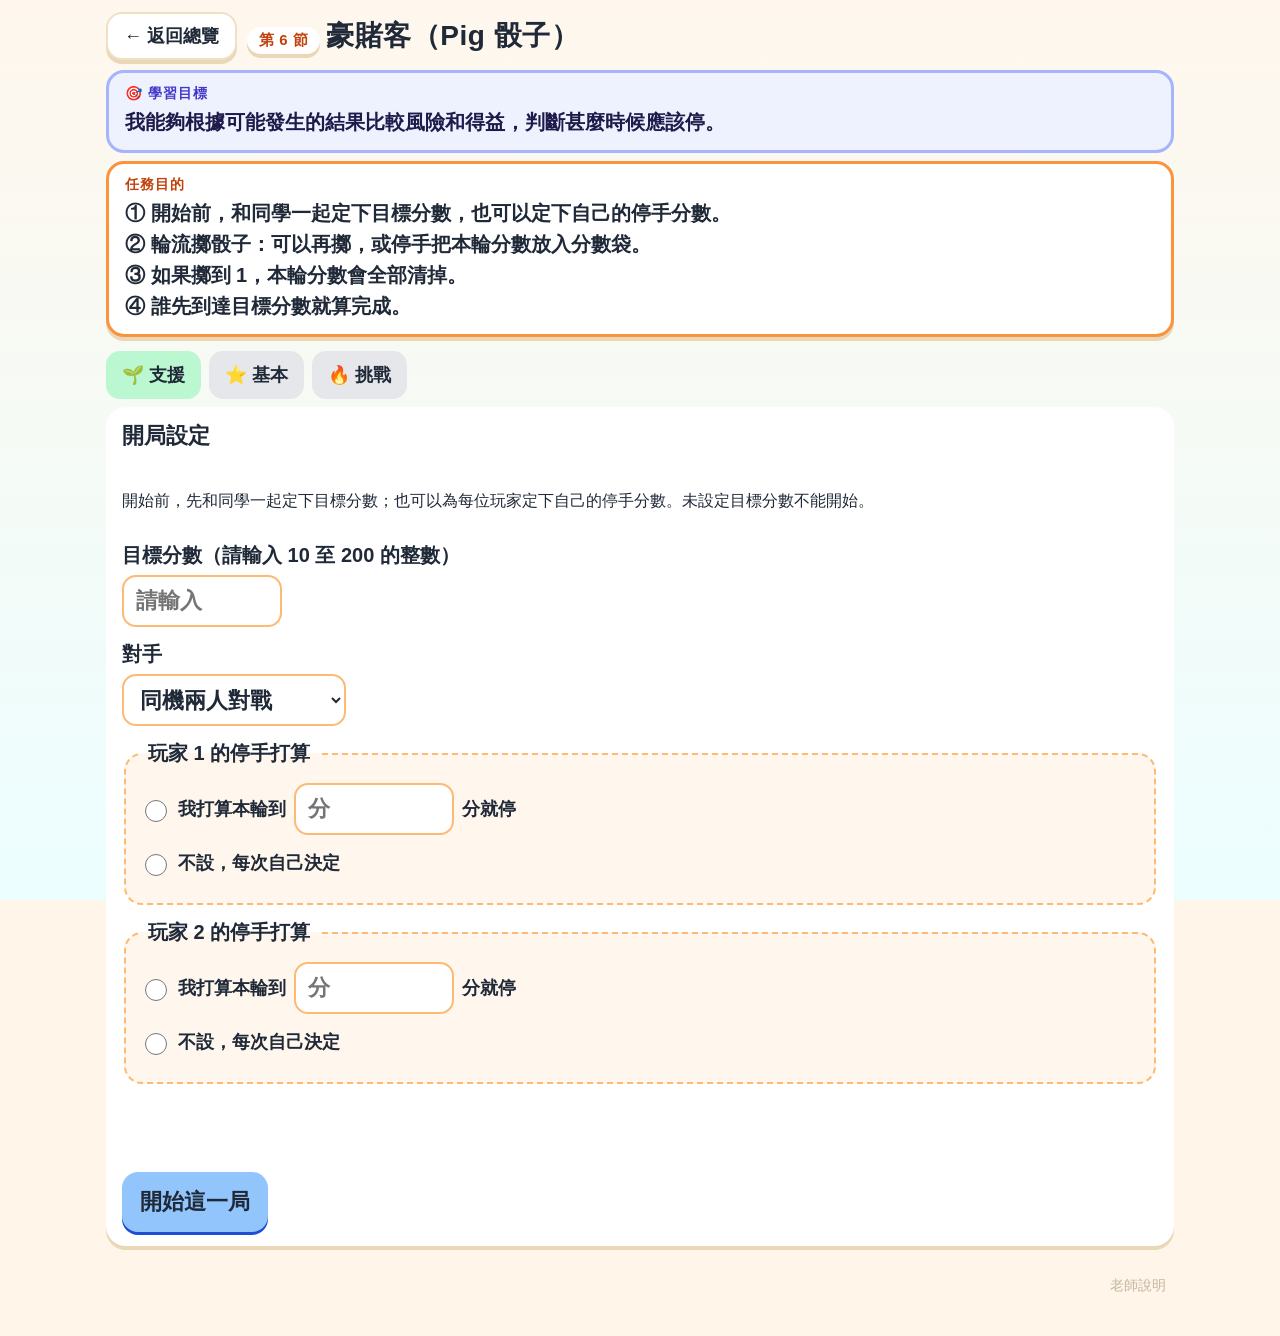
<file: 06-pig/index.html>
<!DOCTYPE html>
<html lang="zh-Hant-HK">
<head>
<meta charset="utf-8">
<meta name="viewport" content="width=device-width, initial-scale=1, maximum-scale=1, user-scalable=no, viewport-fit=cover">
<meta name="apple-mobile-web-app-capable" content="yes">
<title>第 6 節　豪賭客（Pig 骰子）</title>
<link rel="stylesheet" href="../css/common.css">
<style>
body{background:linear-gradient(#fff7ed,#ecfeff) fixed}
.board{display:grid;grid-template-columns:1fr 1fr;gap:12px}
@media (max-width:700px){.board{grid-template-columns:1fr}}
.player{background:#fff;border-radius:22px;padding:14px;box-shadow:var(--shadow);border:4px solid transparent;text-align:center}
.player.on{border-color:#f59e0b;background:#fffbeb}
.player h2{margin:0;font-size:24px}
.bag{font-size:16px;color:#6b7280}
.total{font-size:48px;font-weight:900;color:#b45309;line-height:1.1}
.turn{font-size:28px;font-weight:800;color:#0369a1}
.dice-area{display:flex;flex-direction:column;align-items:center;gap:10px;margin:12px 0}
.die{width:120px;height:120px;min-height:120px;background:#fff;border-radius:24px;border:6px solid #7dd3fc;box-shadow:0 6px 0 #0284c7;display:grid;grid-template-columns:repeat(3,1fr);grid-template-rows:repeat(3,1fr);padding:16px;gap:6px}
.die.shake{animation:shake .35s linear}
@keyframes shake{0%{transform:rotate(-8deg)}50%{transform:rotate(8deg)}100%{transform:rotate(0)}}
.pip{width:100%;height:100%;border-radius:50%;background:transparent}
.pip.on{background:#0f172a}
.ctrl{display:flex;flex-wrap:wrap;gap:10px;justify-content:center}
.ctrl .btn{min-width:140px;min-height:60px;font-size:22px}
.log{max-height:280px;overflow:auto;font-size:16px}
.log li{margin:4px 0}
.setrow{display:flex;flex-direction:column;gap:14px}
.setrow label.field{display:flex;flex-direction:column;align-items:flex-start;gap:6px;font-size:20px;font-weight:700}
.setrow input[type=number],.setrow select,.cmp input[type=number]{min-height:52px;min-width:160px;font-size:22px;border:2px solid #fdba74;border-radius:14px;padding:8px 12px;width:auto;display:inline-block;background:#fff}
.pig{font-size:42px}
.plan{border:2px dashed #fdba74;border-radius:18px;padding:12px 14px;background:#fff7ed}
.plan legend{font-size:20px;font-weight:800;padding:0 8px}
.plan label{display:flex;align-items:center;flex-wrap:wrap;gap:8px;min-height:48px;font-size:18px;font-weight:650;margin:4px 0}
.plan input[type=radio]{width:22px;height:22px}
.hint-box{background:#ecfeff;border:2px solid #67e8f9;border-radius:16px;padding:10px 14px;font-size:18px;line-height:1.5;text-align:center}
.rec-table{width:100%;border-collapse:collapse;font-size:16px;margin-top:8px}
.rec-table th,.rec-table td{border:1px solid #e5e7eb;padding:8px 10px;text-align:left}
.rec-table th{background:#fff7ed}
.plansum{font-size:18px;line-height:1.6;margin:0 0 8px}
.err{color:#b91c1c;font-size:18px;font-weight:700;min-height:24px}
.cmp{background:#f5f3ff;border:2px dashed #c4b5fd;border-radius:18px;padding:12px 14px}
.cmp h3{margin:0 0 8px;font-size:20px}
.cmp .row{display:flex;flex-wrap:wrap;gap:12px;align-items:center}
.play-lock .ctrl .btn{pointer-events:none;opacity:.45}
</style>
</head>
<body>
<noscript><div class="noscript">請用 Safari 打開這個檔案（不要只在對話預覽裡觀看）。本遊戲需要瀏覽器執行。</div></noscript>
<div class="app">
  <div class="topbar">
    <a class="back" href="../index.html">← 返回總覽</a>
    <div class="brand"><h1><span class="lesson">第 6 節</span>豪賭客（Pig 骰子）</h1></div>
  </div>
  <div class="learn-goal" role="note">
    <div class="lab">🎯 學習目標</div>
    <p>我能夠根據可能發生的結果比較風險和得益，判斷甚麼時候應該停。</p>
  </div>
  <div class="mission">
    <div class="lab">任務目的</div>
    <p>① 開始前，和同學一起定下目標分數，也可以定下自己的停手分數。<br>② 輪流擲骰子：可以再擲，或停手把本輪分數放入分數袋。<br>③ 如果擲到 1，本輪分數會全部清掉。<br>④ 誰先到達目標分數就算完成。</p>
  </div>
  <div class="levels">
    <button class="lv on" data-l="support">🌱 支援</button>
    <button class="lv" data-l="basic">⭐ 基本</button>
    <button class="lv" data-l="challenge">🔥 挑戰</button>
  </div>

  <div class="panel setrow" id="setupPanel">
    <h2>開局設定</h2>
    <p>開始前，先和同學一起定下目標分數；也可以為每位玩家定下自己的停手分數。未設定目標分數不能開始。</p>
    <label class="field">目標分數（請輸入 10 至 200 的整數）
      <input id="goal" type="number" min="10" max="200" inputmode="numeric" placeholder="請輸入" value="">
    </label>
    <label class="field">對手
      <select id="opp">
        <option value="friend" selected>同機兩人對戰</option>
        <option value="solo">只記錄自己練習</option>
        <option value="cpu">可選：對簡單電腦</option>
      </select>
    </label>
    <fieldset class="plan" id="plan0">
      <legend>玩家 1 的停手打算</legend>
      <label><input type="radio" name="stop0" value="plan"> 我打算本輪到 <input id="stop0n" type="number" min="1" max="200" inputmode="numeric" placeholder="分" value=""> 分就停</label>
      <label><input type="radio" name="stop0" value="free"> 不設，每次自己決定</label>
    </fieldset>
    <fieldset class="plan" id="plan1">
      <legend id="plan1leg">玩家 2 的停手打算</legend>
      <label><input type="radio" name="stop1" value="plan"> 我打算本輪到 <input id="stop1n" type="number" min="1" max="200" inputmode="numeric" placeholder="分" value=""> 分就停</label>
      <label><input type="radio" name="stop1" value="free"> 不設，每次自己決定</label>
    </fieldset>
    <div class="cmp hidden" id="compareBox">
      <h3>比較兩種停手規則</h3>
      <p>請自己輸入兩個停手分數（不要先填建議值）。開始比較後，玩家 1、玩家 2 會分別用這兩個打算；到達時只會提醒，不會強迫停手。</p>
      <div class="row">
        <label>停手分數甲 <input id="cmpA" type="number" min="1" max="200" inputmode="numeric" placeholder="請輸入" value=""></label>
        <label>停手分數乙 <input id="cmpB" type="number" min="1" max="200" inputmode="numeric" placeholder="請輸入" value=""></label>
        <button class="btn btn-ghost" type="button" id="applyCmp">用這兩個打算開始比較</button>
      </div>
    </div>
    <p class="err" id="setupErr"></p>
    <div class="ctrl" style="justify-content:flex-start">
      <button class="btn btn-blue" id="startBtn">開始這一局</button>
    </div>
  </div>

  <div id="playArea" class="hidden">
    <div class="board">
      <div class="player on" id="p0"><span class="pig" aria-hidden="true">🐷</span><h2 id="n0">玩家 1</h2>
        <div class="bag">分數袋</div><div class="total" id="t0">0</div>
        <div>本輪暫存</div><div class="turn" id="u0">0</div>
        <div class="bag" id="planLab0"></div>
      </div>
      <div class="player" id="p1"><span class="pig" aria-hidden="true">🐷</span><h2 id="n1">玩家 2</h2>
        <div class="bag">分數袋</div><div class="total" id="t1">0</div>
        <div>本輪暫存</div><div class="turn" id="u1">0</div>
        <div class="bag" id="planLab1"></div>
      </div>
    </div>

    <div class="panel">
      <div class="dice-area">
        <div class="die" id="die" aria-label="骰子"></div>
        <div class="hint-box hidden" id="supportHint"></div>
        <div class="msg" id="fb">請先完成開局設定。</div>
        <div class="ctrl">
          <button class="btn btn-blue" id="rollBtn">🎲 再擲</button>
          <button class="btn btn-yellow" id="holdBtn">👜 停手，放入分數袋</button>
        </div>
      </div>
    </div>

    <div class="panel">
      <h2>擲／停紀錄</h2>
      <div class="plansum" id="planSum"></div>
      <table class="rec-table" id="recTable">
        <thead><tr><th>玩家</th><th>輪</th><th>結果</th></tr></thead>
        <tbody id="recBody"></tbody>
      </table>
      <ol class="log" id="log"></ol>
    </div>

    <div class="ctrl" style="margin:12px 0 0">
      <button class="btn btn-ghost" id="newBtn">開新一局（返回設定）</button>
    </div>
  </div>

  <footer class="teacher-entry"><button class="tbtn" id="teacherBtn">老師說明</button></footer>
</div>
<div class="overlay hidden" id="ov"><div class="card" id="ovCard"></div></div>
<script src="../js/common.js"></script>
<script>
const PIP=[[], [4],[0,8],[0,4,8],[0,2,6,8],[0,2,4,6,8],[0,2,3,5,6,8]];
const state={
  started:false,level:"support",goal:null,opp:"friend",
  stopMode:[null,null],stopAt:[null,null],
  tot:[0,0],turn:0,cur:0,over:false,log:[],busy:false,
  rollsThisTurn:0,rounds:[[],[]],reminded:false,compare:false
};

function nameOf(i){
  if(state.opp==="solo") return i===0?"玩家 1":"（此模式只有一人）";
  if(state.opp==="cpu") return i===0?"玩家 1":"電腦";
  return i===0?"玩家 1":"玩家 2";
}
function planText(i){
  if(state.stopMode[i]==="plan" && state.stopAt[i]) return "本輪到 "+state.stopAt[i]+" 分就停（只提醒，不強迫）";
  if(state.stopMode[i]==="free") return "不設，每次自己決定";
  return "尚未設定";
}
function nPlayers(){return state.opp==="solo"?1:2;}

function drawDie(n){
  const d=$("die");d.innerHTML="";
  for(let i=0;i<9;i++){
    const s=document.createElement("i");s.className="pip"+(n&&PIP[n].indexOf(i)!==-1?" on":"");d.appendChild(s);
  }
}
function renderLog(){
  $("planSum").innerHTML=["玩家 1","玩家 2"].slice(0,nPlayers()).map((n,i)=>`${nameOf(i)}　停手打算：${planText(i)}`).join("<br>");
  const rows=[];
  for(let i=0;i<nPlayers();i++){
    state.rounds[i].forEach((r,k)=>{
      const res=r.type==="bust"?`擲到 1，清零（本輪暫存 ${r.lost} 分沒有了，擲了 ${r.rolls} 次）`:`入袋 ${r.pts} 分（擲了 ${r.rolls} 次）`;
      rows.push(`<tr><td>${nameOf(i)}</td><td>第 ${k+1} 輪</td><td>${res}</td></tr>`);
    });
  }
  $("recBody").innerHTML=rows.join("")||`<tr><td colspan="3">尚未有完成的輪次。</td></tr>`;
  $("log").innerHTML=state.log.map(x=>`<li>${x}</li>`).join("");
}
function supportHint(){
  const box=$("supportHint");
  if(state.level!=="support"||!state.started){box.classList.add("hidden");return;}
  box.classList.remove("hidden");
  box.textContent=`本輪已擲 ${state.rollsThisTurn} 次。骰子有 6 面，其中 1 面是 1。`;
}
function atStopPlan(){
  return state.stopMode[state.cur]==="plan" && state.stopAt[state.cur] && state.turn>=state.stopAt[state.cur];
}
function render(){
  $("n0").textContent=nameOf(0);$("n1").textContent=nameOf(1);
  $("t0").textContent=state.tot[0];$("t1").textContent=state.tot[1];
  $("u0").textContent=state.cur===0?state.turn:0;$("u1").textContent=state.cur===1?state.turn:0;
  $("p0").classList.toggle("on",state.started&&!state.over&&state.cur===0);
  $("p1").classList.toggle("on",state.started&&!state.over&&state.cur===1);
  $("p1").style.display=state.opp==="solo"?"none":"";
  $("planLab0").textContent="打算："+(state.stopMode[0]==="plan"?"本輪到 "+state.stopAt[0]+" 分就停":"每次自己決定");
  $("planLab1").textContent="打算："+(state.stopMode[1]==="plan"?"本輪到 "+state.stopAt[1]+" 分就停":"每次自己決定");
  const cpuTurn=state.opp==="cpu"&&state.cur===1;
  $("rollBtn").disabled=!state.started||state.over||state.busy||cpuTurn;
  $("holdBtn").disabled=!state.started||state.over||state.busy||state.turn===0||cpuTurn;
  supportHint();
  renderLog();
}

function chosenRadio(name){
  const el=document.querySelector(`input[name="${name}"]:checked`);
  return el?el.value:null;
}
function parseIntIn(id,min,max){
  const raw=String($(id).value||"").trim();
  if(raw==="") return null;
  const n=Number(raw);
  if(!Number.isInteger(n)||n<min||n>max) return false;
  return n;
}
function validateSetup(){
  const goal=parseIntIn("goal",10,200);
  if(goal===null) return "請先設定目標分數（10 至 200 的整數），才能開始。";
  if(goal===false) return "目標分數請輸入 10 至 200 的整數。";
  const opp=$("opp").value;
  const need=[0];
  if(opp!=="solo") need.push(1);
  for(const i of need){
    const mode=chosenRadio("stop"+i);
    if(!mode) return `請為${i===0?"玩家 1":(opp==="cpu"?"電腦（或替它選一個打算）":"玩家 2")}選擇停手打算：設定本輪到多少分就停，或選擇「不設，每次自己決定」。`;
    if(mode==="plan"){
      const n=parseIntIn("stop"+i+"n",1,200);
      if(n===null) return "已選擇「我打算本輪到 __ 分就停」，請填上一個 1 至 200 的整數。";
      if(n===false) return "停手分數請輸入 1 至 200 的整數。";
    }
  }
  return "";
}
function readPlans(){
  const modes=[], ats=[];
  for(let i=0;i<2;i++){
    const mode=chosenRadio("stop"+i)||"free";
    modes[i]=mode;
    ats[i]=mode==="plan"?parseIntIn("stop"+i+"n",1,200):null;
  }
  return {modes,ats};
}
function startGame(){
  const err=validateSetup();
  $("setupErr").textContent=err;
  if(err) return false;
  const plans=readPlans();
  state.started=true;
  state.goal=parseIntIn("goal",10,200);
  state.opp=$("opp").value;
  state.stopMode=plans.modes;
  state.stopAt=plans.ats;
  state.tot=[0,0];state.turn=0;state.cur=0;state.over=false;state.log=[];state.busy=false;
  state.rollsThisTurn=0;state.rounds=[[],[]];state.reminded=false;
  $("setupPanel").classList.add("hidden");
  $("playArea").classList.remove("hidden");
  drawDie(null);
  $("fb").className="msg";
  $("fb").textContent=`新一局：先到 ${state.goal} 分。輪到 ${nameOf(0)}。課名只是趣味包裝，這裡沒有金錢或獎品。`;
  state.log.push(`新一局開始，目標 ${state.goal} 分。${nameOf(0)} 停手打算：${planText(0)}`+(state.opp!=="solo"?`；${nameOf(1)} 停手打算：${planText(1)}`:"")+"。");
  render();
  return true;
}
function backToSetup(){
  state.started=false;state.over=false;state.busy=false;state.turn=0;state.tot=[0,0];
  $("playArea").classList.add("hidden");
  $("setupPanel").classList.remove("hidden");
  $("setupErr").textContent="";
  $("fb").textContent="請先完成開局設定。";
  drawDie(null);
}

function nextPlayer(){
  state.turn=0;state.rollsThisTurn=0;state.reminded=false;
  if(state.opp==="solo"){state.cur=0;render();$("fb").className="msg";$("fb").textContent=`輪到 ${nameOf(0)}。`;return;}
  state.cur=1-state.cur;
  render();
  $("fb").className="msg";
  $("fb").textContent=`輪到 ${nameOf(state.cur)}。`;
  if(state.opp==="cpu"&&state.cur===1&&!state.over) setTimeout(cpuPlay,600);
}

function rollValue(){return 1+Math.floor(Math.random()*6);}

function maybeRemind(){
  if(!atStopPlan()||state.reminded) return "";
  state.reminded=true;
  return "已到你定的停手分數";
}

function applyRoll(n){
  state.last=n;drawDie(n);
  $("die").classList.remove("shake");void $("die").offsetWidth;$("die").classList.add("shake");
  const who=nameOf(state.cur);
  state.rollsThisTurn+=1;
  if(n===1){
    const lost=state.turn;
    state.rounds[state.cur].push({type:"bust",lost:lost,rolls:state.rollsThisTurn});
    state.log.unshift(`${who} 第 ${state.rounds[state.cur].length} 輪：擲到 1，清零（本輪暫存 ${lost} 分沒有了）。`);
    $("fb").className="msg warn";
    $("fb").textContent=`擲到 1！本輪 ${lost} 分沒有了。換下一個人。`;
    state.turn=0;render();
    if(state._tm) clearTimeout(state._tm);
    state._tm=setTimeout(()=>{state._tm=null; nextPlayer();},700);
  }else{
    state.turn+=n;
    state.log.unshift(`${who} 擲到 ${n}，本輪暫存現在有 ${state.turn} 分。（分數袋仍是 ${state.tot[state.cur]}）`);
    const rem=maybeRemind();
    $("fb").className=rem?"msg hint":"msg";
    $("fb").textContent=rem
      ? rem+"。本輪暫存 "+state.turn+" 分。可以再擲，或停手放入分數袋。"
      : `擲到 ${n}。本輪暫存 ${state.turn} 分。再擲可能更高，但也有機會擲到 1 而全部失去。`;
    render();
  }
}

function doRoll(){
  if(!state.started||state.over||state.busy) return;
  state.busy=true;$("rollBtn").disabled=true;$("holdBtn").disabled=true;
  let t=0,times=8;
  const iv=setInterval(()=>{drawDie(1+Math.floor(Math.random()*6));t++;
    if(t>=times){clearInterval(iv);applyRoll(rollValue());state.busy=false;render();}
  },70);
}

function doHold(){
  if(!state.started||state.over||state.busy||state.turn===0) return;
  const who=nameOf(state.cur);
  const got=state.turn;
  state.tot[state.cur]+=got;
  state.rounds[state.cur].push({type:"bag",pts:got,rolls:state.rollsThisTurn});
  state.log.unshift(`${who} 第 ${state.rounds[state.cur].length} 輪：入袋 ${got} 分。分數袋現在有 ${state.tot[state.cur]} 分。`);
  $("fb").className="msg ok";
  $("fb").textContent=`${who} 把 ${got} 分穩穩放進分數袋。現在袋裡有 ${state.tot[state.cur]} 分。`;
  state.turn=0;
  if(state.tot[state.cur]>=state.goal){
    state.over=true;render();
    $("fb").className="msg ok";
    $("fb").textContent=`${who} 先到 ${state.goal} 分！回看紀錄，比較大家的停手打算和每輪結果。這節和真賭博無關。`;
    state.log.unshift(`${who} 先到目標 ${state.goal} 分。`);
    renderLog();
    return;
  }
  nextPlayer();
}

function cpuHoldThreshold(){
  /* 內部策略，不在畫面顯示任何建議數字：夠過線就停，否則用目標的一小部分作為門檻。 */
  const need=state.goal-state.tot[1];
  const t=Math.max(8, Math.ceil(state.goal/4));
  return Math.min(need, t);
}
function cpuPlay(){
  if(state.over||state.cur!==1||state.opp!=="cpu") return;
  const need=state.goal-state.tot[1];
  if(state.turn>0 && (state.turn>=need || state.turn>=cpuHoldThreshold())){
    doHold();
  }else{
    doRoll();
    const wait=()=>{if(state.busy){setTimeout(wait,80);return;}
      if(state.cur===1&&!state.over) setTimeout(cpuPlay,650);
    };setTimeout(wait,400);
  }
}

function setLevel(l){
  state.level=l;
  document.querySelectorAll(".lv").forEach(x=>x.classList.toggle("on",x.dataset.l===l));
  $("compareBox").classList.toggle("hidden", l!=="challenge");
  if(state.started) backToSetup();
  else supportHint();
}
function syncOppPlans(){
  const solo=$("opp").value==="solo";
  $("plan1").style.display=solo?"none":"";
  $("plan1leg").textContent=$("opp").value==="cpu"?"電腦的停手打算（只作紀錄；電腦按自己的內部策略，畫面不會寫出建議數字）":"玩家 2 的停手打算";
}
document.querySelectorAll(".lv").forEach(b=>b.onclick=()=>setLevel(b.dataset.l));
$("rollBtn").onclick=doRoll;$("holdBtn").onclick=doHold;
$("startBtn").onclick=startGame;
$("newBtn").onclick=backToSetup;
$("opp").onchange=syncOppPlans;
$("applyCmp").onclick=()=>{
  const a=parseIntIn("cmpA",1,200), b=parseIntIn("cmpB",1,200);
  if(a===null||b===null||a===false||b===false){
    $("setupErr").textContent="請先在「停手分數甲」「停手分數乙」各輸入一個 1 至 200 的整數（不要留空）。";
    return;
  }
  document.querySelector('input[name="stop0"][value="plan"]').checked=true;
  document.querySelector('input[name="stop1"][value="plan"]').checked=true;
  $("stop0n").value=String(a);$("stop1n").value=String(b);
  $("opp").value="friend";syncOppPlans();
  startGame();
};

$("teacherBtn").onclick=()=>{
  openCard(`<div class="teacher"><h2>老師說明　第 6 節</h2>
  <h3>學習目標</h3>
  <p>學生頁：『我能夠根據可能發生的結果比較風險和得益，判斷甚麼時候應該停。』</p>
  <h3>任務目的（學生頁）</h3>
  <p>① 開始前，和同學一起定下目標分數，也可以定下自己的停手分數。<br>② 輪流擲骰子：可以再擲，或停手把本輪分數放入分數袋。<br>③ 如果擲到 1，本輪分數會全部清掉。<br>④ 誰先到達目標分數就算完成。</p>
  <ul><li>目標分數和停手分數由學生自己決定，畫面不會預先填好建議數字，也不會強迫停手。</li>
  <li>先玩，再談「為什麼有時該停」：再擲可能更高，也可能失去本輪分數。</li>
  <li>用紀錄比較不同停手打算（入袋幾分，或擲到 1 清零），不教期望值公式。</li>
  <li>課名只是趣味包裝：不用真錢、不兌換獎品、畫面避免賭場風格。</li></ul>
  <h3>分層（不要用固定數字代學生決定）</h3>
  <ul><li>支援：顯示本輪擲了幾次，並提示「骰子有 6 面，其中 1 面是 1」。學生仍須自己定目標和停手打算。</li>
  <li>基本：一般對戰，沒有額外提示。</li>
  <li>挑戰：學生自己輸入兩個停手分數來比較（不預填）。到達自己的停手分數時只提醒「已到你定的停手分數」，不強制停手。</li></ul>
  <h3>背景知識（只給老師，不要在學生開始前揭示）</h3>
  <p>常見數學討論會提到：若以期望值粗略估算，本輪累積到大約 20 分再考慮停，往往較為穩妥。這只是背景，不是要學生一開始就跟著做。電腦對手若被選用，會按內部規則決定是否停手，學生畫面不會寫出建議停手數字。</p>
  <p>電腦對手只是可選，不要強迫使用。實體骰子仍建議備着。</p>
  <div class="btn-row"><button class="btn" id="tClose">關閉</button></div></div>`);
  $("tClose").onclick=closeCard;
};
drawDie(null);setLevel("support");syncOppPlans();
if(isTeacherMode()) $("teacherBtn").click();
window._pig={state,startGame,backToSetup,validateSetup,doRoll,doHold,applyRoll,rollValue,nameOf,planText,
  flush(){ if(state._tm){clearTimeout(state._tm); state._tm=null; nextPlayer();} }};
</script>
</body>
</html>
</file>
<file: css/common.css>
/* 校本趣味數學：共用樣式（離線、系統字體、iPad Safari） */
:root{
  --ink:#1f2937;
  --muted:#4b5563;
  --bg:#fff6e9;
  --card:#ffffff;
  --line:#f0e0c4;
  --accent:#ff7a45;
  --blue:#3b82f6;
  --green:#059669;
  --teal:#0d9488;
  --purple:#7c3aed;
  --pink:#db2777;
  --yellow:#f59e0b;
  --soft:#fff1d6;
  --ok:#ecfdf5;
  --warn:#fff1f2;
  --hint:#fffbeb;
  --shadow:0 4px 0 #ead7b8;
  --radius:20px;
  --font:-apple-system,BlinkMacSystemFont,"PingFang TC","Noto Sans TC","PingFang HK","Heiti TC","Microsoft JhengHei",sans-serif;
  --safe-top:env(safe-area-inset-top,0px);
  --safe-bottom:env(safe-area-inset-bottom,0px);
  --safe-left:env(safe-area-inset-left,0px);
  --safe-right:env(safe-area-inset-right,0px);
}
*{box-sizing:border-box;-webkit-tap-highlight-color:transparent}
html,body{margin:0;min-height:100%;background:var(--bg);color:var(--ink);font-family:var(--font);-webkit-text-size-adjust:100%;text-size-adjust:100%}
body{touch-action:manipulation;padding-left:var(--safe-left);padding-right:var(--safe-right)}
button,input,select,textarea{font-family:inherit;font-size:inherit;color:inherit}
button{cursor:pointer;touch-action:manipulation;border:none}
img,svg{max-width:100%;display:block}
a{color:var(--blue)}
.hidden{display:none!important}

.noscript{margin:12px;padding:16px 18px;background:#fff1f2;border:3px solid #fb7185;border-radius:16px;font-size:20px;line-height:1.55}
.app{max-width:1100px;margin:0 auto;padding:12px 16px calc(28px + var(--safe-bottom))}

/* 頂列 */
.topbar{display:flex;align-items:center;gap:10px;flex-wrap:wrap;margin-bottom:8px}
.back{display:inline-flex;align-items:center;justify-content:center;min-height:48px;min-width:48px;padding:8px 16px;border-radius:16px;background:#fff;box-shadow:var(--shadow);font-size:18px;font-weight:700;color:var(--ink);text-decoration:none;border:2px solid var(--line)}
.back:active{transform:translateY(2px);box-shadow:0 2px 0 #ead7b8}
.brand{flex:1;min-width:200px}
.brand h1{margin:0;font-size:28px;letter-spacing:.5px;line-height:1.25}
.brand .lesson{display:inline-block;font-size:15px;font-weight:800;background:#fff;border-radius:999px;padding:4px 12px;margin-right:6px;box-shadow:var(--shadow);color:#c2410c}

/* 學習目標：與任務目的區分，不可按 */
.learn-goal{background:#eef2ff;border:3px solid #a5b4fc;border-radius:18px;padding:12px 16px;margin:10px 0 8px;box-shadow:none;cursor:default;-webkit-user-select:none;user-select:none;outline:none}
.learn-goal .lab{font-size:14px;font-weight:800;letter-spacing:1px;color:#4338ca;margin:0 0 4px}
.learn-goal p{margin:0;font-size:20px;line-height:1.55;font-weight:650;color:#1e1b4b}
.learn-goal + .mission{margin-top:8px}

/* 任務目的：必須顯眼 */
.mission{background:#fff;border:3px solid #fb923c;border-radius:18px;padding:12px 16px;margin:10px 0 14px;box-shadow:var(--shadow)}
.mission .lab{font-size:14px;font-weight:800;letter-spacing:1px;color:#c2410c;margin:0 0 4px}
.mission p{margin:0;font-size:20px;line-height:1.55;font-weight:650}

/* 面板與按鈕 */
.panel{background:var(--card);border-radius:var(--radius);padding:14px 16px;box-shadow:var(--shadow);margin-bottom:12px}
.panel h2,.panel h3{margin:0 0 10px;font-size:22px}
.msg{font-size:18px;line-height:1.55;padding:10px 12px;border-radius:14px;background:var(--soft);min-height:48px}
.msg.ok{background:var(--ok)}
.msg.warn{background:var(--warn)}
.msg.hint{background:var(--hint)}

.btn{display:inline-flex;align-items:center;justify-content:center;gap:6px;min-height:52px;padding:10px 18px;border-radius:16px;font-size:20px;font-weight:800;background:#e5e7eb;color:var(--ink);box-shadow:0 3px 0 #cfd4da;text-decoration:none;border:none}
.btn:active{transform:translateY(2px);box-shadow:0 1px 0 #cfd4da}
.btn:disabled{opacity:.5;transform:none;cursor:not-allowed}
.btn-primary{background:#fb923c;color:#1f2937;box-shadow:0 3px 0 #c2410c}
.btn-blue{background:#93c5fd;box-shadow:0 3px 0 #1d4ed8}
.btn-green{background:#86efac;box-shadow:0 3px 0 #047857}
.btn-purple{background:#d8b4fe;box-shadow:0 3px 0 #6d28d9}
.btn-pink{background:#f9a8d4;box-shadow:0 3px 0 #be185d}
.btn-yellow{background:#fde047;box-shadow:0 3px 0 #ca8a04}
.btn-teal{background:#5eead4;box-shadow:0 3px 0 #0f766e}
.btn-ghost{background:#fff;border:2px solid var(--line);box-shadow:var(--shadow)}
.btn-row{display:flex;flex-wrap:wrap;gap:10px;margin-top:10px}
.btn-row .btn{flex:1 1 140px}

.levels{display:flex;flex-wrap:wrap;gap:8px;margin:8px 0}
.lv{min-height:48px;padding:8px 16px;border-radius:14px;font-size:18px;font-weight:800;background:#e5e7eb}
.lv.on[data-l=support]{background:#bbf7d0}
.lv.on[data-l=basic]{background:#bfdbfe}
.lv.on[data-l=challenge]{background:#fecaca}

/* 彈窗 */
.overlay{position:fixed;inset:0;background:rgba(31,41,55,.45);display:flex;align-items:center;justify-content:center;z-index:40;padding:16px;padding-top:calc(16px + var(--safe-top))}
.card{background:#fff;border-radius:26px;max-width:640px;width:100%;max-height:92vh;overflow:auto;-webkit-overflow-scrolling:touch;padding:22px;box-shadow:0 12px 32px rgba(0,0,0,.25)}
.card h2{margin:0 0 10px;font-size:28px}
.card p{font-size:19px;line-height:1.6;margin:8px 0}

/* 老師入口要低調 */
.teacher-entry{margin-top:18px;text-align:right}
.tbtn{background:none;border:none;color:#c4b5a0;font-size:14px;padding:10px 8px;min-height:44px}
.teacher{font-size:17px;line-height:1.6}
.teacher h3{font-size:20px;margin:14px 0 4px}
.teacher code{background:#f3f4f6;padding:1px 6px;border-radius:6px}

table.t{border-collapse:collapse;width:100%;font-size:17px;margin:8px 0}
table.t th,table.t td{border:1px solid #e5e7eb;padding:8px;text-align:center}
table.t th{background:#fff7ed}

footer.site{margin-top:16px;color:var(--muted);font-size:14px;text-align:center}

/* 表單 */
label.lab{display:block;font-weight:800;margin:8px 0 4px;font-size:18px}
input[type=text],input[type=number],textarea,select{
  width:100%;min-height:52px;padding:10px 12px;border:3px solid #e7d3ae;border-radius:14px;background:#fff;font-size:22px;font-weight:700
}
textarea{min-height:90px;resize:vertical}
input:focus,textarea:focus,select:focus{outline:3px solid #fdba74;border-color:#fb923c}

.pill{display:inline-flex;align-items:center;gap:4px;background:#fff;border-radius:999px;padding:4px 10px;font-weight:700;font-size:16px}

@media (max-width:700px){
  .brand h1{font-size:24px}
  .mission p,.learn-goal p{font-size:18px}
}
</file>
